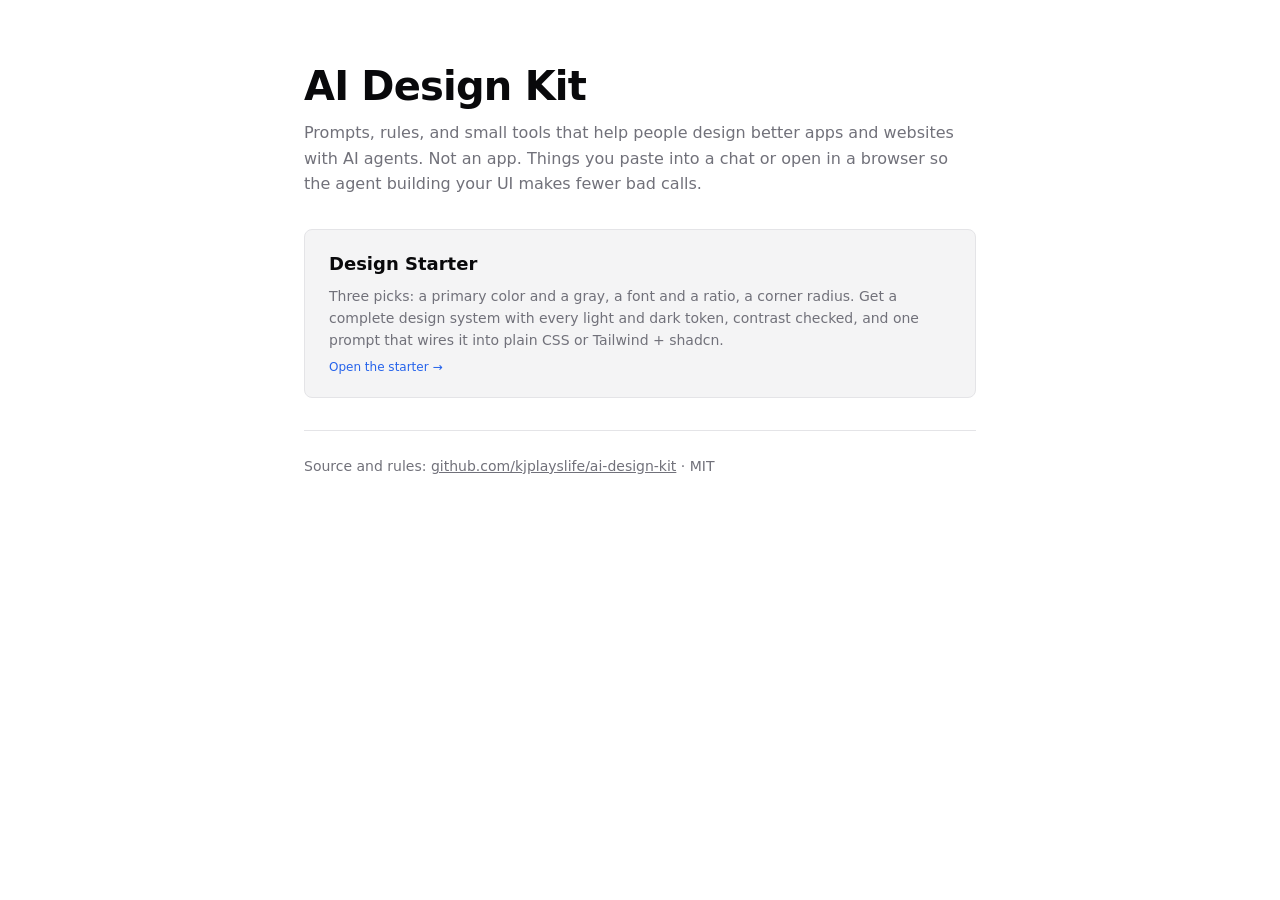
<file: index.html>
<!doctype html>
<html lang="en">
<head>
<meta charset="utf-8">
<meta name="viewport" content="width=device-width, initial-scale=1">
<title>AI Design Kit</title>
<meta name="description" content="Prompts, rules, and small tools that help people design better apps and websites with AI agents.">
<style>
  :root { --bg: #ffffff; --text: #09090b; --text2: #71717a; --border: #e4e4e7; --muted: #f4f4f5; --brand: #2563eb; }
  @media (prefers-color-scheme: dark) { :root { --bg: #09090b; --text: #fafafa; --text2: #a1a1aa; --border: #27272a; --muted: #18181b; --brand: #3b82f6; } }
  * { box-sizing: border-box; }
  body { margin: 0; background: var(--bg); color: var(--text); font: 16px/1.6 Inter, ui-sans-serif, system-ui, sans-serif; -webkit-font-smoothing: antialiased; }
  .page { max-width: 720px; margin: 0 auto; padding: 64px 24px 96px; display: grid; gap: 32px; }
  h1 { font-size: 40px; margin: 0; letter-spacing: -0.02em; line-height: 1.1; }
  h2 { font-size: 18px; margin: 0; font-weight: 600; }
  p { margin: 0; max-width: 65ch; }
  .muted { color: var(--text2); }
  .tools { display: grid; gap: 12px; }
  a.tool { display: grid; gap: 6px; padding: 20px 24px; border: 1px solid var(--border); border-radius: 8px; background: var(--muted); color: inherit; text-decoration: none; }
  a.tool:hover { border-color: var(--text2); }
  a.tool span { font-size: 14px; color: var(--text2); }
  a.tool small { font-size: 12px; color: var(--brand); }
  footer { font-size: 14px; color: var(--text2); border-top: 1px solid var(--border); padding-top: 24px; }
  footer a { color: inherit; }
</style>
</head>
<body>
<div class="page">
  <header>
    <h1>AI Design Kit</h1>
    <p class="muted" style="margin-top:12px">Prompts, rules, and small tools that help people design better apps and websites with AI agents. Not an app. Things you paste into a chat or open in a browser so the agent building your UI makes fewer bad calls.</p>
  </header>
  <section class="tools">
    <a class="tool" href="tools/design-starter/">
      <h2>Design Starter</h2>
      <span>Three picks: a primary color and a gray, a font and a ratio, a corner radius. Get a complete design system with every light and dark token, contrast checked, and one prompt that wires it into plain CSS or Tailwind + shadcn.</span>
      <small>Open the starter →</small>
    </a>
  </section>
  <footer>Source and rules: <a href="https://github.com/kjplayslife/ai-design-kit">github.com/kjplayslife/ai-design-kit</a> · MIT</footer>
</div>
</body>
</html>
</file>
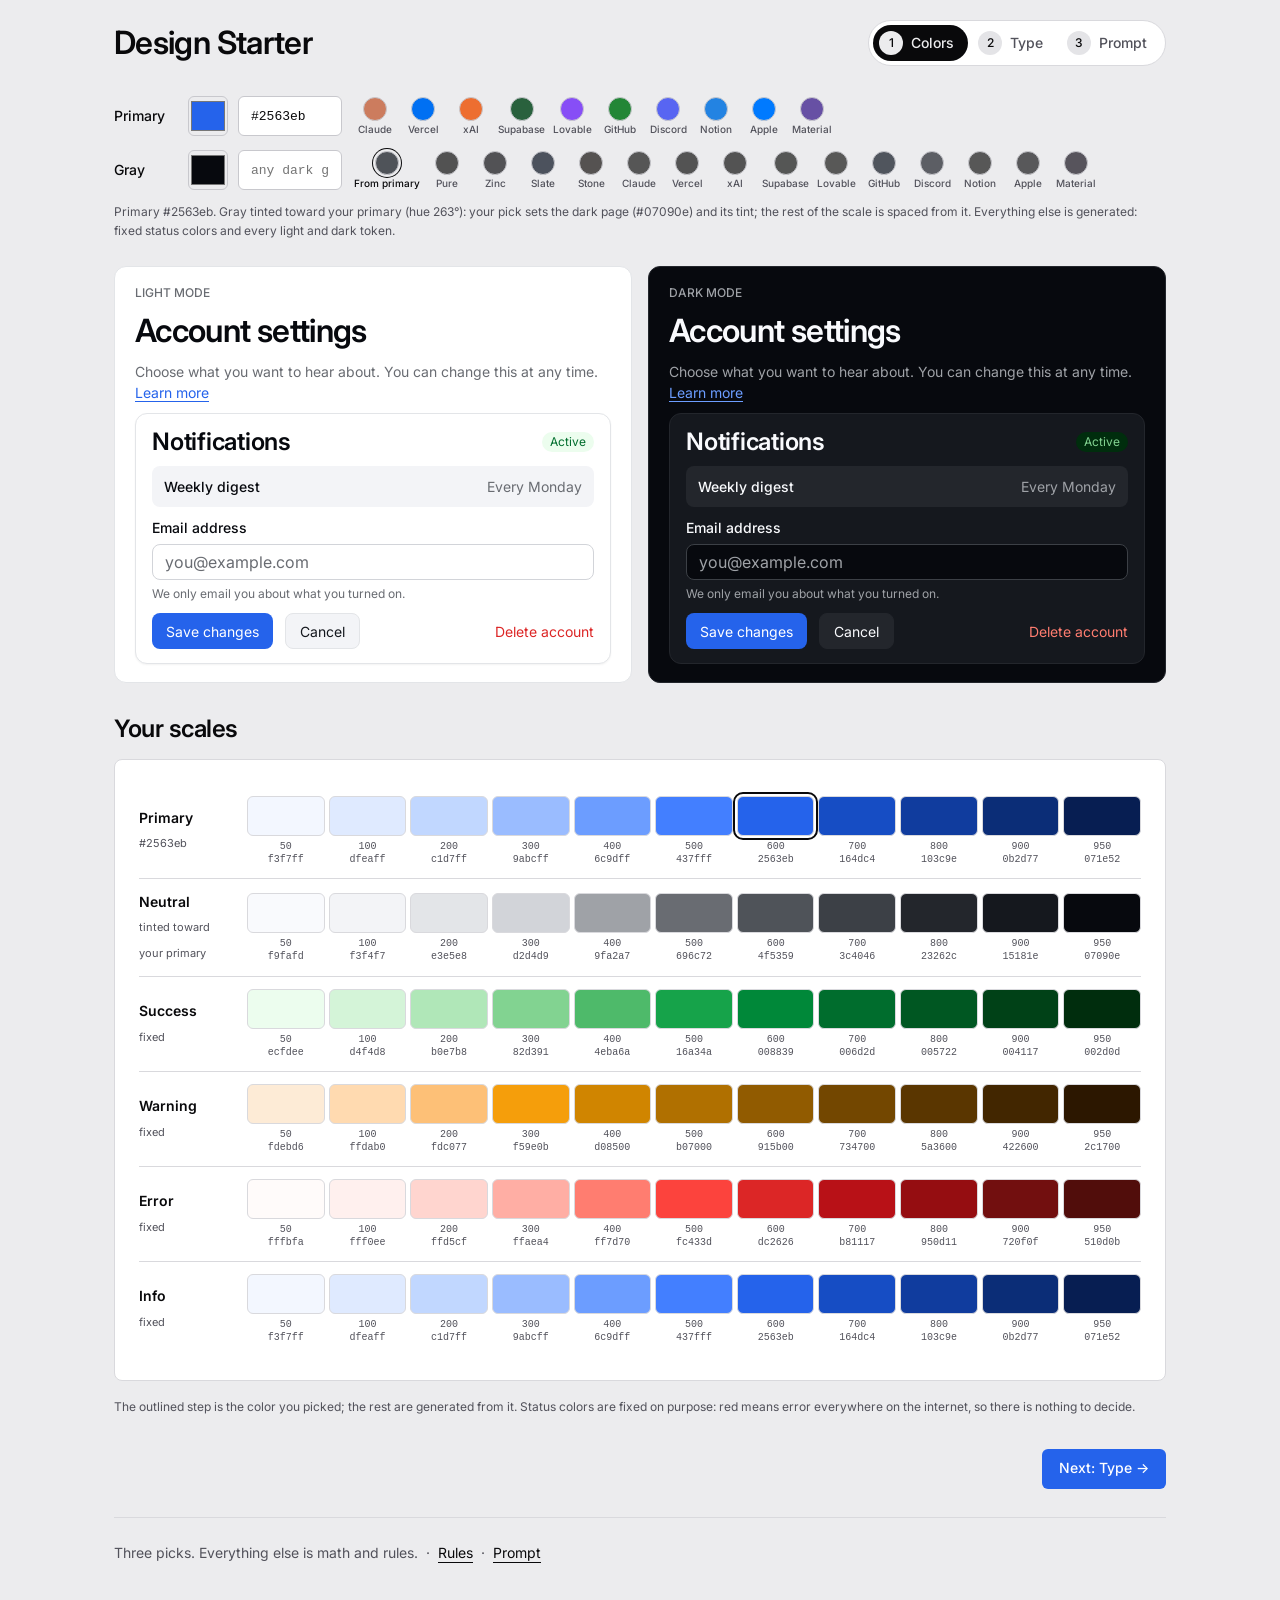
<file: tools/design-starter/index.html>
<!doctype html>
<html lang="en">
<head>
<meta charset="utf-8">
<meta name="viewport" content="width=device-width, initial-scale=1">
<title>Design Starter</title>
<meta name="description" content="Three picks: a primary color and a gray, a font and a ratio, a corner radius. Get a complete design system and one prompt that wires it into your app.">
<link rel="preconnect" href="https://fonts.googleapis.com">
<link rel="preconnect" href="https://fonts.gstatic.com" crossorigin>
<link rel="stylesheet" href="https://fonts.googleapis.com/css2?family=Inter:wght@400;500;600;700&family=Geist:wght@400;500;600;700&family=DM+Sans:wght@400;500;600;700&family=Manrope:wght@400;500;600;700&family=Plus+Jakarta+Sans:wght@400;500;600;700&family=Figtree:wght@400;500;600;700&family=IBM+Plex+Sans:wght@400;500;600;700&family=Source+Sans+3:wght@400;500;600;700&display=swap">
<style>
  :root {
    --bg: #ececee; --card: #ffffff; --muted: #f4f4f5; --hover: #e4e4e7; --border: #d9d9dd; --border2: #c8c8cd;
    --text: #09090b; --text2: #52525b;
    --brand: #2563eb; --brand-fg: #ffffff;
    --ok: #16a34a; --warn: #d97706; --bad: #dc2626;
    --radius: 8px;
    --pick: "Inter", ui-sans-serif, system-ui, sans-serif;
  }
  * { box-sizing: border-box; }
  html { -webkit-font-smoothing: antialiased; }
  body { margin: 0; background: var(--bg); color: var(--text); font: 16px/1.6 Inter, ui-sans-serif, system-ui, -apple-system, "Segoe UI", Roboto, sans-serif; }
  a { color: var(--text); text-decoration: underline; text-underline-offset: 4px; }
  code, .mono { font-family: ui-monospace, "SF Mono", Menlo, Consolas, monospace; font-size: 13px; }
  h1, h2, h3 { margin: 0; letter-spacing: -0.02em; font-weight: 600; line-height: 1.15; }
  h1 { font-size: 32px; }
  h2 { font-size: 24px; }
  h3 { font-size: 16px; letter-spacing: 0; }
  p { margin: 0; max-width: 65ch; }
  .muted { color: var(--text2); }

  .page { max-width: 1100px; margin: 0 auto; padding: 20px 24px 96px; display: grid; gap: 28px; }
  @media (max-width: 640px) { .page { padding: 20px 16px 64px; gap: 28px; } }
  section { display: grid; gap: 16px; }
  .card { background: var(--card); border: 1px solid var(--border); border-radius: var(--radius); padding: 24px; }
  .hint { font-size: 12px; color: var(--text2); }

  /* header + stepper */
  header { display: flex; flex-wrap: wrap; gap: 16px 32px; align-items: center; justify-content: space-between; }
  .steps { display: flex; gap: 4px; background: var(--card); border: 1px solid var(--border); border-radius: 999px; padding: 4px; }
  .steps button { height: 36px; padding: 0 14px 0 6px; border: 0; border-radius: 999px; background: none; color: var(--text2); font-size: 14px; font-weight: 500; display: inline-flex; align-items: center; gap: 8px; cursor: pointer; }
  .steps button .num { width: 24px; height: 24px; border-radius: 50%; display: inline-grid; place-items: center; font-size: 12px; background: var(--hover); color: var(--text); }
  .steps button:hover { color: var(--text); }
  .steps button[aria-current="page"] { background: var(--text); color: var(--bg); }
  .steps button[aria-current="page"] .num { background: var(--bg); color: var(--text); }
  .pg { display: none; gap: 32px; }
  .pg[data-active] { display: grid; }
  .pager { display: flex; justify-content: space-between; gap: 12px; }

  /* controls */
  label { display: block; font-size: 14px; font-weight: 500; margin-bottom: 6px; }
  .field { display: grid; gap: 8px; }
  .row { display: flex; flex-wrap: wrap; gap: 8px; align-items: center; }
  input[type="text"] { height: 40px; padding: 0 12px; border-radius: 6px; border: 1px solid var(--border2); background: var(--card); color: var(--text); font: inherit; font-size: 14px; width: 100%; }
  input.hex { width: 120px; font-family: ui-monospace, Menlo, Consolas, monospace; font-size: 13px; }
  input[type="text"]:focus-visible, button:focus-visible, input[type="color"]:focus-visible { outline: 2px solid var(--brand); outline-offset: 2px; }
  input[type="color"] { width: 40px; height: 40px; padding: 0; border: 1px solid var(--border2); border-radius: 6px; background: none; cursor: pointer; }
  button { height: 40px; padding: 0 16px; border-radius: 6px; border: 1px solid var(--border2); background: var(--card); color: var(--text); font: inherit; font-size: 14px; font-weight: 500; cursor: pointer; }
  button:hover { background: var(--hover); }
  button.primary { background: var(--brand); color: var(--brand-fg); border-color: transparent; }
  button.primary:hover { filter: brightness(1.08); }
  button.sm { height: 32px; padding: 0 12px; font-size: 13px; }
  .seg { display: inline-flex; border: 1px solid var(--border2); border-radius: 6px; overflow: hidden; flex-wrap: wrap; }
  .seg button { border: 0; border-radius: 0; height: auto; min-height: 36px; padding: 6px 12px; line-height: 1.2; background: var(--card); }
  .seg button + button { border-left: 1px solid var(--border2); }
  .seg button[aria-pressed="true"] { background: var(--text); color: var(--bg); }
  .seg button small { display: block; font-size: 11px; font-weight: 400; opacity: .75; margin-top: 2px; }
  .ctl { display: flex; flex-wrap: wrap; gap: 12px 24px; align-items: flex-end; }

  /* split: controls left, light + dark stacked right */
  .split { display: grid; gap: 28px; grid-template-columns: 1fr; align-items: start; }
  .col { display: grid; gap: 20px; }
  @media (min-width: 900px) { .split { grid-template-columns: minmax(0, 1fr) minmax(0, 1fr); gap: 36px; } }
  .pv-wrap.stack { grid-template-columns: 1fr; gap: 12px; }

  /* colors page: one compact row per pick so both previews fit below */
  .crow { display: flex; align-items: center; gap: 8px 10px; flex-wrap: wrap; }
  .crow label { margin: 0; width: 64px; flex: none; }
  .crow input.hex { width: 104px; }
  .crow .sw-row { gap: 0 2px; flex: 1; }
  .crow .swb { min-width: 46px; padding: 3px 2px; gap: 2px; }
  .crow .swb i { width: 24px; height: 24px; }
  .crow .swb span { font-size: 10px; }
  .crow .swb[aria-pressed="true"] i { box-shadow: 0 0 0 2px var(--bg), 0 0 0 3px var(--text); }
  .split .fonts { grid-template-columns: repeat(2, 1fr); }
  @media (max-width: 400px) { .split .fonts { grid-template-columns: 1fr; } }
  .sw-row { display: flex; flex-wrap: wrap; gap: 4px 6px; }
  .swb { display: grid; justify-items: center; gap: 4px; height: auto; padding: 6px 4px; background: none; border: 0; border-radius: 8px; min-width: 56px; }
  .swb:hover { background: var(--hover); }
  .swb i { display: block; width: 32px; height: 32px; border-radius: 50%; border: 1px solid var(--border2); }
  .swb span { font-size: 11px; color: var(--text2); line-height: 1.2; }
  .swb[aria-pressed="true"] i { box-shadow: 0 0 0 2px var(--bg), 0 0 0 4px var(--text); }
  .swb[aria-pressed="true"] span { color: var(--text); }
  .scale-row { display: grid; grid-template-columns: 96px 1fr; gap: 12px; align-items: center; padding: 12px 0; border-bottom: 1px solid var(--border); }
  .scale-row:last-child { border-bottom: 0; }
  .scale-row b { font-weight: 600; font-size: 14px; display: block; }
  .scale-row .sub { font-size: 11px; color: var(--text2); }
  .strip { display: grid; grid-template-columns: repeat(11, 1fr); gap: 4px; }
  .strip .st { display: grid; gap: 4px; justify-items: center; }
  .strip .st i { display: block; width: 100%; height: 40px; border-radius: 6px; border: 1px solid var(--border); }
  .strip .st.anchor i { outline: 2px solid var(--text); outline-offset: 2px; }
  .strip .st span { font-size: 10px; color: var(--text2); font-family: ui-monospace, Menlo, monospace; text-align: center; line-height: 1.3; }
  @media (max-width: 720px) { .scale-row { grid-template-columns: 1fr; gap: 6px; } .strip .st span .hx { display: none; } }

  /* type page */
  .fonts { display: grid; gap: 8px; grid-template-columns: repeat(2, 1fr); }
  @media (min-width: 640px) { .fonts { grid-template-columns: repeat(3, 1fr); } }
  @media (min-width: 900px) { .fonts { grid-template-columns: repeat(5, 1fr); } }
  .font-card { display: grid; grid-template-columns: 40px 1fr; gap: 1px 10px; padding: 9px 11px; height: auto; text-align: left; font-weight: 400; background: var(--card); border: 1px solid var(--border); border-radius: var(--radius); align-items: center; }
  .font-card:hover { background: var(--card); border-color: var(--border2); }
  .font-card[aria-pressed="true"] { border-color: var(--text); box-shadow: 0 0 0 1px var(--text); }
  .font-card .sample { grid-row: 1 / 3; font-size: 26px; line-height: 1; font-weight: 600; letter-spacing: -0.02em; }
  .font-card b { font-weight: 600; font-size: 14px; display: block; white-space: nowrap; overflow: hidden; text-overflow: ellipsis; }
  .font-card .meta { font-size: 11px; color: var(--text2); font-family: Inter, ui-sans-serif, system-ui, sans-serif; line-height: 1.35; }
  .specimen { display: grid; }
  .spec { display: grid; grid-template-columns: 168px 1fr; gap: 16px; align-items: center; padding: 14px 0; border-bottom: 1px solid var(--border); }
  .spec:last-child { border-bottom: 0; }
  .spec .meta { font-size: 12px; color: var(--text2); line-height: 1.5; }
  .spec .meta b { color: var(--text); font-weight: 600; font-size: 13px; }
  .spec .use { display: block; margin-top: 2px; }
  .spec .txt { font-family: var(--pick); overflow-wrap: anywhere; max-width: 65ch; font-size: var(--d); }
  @media (max-width: 720px) { .spec { grid-template-columns: 1fr; gap: 8px; } }
  @media (max-width: 639px) { .spec .txt { font-size: var(--m); } }
  .corner-demo { display: inline-block; width: 22px; height: 22px; border: 2px solid currentColor; border-right: 0; border-bottom: 0; margin-right: 8px; vertical-align: -5px; }

  /* checks */
  .checks { list-style: none; margin: 0; padding: 0; display: grid; gap: 8px; font-size: 14px; }
  .checks li { display: flex; gap: 10px; align-items: flex-start; }
  .dot { flex: none; width: 18px; height: 18px; border-radius: 50%; display: inline-grid; place-items: center; font-size: 11px; font-weight: 600; margin-top: 3px; color: #fff; }
  .dot.ok { background: var(--ok); } .dot.warn { background: var(--warn); } .dot.bad { background: var(--bad); }

  /* preview (shared) */
  .pv-wrap { display: grid; gap: 16px; grid-template-columns: 1fr; }
  @media (min-width: 800px) { .pv-wrap { grid-template-columns: 1fr 1fr; } }
  .pv { padding: 18px 20px; border-radius: 12px; display: grid; gap: 10px; border: 1px solid; font-family: var(--pick); }
  .pv .t { font-size: var(--d); }
  @media (max-width: 639px) { .pv .t { font-size: var(--m); } }
  .pv .pcard { padding: 14px 16px; display: grid; gap: 10px; border: 1px solid; }
  .pv .line { display: flex; justify-content: space-between; align-items: center; padding: 10px 12px; }
  .pv .btn { height: 36px; padding: 0 14px; border: 0; font-weight: 500; display: inline-flex; align-items: center; width: max-content; }
  .pv .inp { height: 36px; display: flex; align-items: center; padding: 0 12px; border: 1px solid; }
  .pv .badge { font-weight: 500; padding: 2px 8px; border-radius: 999px; display: inline-block; }
  .pv .tag { letter-spacing: .08em; text-transform: uppercase; font-weight: 500; }

  /* prompt page */
  .summary { display: grid; gap: 12px; grid-template-columns: repeat(2, 1fr); }
  @media (min-width: 800px) { .summary { grid-template-columns: repeat(5, 1fr); } }
  .sum { display: grid; gap: 6px; padding: 14px; border: 1px solid var(--border); border-radius: var(--radius); background: var(--card); }
  .sum .k { font-size: 11px; letter-spacing: .08em; text-transform: uppercase; color: var(--text2); font-weight: 500; }
  .sum .v { font-weight: 600; font-size: 15px; display: flex; align-items: center; gap: 8px; }
  .sum .v i { width: 18px; height: 18px; border-radius: 50%; border: 1px solid var(--border2); display: inline-block; flex: none; }
  .sum .s { font-size: 12px; color: var(--text2); }
  textarea { width: 100%; min-height: 520px; padding: 12px; border-radius: 6px; border: 1px solid var(--border); background: var(--muted); color: var(--text); font-family: ui-monospace, Menlo, Consolas, monospace; font-size: 12.5px; line-height: 1.5; resize: vertical; }
  .toast { position: fixed; bottom: 24px; left: 50%; transform: translateX(-50%); background: #09090b; color: #fafafa; padding: 10px 16px; border-radius: 6px; font-size: 14px; font-weight: 500; opacity: 0; pointer-events: none; transition: opacity .2s; max-width: 90vw; }
  .toast.show { opacity: 1; }
  footer { border-top: 1px solid var(--border); padding-top: 24px; font-size: 14px; color: var(--text2); }
</style>
</head>
<body>
<div class="page">

  <header>
    <h1>Design Starter</h1>
    <nav class="steps" id="steps" aria-label="Pages">
      <button type="button" data-page="1"><span class="num">1</span>Colors</button>
      <button type="button" data-page="2"><span class="num">2</span>Type</button>
      <button type="button" data-page="3"><span class="num">3</span>Prompt</button>
    </nav>
  </header>

  <!-- ===== PAGE 1 · COLORS ===== -->
  <div class="pg" data-page="1">
    <section style="gap:10px">
      <div class="crow">
        <label for="pHex">Primary</label>
        <input type="color" id="pColor" aria-label="Primary color">
        <input type="text" class="hex" id="pHex" spellcheck="false" aria-label="Primary hex">
        <div class="sw-row" id="brandSw"></div>
      </div>
      <div class="crow">
        <label for="gHex">Gray</label>
        <input type="color" id="gColor" aria-label="Gray color">
        <input type="text" class="hex" id="gHex" spellcheck="false" placeholder="any dark gray" aria-label="Gray hex">
        <div class="sw-row" id="graySw"></div>
      </div>
      <div class="hint" id="colorNote"></div>
      <ul class="checks" id="colorChecks" hidden></ul>
      <div class="pv-wrap" style="margin-top:6px">
        <div class="pv" id="pvLight1"></div>
        <div class="pv" id="pvDark1"></div>
      </div>
    </section>

    <section>
      <h2>Your scales</h2>
      <div class="card"><div id="scales"></div></div>
      <div class="hint">The outlined step is the color you picked; the rest are generated from it. Status colors are fixed on purpose: red means error everywhere on the internet, so there is nothing to decide.</div>
    </section>

    <div class="pager"><span></span><button type="button" class="primary" data-go="2">Next: Type →</button></div>
  </div>

  <!-- ===== PAGE 2 · TYPE ===== -->
  <div class="pg" data-page="2">
    <div class="split">
      <div class="col">
        <div class="field">
          <label style="margin:0">Font</label>
          <div class="fonts" id="fontGrid"></div>
          <div class="row" style="flex-wrap:nowrap">
            <input type="text" id="customFont" placeholder="Or any Google Font, e.g. Space Grotesk" autocomplete="off" aria-label="Any Google Font">
            <button type="button" id="customLoad">Load</button>
          </div>
        </div>
        <div class="ctl">
          <div class="field">
            <label style="margin:0">Ratio</label>
            <div class="seg" id="ratioSeg"></div>
          </div>
          <div class="field">
            <label style="margin:0">Heading weight</label>
            <div class="seg" id="weightSeg">
              <button type="button" data-v="600">600 Semibold<small>Calm. Most apps.</small></button>
              <button type="button" data-v="700">700 Bold<small>Louder. Marketing.</small></button>
            </div>
          </div>
          <div class="field">
            <label style="margin:0">Corners</label>
            <div class="seg" id="radiusSeg"></div>
          </div>
        </div>
        <div class="hint" id="typeNote">One family; headings are the same font, heavier. Body is 16px, fixed. Each heading is the one below it × the ratio, rounded to 4px.</div>
        <ul class="checks" id="typeChecks" hidden></ul>
      </div>
      <div class="pv-wrap stack">
        <div class="pv" id="pvLight2"></div>
        <div class="pv" id="pvDark2"></div>
      </div>
    </div>

    <section>
      <h2>Your scale</h2>
      <div class="card"><div class="specimen" id="specimen"></div></div>
    </section>

    <div class="pager"><button type="button" data-go="1">← Colors</button><button type="button" class="primary" data-go="3">Next: Prompt →</button></div>
  </div>

  <!-- ===== PAGE 3 · PROMPT ===== -->
  <div class="pg" data-page="3">
    <section>
      <div class="summary" id="summary"></div>
    </section>
    <section>
      <h2>Prompt for your agent</h2>
      <p class="muted">One prompt, new project or existing. Paste it into Claude Code, Cursor, or whatever builds your UI. It carries every value and tells the agent to set up the tokens, a DESIGN.md it reads before any UI work, a CLAUDE.md rule, a /design page that shows the whole system live, and a check script. On an existing project it inventories what is there first, then migrates it to the tokens one concern at a time.</p>
      <div class="card" style="display:grid;gap:12px">
        <div class="row" style="justify-content:space-between">
          <div class="field" style="gap:4px">
            <label style="margin:0">What are you building with?</label>
            <div class="seg" id="stackSeg">
              <button type="button" data-v="html">Plain HTML + CSS</button>
              <button type="button" data-v="tailwind">React + Tailwind (shadcn)</button>
            </div>
          </div>
          <div class="row">
            <button type="button" class="sm" id="shareBtn">Copy share link</button>
            <button type="button" class="sm primary" id="copyBtn">Copy prompt</button>
          </div>
        </div>
        <textarea id="exportOut" readonly spellcheck="false" aria-label="Prompt for your agent"></textarea>
      </div>
    </section>
    <div class="pager"><button type="button" data-go="2">← Type</button><span></span></div>
  </div>

  <footer>
    Three picks. Everything else is math and rules. &nbsp;·&nbsp; <a href="RULES.md">Rules</a> &nbsp;·&nbsp; <a href="PROMPT.md">Prompt</a>
  </footer>
</div>
<div class="toast" id="toast" role="status" aria-live="polite"></div>

<script>
const $ = id => document.getElementById(id);
const clamp = (v, a, b) => Math.min(b, Math.max(a, v));
const pad = (s, n) => String(s).padEnd(n);

/* ================= COLOR MATH (sRGB <-> OKLCH) ================= */
function hexToRgb(hex) { const m = /^#?([0-9a-f]{6})$/i.exec(String(hex).trim()); if (!m) return null; const n = parseInt(m[1], 16); return [n >> 16 & 255, n >> 8 & 255, n & 255]; }
const rgbToHex = ([r, g, b]) => '#' + [r, g, b].map(v => v.toString(16).padStart(2, '0')).join('');
const srgbToLin = c => c <= 0.04045 ? c / 12.92 : Math.pow((c + 0.055) / 1.055, 2.4);
const linToSrgb = c => c <= 0.0031308 ? 12.92 * c : 1.055 * Math.pow(c, 1 / 2.4) - 0.055;
function hexToOklch(hex) {
  const [r, g, b] = hexToRgb(hex).map(v => srgbToLin(v / 255));
  const l = Math.cbrt(0.4122214708 * r + 0.5363325363 * g + 0.0514459929 * b);
  const m = Math.cbrt(0.2119034982 * r + 0.6806995451 * g + 0.1073969566 * b);
  const s = Math.cbrt(0.0883024619 * r + 0.2817188376 * g + 0.6299787005 * b);
  const L = 0.2104542553 * l + 0.7936177850 * m - 0.0040720468 * s;
  const a = 1.9779984951 * l - 2.4285922050 * m + 0.4505937099 * s;
  const bb = 0.0259040371 * l + 0.7827717662 * m - 0.8086757660 * s;
  let H = Math.atan2(bb, a) * 180 / Math.PI; if (H < 0) H += 360;
  return { L, C: Math.hypot(a, bb), H };
}
function oklchToLin(L, C, H) {
  const a = C * Math.cos(H * Math.PI / 180), b = C * Math.sin(H * Math.PI / 180);
  const l = (L + 0.3963377774 * a + 0.2158037573 * b) ** 3;
  const m = (L - 0.1055613458 * a - 0.0638541728 * b) ** 3;
  const s = (L - 0.0894841775 * a - 1.2914855480 * b) ** 3;
  return [4.0767416621 * l - 3.3077115913 * m + 0.2309699292 * s, -1.2684380046 * l + 2.6097574011 * m - 0.3413193965 * s, -0.0041960863 * l - 0.7034186147 * m + 1.7076147010 * s];
}
function oklchToHex(L, C, H) {
  const inGamut = v => v.every(x => x >= -0.0005 && x <= 1.0005);
  let rgb = oklchToLin(L, C, H);
  if (!inGamut(rgb)) { let lo = 0, hi = C; for (let i = 0; i < 24; i++) { const mid = (lo + hi) / 2; if (inGamut(oklchToLin(L, mid, H))) lo = mid; else hi = mid; } rgb = oklchToLin(L, lo, H); }
  return rgbToHex(rgb.map(v => Math.round(clamp(linToSrgb(clamp(v, 0, 1)), 0, 1) * 255)));
}
function lum(hex) { const [r, g, b] = hexToRgb(hex).map(v => srgbToLin(v / 255)); return 0.2126 * r + 0.7152 * g + 0.0722 * b; }
function contrast(a, b) { const x = lum(a), y = lum(b); const [hi, lo] = x > y ? [x, y] : [y, x]; return (hi + 0.05) / (lo + 0.05); }
const fmt = r => Math.round(r * 10) / 10;

/* ================= DATA ================= */
const APPS = [
  { name: 'Claude', gray: '#151515', brand: '#cc7c5e' },
  { name: 'Vercel', gray: '#0a0a0a', brand: '#0070f3' },
  { name: 'xAI', gray: '#0a0a0a', brand: '#ed6e30' },
  { name: 'Supabase', gray: '#131413', brand: '#29613d' },
  { name: 'Lovable', gray: '#1d1d1c', brand: '#874ef6' },
  { name: 'GitHub', gray: '#0d1117', brand: '#238636' },
  { name: 'Discord', gray: '#313338', brand: '#5865f2' },
  { name: 'Notion', gray: '#191919', brand: '#2383e2' },
  { name: 'Apple', gray: '#1c1c1e', brand: '#007aff' },
  { name: 'Material', gray: '#141218', brand: '#6750a4' },
];
const GRAYS = [
  { id: 'primary', name: 'From primary' },
  { id: 'pure', name: 'Pure' },
  { id: 'zinc', name: 'Zinc', hex: '#09090b' },
  { id: 'slate', name: 'Slate', hex: '#020617' },
  { id: 'stone', name: 'Stone', hex: '#0c0a09' },
  ...APPS.map(a => ({ id: 'app:' + a.name, name: a.name, hex: a.gray })),
];
const STEPS = [50, 100, 200, 300, 400, 500, 600, 700, 800, 900, 950];
const CHROMA_L = [0.97, 0.93, 0.87, 0.79, 0.70, 0.62, 0.54, 0.46, 0.39, 0.32, 0.25];
const CHROMA_F = [0.15, 0.30, 0.50, 0.72, 0.90, 1.00, 0.97, 0.88, 0.75, 0.60, 0.45];
// Light half of the neutral ladder is fixed (light mode is white either way). The dark half re-spaces between 500 and the page (950),
// whose lightness comes from your pick: a near-black page or a lifted one like Discord's both work.
const NEUTRAL_L = [0.985, 0.967, 0.92, 0.87, 0.71, 0.53];
const DARK_T = [0.23, 0.41, 0.67, 0.82, 1];  // 600..950 as a fraction of the way from 500 down to the page
const PAGE_L_DEFAULT = 0.14, PAGE_L_MIN = 0.10, PAGE_L_MAX = 0.34;  // 0.34 is about Discord; lighter stops being a dark page
const NEUTRAL_F = [0.3, 0.35, 0.45, 0.55, 0.7, 0.85, 1, 1, 1, 1, 1];
const STATUS = [
  { key: 'success', name: 'Success', hex: '#16a34a' },
  { key: 'warning', name: 'Warning', hex: '#f59e0b' },
  { key: 'error', name: 'Error', hex: '#dc2626' },
  { key: 'info', name: 'Info', hex: '#2563eb' },
];
const FALLBACK = 'ui-sans-serif, system-ui, -apple-system, "Segoe UI", Roboto, sans-serif';
const FONTS = [
  { name: 'Inter', note: 'The default. Neutral, made for screens. GitHub, Figma, Linear.' },
  { name: 'Geist', note: "Vercel's font. Cleaner and more technical than Inter." },
  { name: 'DM Sans', note: 'Friendly and round without going soft.' },
  { name: 'Manrope', note: 'Geometric with some personality. Startups.' },
  { name: 'Plus Jakarta Sans', note: 'Warm and modern. Holds up at big sizes.' },
  { name: 'Figtree', note: 'Rounded and approachable. Consumer apps.' },
  { name: 'IBM Plex Sans', note: 'A little industrial. Dashboards and docs.' },
  { name: 'Source Sans 3', note: 'Quiet and classic. Gets out of the way.' },
  { name: 'System', note: 'No download. Looks native on every device. Fastest.', system: true },
];
const RATIOS = [
  { v: 1.2, name: 'Minor third', label: 'Tight', use: 'Dense apps' },
  { v: 1.25, name: 'Major third', label: 'Balanced', use: 'Most apps' },
  { v: 1.333, name: 'Perfect fourth', label: 'Bold', use: 'Marketing pages' },
];
const RADII = [
  { id: 'sharp', name: 'Sharp', md: 4, lg: 6, use: 'Linear, Vercel' },
  { id: 'soft', name: 'Soft', md: 8, lg: 12, use: 'Most apps' },
  { id: 'round', name: 'Round', md: 12, lg: 16, use: 'Consumer apps' },
];
const BASE = 16;
const SAMPLES = {
  h1: 'Build apps that look finished', h2: 'Account settings', h3: 'Notifications', h4: 'Email preferences', h5: 'Weekly digest', h6: 'Delivery',
  'body-lg': 'Everything on this screen comes from one font and one ratio. Change either and the whole app follows.',
  body: 'Your changes are saved automatically. You can undo any change from the history panel for thirty days.',
  'body-sm': 'Last synced 2 minutes ago · 14 items · Save changes',
  caption: 'Helper text sits under the field it explains. Timestamps and legal text live here too.',
};
const USES = {
  h1: 'Hero and page titles on marketing pages', h2: 'Page title inside the app', h3: 'Section titles, dialog titles',
  h4: 'Card titles', h5: 'Small headings, table titles', h6: 'Group labels, sidebar sections',
  'body-lg': 'Intro paragraphs, empty states', body: 'Paragraphs, inputs, list items',
  'body-sm': 'Labels, buttons, table cells, nav. Weight 500 for labels and buttons', caption: 'Helper text, timestamps. Uppercase +0.08em for eyebrows',
};

/* ================= STATE ================= */
const state = { primary: '#2563eb', gray: 'primary', font: 'Inter', custom: '', ratio: 1.25, hw: 600, radius: 'soft', stack: 'tailwind', page: 1 };

/* ================= COLORS ================= */
function chromaScale(hex) {
  const { L, C, H } = hexToOklch(hex);
  let k = 0; CHROMA_L.forEach((l, i) => { if (Math.abs(l - L) < Math.abs(CHROMA_L[k] - L)) k = i; });
  const d = L - CHROMA_L[k], base = C / CHROMA_F[k];
  return STEPS.map((step, i) => ({ step, anchor: i === k, hex: i === k ? hex.toLowerCase() : oklchToHex(clamp(CHROMA_L[i] + d, 0.12, 0.99), base * CHROMA_F[i], H) }));
}
function grayTint() {
  if (state.gray === 'pure') return { C: 0, H: 0, L: PAGE_L_DEFAULT, label: 'pure, no tint' };
  if (state.gray === 'primary') { const { C, H } = hexToOklch(state.primary); if (C < 0.03) return { C: 0, H: 0, L: PAGE_L_DEFAULT, label: 'pure gray (your primary has no hue to borrow)' }; return { C: 0.012, H, L: PAGE_L_DEFAULT, label: `tinted toward your primary (hue ${Math.round(H)}°)` }; }
  const g = GRAYS.find(x => x.id === state.gray);
  const hex = g ? g.hex : state.gray;
  const { L, C, H } = hexToOklch(hex);
  const c = Math.min(C, 0.02), l = clamp(L, PAGE_L_MIN, PAGE_L_MAX);
  const lift = l > 0.30 ? ', lifted page' : l > 0.20 ? ', soft page' : '';
  const clampNote = L > PAGE_L_MAX ? ' (pulled down to stay a dark page)' : '';
  return { C: c, H, L: l, label: `${g ? 'like ' + g.name : 'from ' + hex} (hue ${Math.round(H)}°${c < 0.004 ? ', practically pure' : ''}${lift}${clampNote})` };
}
function neutralScale() {
  const { C, H, L } = grayTint();
  const L500 = NEUTRAL_L[5];
  const ladder = [...NEUTRAL_L, ...DARK_T.map(t => L500 - t * (L500 - L))];
  return STEPS.map((step, i) => ({ step, hex: oklchToHex(ladder[i], C * NEUTRAL_F[i], H) }));
}
const at = (S, step) => S.find(x => x.step === step).hex;
function buildTokens() {
  const P = chromaScale(state.primary), N = neutralScale();
  const S = Object.fromEntries(STATUS.map(s => [s.key, chromaScale(s.hex)]));
  const n = s => at(N, s), p = s => at(P, s);
  const neutralBrand = hexToOklch(state.primary).C < 0.03;
  const idx = s => STEPS.indexOf(s), hx = i => P[i].hex, ink = n(950), white = '#ffffff';
  const passes = (bg, fg) => contrast(bg, fg) >= 4.5;
  const a = P.findIndex(x => x.anchor);
  const s = Math.max(a, idx(500));
  let pl, plFg;
  const bright = a <= idx(400) && passes(hx(a), ink);
  if (bright) { pl = hx(a); plFg = ink; }
  else if (passes(hx(s), white)) { pl = hx(s); plFg = white; }
  else if (s + 1 < P.length && passes(hx(s + 1), white)) { pl = hx(s + 1); plFg = white; }
  else if (passes(hx(s), ink)) { pl = hx(s); plFg = ink; }
  else { let i = s; while (i < P.length - 1 && !passes(hx(i), white)) i++; pl = hx(i); plFg = white; }
  let pd, pdFg;
  if (bright) { pd = hx(a); pdFg = ink; }
  else if (passes(p(500), white)) { pd = p(500); pdFg = white; }
  else if (passes(p(600), white) && contrast(p(600), n(950)) >= 1.5) { pd = p(600); pdFg = white; }
  else if (passes(p(500), ink)) { pd = p(500); pdFg = ink; }
  else { pd = p(400); pdFg = ink; }
  let ll = [600, 700, 800].map(p).find(h => passes(h, white)) || p(800);
  let ld = [400, 300, 200].map(p).find(h => passes(h, n(950)) && passes(h, n(900))) || p(200);
  if (neutralBrand) { pl = n(950); plFg = white; pd = n(50); pdFg = n(950); ll = n(950); ld = n(50); }
  const st = (key, mode) => {
    const sc = S[key]; const bg = mode === 'light' ? at(sc, 600) : at(sc, 500);
    // status text is text: on dark it steps lighter until it passes on both page and card (a lifted page needs 300)
    const text = mode === 'light' ? at(sc, 600) : ([400, 300, 200].map(s => at(sc, s)).find(h => passes(h, n(950)) && passes(h, n(900))) || at(sc, 200));
    return { bg, fg: passes(bg, white) ? white : ink, soft: mode === 'light' ? at(sc, 50) : at(sc, 950), softFg: mode === 'light' ? at(sc, 700) : at(sc, 300), text };
  };
  const mutedFgLight = [500, 600].map(n).find(h => passes(h, white) && passes(h, n(100))) || n(600);
  const mutedFgDark = [400, 300, 200].map(n).find(h => passes(h, n(950)) && passes(h, n(900))) || n(200);
  const light = { background: white, foreground: n(950), card: white, popover: white, primary: pl, primaryFg: plFg, link: ll, secondary: n(100), secondaryFg: n(900), muted: n(100), mutedFg: mutedFgLight, accent: n(100), accentFg: n(900), border: n(200), input: n(300), ring: pl, shadow: '0 1px 2px 0 rgb(0 0 0 / .05)', status: Object.fromEntries(STATUS.map(x => [x.key, st(x.key, 'light')])) };
  const dark = { background: n(950), foreground: n(50), card: n(900), popover: n(900), primary: pd, primaryFg: pdFg, link: ld, secondary: n(800), secondaryFg: n(50), muted: n(800), mutedFg: mutedFgDark, accent: n(800), accentFg: n(50), border: n(800), input: n(700), ring: pd, shadow: 'none', status: Object.fromEntries(STATUS.map(x => [x.key, st(x.key, 'dark')])) };
  return { P, N, S, light, dark, neutralBrand };
}
function contrastRows(T) {
  const rows = [];
  const add = (mode, name, fg, bg, need) => rows.push({ mode, name, fg, bg, need, ratio: contrast(fg, bg) });
  for (const mode of ['light', 'dark']) {
    const m = T[mode];
    add(mode, 'Main text on page', m.foreground, m.background, 4.5);
    add(mode, 'Main text on card', m.foreground, m.card, 4.5);
    add(mode, 'Secondary text on page', m.mutedFg, m.background, 4.5);
    add(mode, 'Secondary text on muted', m.mutedFg, m.muted, 4.5);
    add(mode, 'Text on primary button', m.primaryFg, m.primary, 4.5);
    add(mode, 'Link on page', m.link, m.background, 4.5);
    add(mode, 'Link on card', m.link, m.card, 4.5);
    add(mode, 'Border on page', m.border, m.background, 1.2);
    for (const s of STATUS) { add(mode, `${s.name} text on page`, m.status[s.key].text, m.background, 4.5); add(mode, `Text on ${s.name.toLowerCase()} soft`, m.status[s.key].softFg, m.status[s.key].soft, 4.5); }
  }
  return rows;
}

/* ================= TYPE ================= */
const fontName = () => state.font === 'custom' ? state.custom : state.font;
const isSystem = () => state.font === 'System';
const fontStack = () => isSystem() ? FALLBACK : `"${fontName()}", ${FALLBACK}`;
const googleHref = n => `https://fonts.googleapis.com/css2?family=${n.trim().replace(/\s+/g, '+')}:wght@400;500;600;700&display=swap`;
const rem = px => String(+(px / 16).toFixed(4));
const r4 = x => Math.max(12, Math.round(x / 4) * 4);
const tracking = px => px >= 32 ? '-0.02em' : px >= 24 ? '-0.01em' : '0';
function buildScale() {
  const r = state.ratio;
  const h = n => r4(BASE * Math.pow(r, n));
  const heads = [['h1', h(6)], ['h2', h(5)], ['h3', h(4)], ['h4', h(3)], ['h5', h(2)], ['h6', h(1)]];
  const rows = heads.map(([key, px], i) => ({ key, px, mobile: i < 3 ? heads[i + 1][1] : px, kind: 'heading', lh: 1.2, weight: state.hw, tracking: tracking(px) }));
  rows.push(
    { key: 'body-lg', px: 18, mobile: 18, kind: 'body', lh: 1.5, weight: 400, tracking: '0' },
    { key: 'body', px: 16, mobile: 16, kind: 'body', lh: 1.5, weight: 400, tracking: '0' },
    { key: 'body-sm', px: 14, mobile: 14, kind: 'body', lh: 1.5, weight: 400, tracking: '0' },
    { key: 'caption', px: 12, mobile: 12, kind: 'body', lh: 1.4, weight: 400, tracking: '0' },
  );
  rows.forEach(r => { r.use = USES[r.key]; r.sample = SAMPLES[r.key]; });
  return rows;
}
const byKey = (rows, k) => rows.find(r => r.key === k);
const radius = () => RADII.find(r => r.id === state.radius) || RADII[1];

/* ================= RENDER: static ================= */
function renderStatic() {
  $('brandSw').innerHTML = APPS.map(a => `<button type="button" class="swb" data-brand="${a.brand}" title="${a.brand}"><i style="background:${a.brand}"></i><span>${a.name}</span></button>`).join('');
  $('graySw').innerHTML = GRAYS.map(g => `<button type="button" class="swb" data-gray="${g.id}"><i data-i></i><span>${g.name}</span></button>`).join('');
  $('fontGrid').innerHTML = FONTS.map(f => `<button type="button" class="font-card" data-f="${f.name}"><span class="sample">Ag</span><b>${f.name}</b><span class="meta">${f.note}</span></button>`).join('');
  document.querySelectorAll('#fontGrid .font-card').forEach(b => { const f = FONTS.find(x => x.name === b.dataset.f); b.style.fontFamily = f.system ? FALLBACK : `"${f.name}", ${FALLBACK}`; });
  $('ratioSeg').innerHTML = RATIOS.map(r => `<button type="button" data-v="${r.v}" title="${r.name}">${r.label} · ${r.v}<small>${r.use}</small></button>`).join('');
  $('radiusSeg').innerHTML = RADII.map(r => `<button type="button" data-v="${r.id}">${r.name} · ${r.md}px<small>${r.use}</small></button>`).join('');
}

/* ================= RENDER: controls ================= */
function renderControls(T) {
  // colors
  $('pColor').value = state.primary;
  if (document.activeElement !== $('pHex')) $('pHex').value = state.primary;
  document.querySelectorAll('#brandSw .swb').forEach(b => b.setAttribute('aria-pressed', b.dataset.brand.toLowerCase() === state.primary.toLowerCase()));
  const saved = state.gray;
  document.querySelectorAll('#graySw .swb').forEach(b => { state.gray = b.dataset.gray; b.querySelector('[data-i]').style.background = at(neutralScale(), 600); b.setAttribute('aria-pressed', b.dataset.gray === saved); });
  state.gray = saved;
  const customGray = !GRAYS.some(g => g.id === state.gray);
  $('gColor').value = customGray ? state.gray : at(T.N, 950);
  if (document.activeElement !== $('gHex')) $('gHex').value = customGray ? state.gray : '';
  $('colorNote').textContent = `Primary ${state.primary}. Gray ${grayTint().label}: your pick sets the dark page (${at(T.N, 950)}) and its tint; the rest of the scale is spaced from it. Everything else is generated: fixed status colors and every light and dark token.`;
  // type
  document.querySelectorAll('#fontGrid .font-card').forEach(b => b.setAttribute('aria-pressed', state.font === b.dataset.f));
  document.querySelectorAll('#ratioSeg button').forEach(b => b.setAttribute('aria-pressed', +b.dataset.v === state.ratio));
  document.querySelectorAll('#weightSeg button').forEach(b => b.setAttribute('aria-pressed', +b.dataset.v === state.hw));
  document.querySelectorAll('#radiusSeg button').forEach(b => b.setAttribute('aria-pressed', b.dataset.v === state.radius));
  if (state.font === 'custom') { $('customFont').value = state.custom; $('typeNote').textContent = `Using ${state.custom} from Google Fonts. Body is 16px, fixed. Each heading is the one below it × the ratio, rounded to 4px.`; }
  else if (document.activeElement !== $('customFont')) $('customFont').value = '';
  document.documentElement.style.setProperty('--pick', fontStack());
  // prompt
  document.querySelectorAll('#stackSeg button').forEach(b => b.setAttribute('aria-pressed', b.dataset.v === state.stack));
  // pages
  document.querySelectorAll('#steps button').forEach(b => { if (+b.dataset.page === state.page) b.setAttribute('aria-current', 'page'); else b.removeAttribute('aria-current'); });
  document.querySelectorAll('.pg').forEach(p => { if (+p.dataset.page === state.page) p.setAttribute('data-active', ''); else p.removeAttribute('data-active'); });
}

/* ================= RENDER: checks ================= */
const li = (k, t) => `<li><span class="dot ${k}">!</span><span>${t}</span></li>`;
function renderColorChecks(T, rows) {
  const items = [];
  const { H, C } = hexToOklch(state.primary);
  if (T.neutralBrand) items.push(li('warn', `Your primary is almost gray, so buttons go black on light and white on dark (the Vercel / Claude look). Links use the main text color. Pick a more saturated color if you want a colored button.`));
  else {
    if (H > 15 && H < 45 && C > 0.08) items.push(li('warn', `Your primary is red-orange, the same family as the error color. Users will read your buttons as warnings. Consider a different hue, or accept that Delete and Save will look alike.`));
    if (T.light.primaryFg !== '#ffffff') items.push(li('warn', `White text does not pass on your primary without making it muddy, so buttons get dark text (${T.light.primaryFg}). Yellow, lime, cyan, and terracotta brands do this. It works, it just looks different from what you may expect.`));
    else if (T.dark.primaryFg !== '#ffffff') items.push(li('warn', `On dark, white text does not pass on your primary, so the button uses dark text (${T.dark.primaryFg}) there. That is the Vercel look and it is fine.`));
  }
  rows.filter(r => r.ratio < r.need).forEach(f => items.push(li(f.ratio < f.need * 0.8 ? 'bad' : 'warn', `${f.mode === 'light' ? 'Light' : 'Dark'}: ${f.name} is ${fmt(f.ratio)}:1, needs ${f.need}:1.`)));
  $('colorChecks').innerHTML = items.join(''); $('colorChecks').hidden = !items.length;
}
function renderTypeChecks(rows) {
  const items = [];
  const h1 = byKey(rows, 'h1'), h2 = byKey(rows, 'h2');
  const heads = rows.filter(r => r.kind === 'heading');
  if (heads.some((r, i) => i && heads[i - 1].px === r.px)) items.push(li('bad', 'Two heading sizes rounded to the same value. Pick a bigger ratio.'));
  if (h1.px >= 64) items.push(li('warn', `h1 is ${h1.px}px. Right for a landing page hero, too big for a screen inside an app. Inside the app, page titles are h2 (${h2.px}px).`));
  $('typeChecks').innerHTML = items.join(''); $('typeChecks').hidden = !items.length;
}

/* ================= RENDER: shared preview ================= */
function previewHtml(m, label, rows) {
  const R = radius();
  const t = k => { const r = byKey(rows, k); return `--d:${r.px}px;--m:${r.mobile}px;line-height:${r.lh};font-weight:${r.weight};letter-spacing:${r.tracking}`; };
  const s = m.status;
  return `
    <div style="display:grid;gap:10px">
      <div class="tag t" style="${t('caption')};font-weight:500;color:${m.mutedFg}">${label}</div>
      <div class="t" style="${t('h4')}">Account settings</div>
      <p class="t" style="${t('body-sm')};color:${m.mutedFg}">Choose what you want to hear about. You can change this at any time. <a style="color:${m.link};text-decoration:underline;text-underline-offset:3px">Learn more</a></p>
      <div class="pcard" style="background:${m.card};border-color:${m.border};box-shadow:${m.shadow};border-radius:${R.lg}px">
        <div style="display:flex;justify-content:space-between;align-items:center;gap:12px"><div class="t" style="${t('h5')}">Notifications</div><span class="badge t" style="${t('caption')};background:${s.success.soft};color:${s.success.softFg}">Active</span></div>
        <div class="line t" style="${t('body-sm')};background:${m.muted};border-radius:${R.md}px"><span style="font-weight:500">Weekly digest</span><span style="color:${m.mutedFg}">Every Monday</span></div>
        <div>
          <div class="t" style="${t('body-sm')};font-weight:500;margin-bottom:6px">Email address</div>
          <div class="inp t" style="${t('body')};background:${m.background};border-color:${m.input};color:${m.mutedFg};border-radius:${R.md}px">you@example.com</div>
          <div class="t" style="${t('caption')};color:${m.mutedFg};margin-top:6px">We only email you about what you turned on.</div>
        </div>
        <div style="display:flex;gap:12px;align-items:center;flex-wrap:wrap">
          <div class="btn t" style="${t('body-sm')};background:${m.primary};color:${m.primaryFg};border-radius:${R.md}px">Save changes</div>
          <div class="btn t" style="${t('body-sm')};background:${m.secondary};color:${m.secondaryFg};border:1px solid ${m.border};border-radius:${R.md}px">Cancel</div>
          <span class="t" style="${t('body-sm')};color:${s.error.text};margin-left:auto">Delete account</span>
        </div>
      </div>
    </div>`;
}
function renderPreviews(T, rows) {
  for (const [id, mode, label] of [['pvLight1', 'light', 'Light mode'], ['pvDark1', 'dark', 'Dark mode'], ['pvLight2', 'light', 'Light mode'], ['pvDark2', 'dark', 'Dark mode']]) {
    const m = T[mode], el = $(id);
    el.style.background = m.background; el.style.borderColor = m.border; el.style.color = m.foreground;
    el.innerHTML = previewHtml(m, label, rows);
  }
}

/* ================= RENDER: scales + specimen + summary ================= */
function strip(S, showAnchor) {
  return `<div class="strip">${S.map(x => `<div class="st${showAnchor && x.anchor ? ' anchor' : ''}"><i style="background:${x.hex}"></i><span>${x.step}<br><span class="hx">${x.hex.slice(1)}</span></span></div>`).join('')}</div>`;
}
function renderScales(T) {
  const rows = [['Primary', state.primary, strip(T.P, true)], ['Neutral', grayTint().label.split(' (')[0], strip(T.N, false)], ...STATUS.map(s => [s.name, 'fixed', strip(T.S[s.key], false)])];
  $('scales').innerHTML = rows.map(([name, sub, html]) => `<div class="scale-row"><div><b>${name}</b><span class="sub">${sub}</span></div>${html}</div>`).join('');
}
function renderSpecimen(rows) {
  $('specimen').innerHTML = rows.map(r => `
    <div class="spec">
      <div class="meta"><b>${r.key}</b><br><span class="mono">${r.px}px · lh ${r.lh} · ${r.weight}${r.tracking !== '0' ? ' · ' + r.tracking : ''}${r.mobile !== r.px ? ` · mobile ${r.mobile}px` : ''}</span><span class="use">${r.use}</span></div>
      <div class="txt" style="--d:${r.px}px;--m:${r.mobile}px;line-height:${r.lh};font-weight:${r.weight};letter-spacing:${r.tracking}">${r.sample}</div>
    </div>`).join('');
}
function renderSummary(T) {
  const R = radius(), ratio = RATIOS.find(x => x.v === state.ratio);
  const items = [
    ['Primary', `<i style="background:${state.primary}"></i>${state.primary}`, T.neutralBrand ? 'neutral brand' : `${T.light.primary} / ${T.dark.primary} on buttons`],
    ['Gray', `<i style="background:${at(T.N, 700)}"></i>${(GRAYS.find(g => g.id === state.gray) || { name: state.gray }).name}`, grayTint().label.split(' (')[0]],
    ['Font', `<span style="font-family:var(--pick)">${fontName()}</span>`, `headings ${state.hw}`],
    ['Ratio', `${ratio.label} · ${ratio.v}`, ratio.name],
    ['Corners', `${R.name} · ${R.md}px`, `${R.lg}px on cards`],
  ];
  $('summary').innerHTML = items.map(([k, v, s]) => `<div class="sum"><div class="k">${k}</div><div class="v">${v}</div><div class="s">${s}</div></div>`).join('');
}

/* ================= EXPORT ================= */
function shareLink() {
  const q = new URLSearchParams({ p: state.primary.slice(1), g: state.gray.replace('#', 'hex:'), f: fontName(), r: state.ratio, hw: state.hw, radius: state.radius, stack: state.stack });
  return location.origin + location.pathname + '#' + q.toString();
}
function exportPrompt(T, crows, rows) {
  const { light: l, dark: d, P, N, S } = T;
  const R = radius(), ratio = RATIOS.find(x => x.v === state.ratio);
  const name = fontName(), g = isSystem() ? null : name, stack = fontStack();
  const h = k => byKey(rows, k);
  const fails = crows.filter(r => r.ratio < r.need);
  const list = sc => sc.map(x => `${x.step} ${x.hex}`).join('  ');
  const tok = m => [
    ['--background', m.background], ['--foreground', m.foreground],
    ['--card', m.card], ['--card-foreground', m.foreground],
    ['--popover', m.popover], ['--popover-foreground', m.foreground],
    ['--primary', m.primary], ['--primary-foreground', m.primaryFg], ['--link', m.link],
    ['--secondary', m.secondary], ['--secondary-foreground', m.secondaryFg],
    ['--muted', m.muted], ['--muted-foreground', m.mutedFg],
    ['--accent', m.accent], ['--accent-foreground', m.accentFg],
    ['--destructive', m.status.error.bg], ['--destructive-foreground', m.status.error.fg],
    ['--border', m.border], ['--input', m.input], ['--ring', m.ring],
    ...STATUS.filter(s => s.key !== 'error').flatMap(s => [[`--${s.key}`, m.status[s.key].bg], [`--${s.key}-foreground`, m.status[s.key].fg]]),
    ...STATUS.flatMap(s => [[`--${s.key}-soft`, m.status[s.key].soft], [`--${s.key}-soft-foreground`, m.status[s.key].softFg], [`--${s.key}-text`, m.status[s.key].text]]),
  ];
  const block = (m, indent = '  ') => tok(m).map(([k, v]) => `${indent}${pad(k + ':', 28)}${v};`).join('\n');
  const jobs = [
    ['page background', l.background, d.background], ['card / dialog', l.card, d.card], ['muted fill, rows, inputs', l.muted, d.muted], ['hover fill', l.accent, d.accent],
    ['border / divider', l.border, d.border], ['input border', l.input, d.input], ['focus ring', l.ring, d.ring], ['secondary text', l.mutedFg, d.mutedFg], ['main text', l.foreground, d.foreground],
    ['primary (buttons, focus)', l.primary, d.primary], ['text on primary', l.primaryFg, d.primaryFg], ['link text', l.link, d.link],
    ...STATUS.map(s => [`${s.name.toLowerCase()} fill / text on it`, `${l.status[s.key].bg} / ${l.status[s.key].fg}`, `${d.status[s.key].bg} / ${d.status[s.key].fg}`]),
    ...STATUS.map(s => [`${s.name.toLowerCase()} soft bg / text on it`, `${l.status[s.key].soft} / ${l.status[s.key].softFg}`, `${d.status[s.key].soft} / ${d.status[s.key].softFg}`]),
  ].map(([j, a, b]) => `  ${pad(j, 32)}${pad(a, 20)}→ ${b}`).join('\n');
  const table = rows.map(r => `  ${pad(r.key, 9)}${pad(r.px + 'px', 8)}${pad(r.mobile + 'px', 8)}${pad(r.lh, 6)}${pad(r.weight, 7)}${r.tracking}`).join('\n');
  const links = g ? `<link rel="preconnect" href="https://fonts.googleapis.com">\n<link rel="preconnect" href="https://fonts.gstatic.com" crossorigin>\n<link rel="stylesheet" href="${googleHref(g)}">` : '';
  const wrongBold = state.hw === 600 ? 'font-bold' : 'font-semibold';
  const sm = Math.max(2, R.md - 4);
  const tw = state.stack === 'tailwind';
  const tokenFile = tw ? 'globals.css' : 'styles.css';
  const guide = tw ? 'the /design route (app/design/page.tsx in Next.js, or a /design route in your router)' : 'design.html at the project root';
  const checkCmd = tw ? 'npm run design:check' : 'sh design-check.sh';

  /* ---------- the system (same in both stacks) ---------- */
  const system = `═══ COLORS ═══

MY PRIMARY
  ${state.primary}${T.neutralBrand ? ' (almost gray, so it is a neutral brand: buttons are black on light and white on dark, links use the main text color)' : `. Buttons: ${l.primary} with ${l.primaryFg} text on light, ${d.primary} with ${d.primaryFg} text on dark. Links are a separate token because text needs more contrast than a fill: ${l.link} on light, ${d.link} on dark.`}
MY GRAY
  ${grayTint().label}. Page is ${d.background} on dark, white on light. Text is ${d.foreground} on dark, ${l.foreground} on light. Never pure black, never pure white for text.

PRIMARY SCALE
  ${list(P)}
NEUTRAL SCALE
  ${list(N)}
STATUS SCALES (fixed)
${STATUS.map(s => `  ${pad(s.name, 9)}${list(S[s.key])}`).join('\n')}

JOBS (light → dark)
${jobs}

CONTRAST
  ${fails.length ? fails.length + ' pair(s) are below target. Fix these first by moving one step, and tell me which one you moved:\n' + fails.map(f => `  - ${f.mode}: ${f.name} is ${fmt(f.ratio)}:1, needs ${f.need}:1`).join('\n') : 'Every text pair passes 4.5:1 in both modes. Keep it that way: never lower text opacity, never pick a lighter gray for text than the ones listed.'}

═══ TYPE ═══

MY FONT
  ${name}${g ? ' (Google Fonts)' : ' (the device font, nothing to load)'}. One family for everything. Headings are the same font at weight ${state.hw}.
  CSS stack: ${stack}

SCALE  (body 16px · ${ratio.name} ${ratio.v} · headings rounded to the 4px grid)
  role     desktop mobile  lh    weight tracking
${table}
  Mobile = screens under 640px. Only h1, h2, h3 change.

═══ SHAPE AND SPACE ═══

  Corners: ${R.name}. radius-sm ${sm}px (badges inside cards, small chips), radius-md ${R.md}px (buttons, inputs, menus, tabs), radius-lg ${R.lg}px (cards, dialogs, popovers). Pills (999px) only for badges, avatars, and toggle switches.
  Spacing: multiples of 4 only. 4, 8, 12, 16, 24, 32, 48, 64. Inside a card 16 or 24. Between form fields 16. Between sections 32 or 48. Page gutter 16 on mobile, 24 on desktop.
  Borders: 1px everywhere, color border (or input on fields). Never 2px except the focus ring.
  Shadows: none in dark mode. shadow-sm on light cards and dropdowns only. No glows, no colored shadows.
  Icons: Lucide only. 16px inside text and buttons, 20px standalone, stroke 1.5. Icon color follows the text color next to it.
  States: default, hover, focus, disabled. Hover on a button is the same color one step darker; on a row it is the accent fill. Focus is a 2px ring in the ring color with 2px offset. Disabled is 50% opacity, nothing else.

═══ RULES THAT ALWAYS APPLY ═══

COLOR
  1. Every color in the app comes from these tokens. No raw hex, no rgb(), no named colors, no palette classes anywhere in components.
  2. One job per token. Backgrounds use background, card, muted, accent. Text uses foreground tokens. Lines use border and input. Never a text color as a background or the reverse.
  3. Primary is for one primary action per screen and focus rings; link is for text links. Together about 10% of any screen. Everything else is gray.
  4. Status colors mean status. As text and icons on the page, as the soft background for banners and badges, as a solid fill only on a button that performs that action (a red Delete). Never as decoration, never as a second brand color.
  5. Text on any fill is the listed foreground for that fill. Never the color on itself, never lowered opacity.
  6. Never use scale steps directly in components (no "primary-300", no "neutral-700"). If a job is missing, say so and we add a token.
TYPE
  7. One font family. Never add a second one, not for headings, not for numbers, not for a logo. Monospace is allowed for code only.
  8. Every font size comes from the type tokens. No font-size in px, no arbitrary sizes, no framework default sizes.
  9. Headings: line-height 1.2, weight ${state.hw}, tracking as listed. Body: line-height 1.5, weight 400, tracking 0. Never tighten body text.
  10. Labels, buttons, tabs, table headers, and nav items are body-sm (14px) at weight 500. Not bold, not uppercase. Eyebrows are caption (12px), uppercase, +0.08em, weight 500, and are the only uppercase text.
  11. Paragraphs max 65ch. Nothing smaller than 12px. Hierarchy from size and weight, never color alone.
  12. Numbers in columns or that change over time (prices, dates, counts, stats, timers) use tabular figures. Tables get it by default.
SHAPE
  13. Every radius is one of the three radius tokens. Every spacing value is a multiple of 4. Every border is 1px.
  14. Depth comes from card-on-page plus a border. Shadows only on light, only shadow-sm.
`;

  /* ---------- stack-specific pieces ---------- */
  const tokensHtml = `${g ? `In <head>, before your stylesheet:\n${links}\n\n` : ''}At the top of styles.css, exactly this. Light is the default; dark applies when <html data-theme="dark"> is set or the OS prefers dark:

:root {
${block(l)}
  --shadow-sm: ${l.shadow};

  --font-sans: ${stack};
${rows.map(r => `  ${pad('--text-' + r.key + ':', 28)}${rem(r.px)}rem;  /* ${r.px}px */`).join('\n')}
  --leading-heading: 1.2;
  --leading-body: 1.5;
  --leading-caption: 1.4;
  --weight-body: 400;
  --weight-medium: 500;
  --weight-heading: ${state.hw};

  --radius-sm: ${sm}px;
  --radius-md: ${R.md}px;
  --radius-lg: ${R.lg}px;
}
:root[data-theme="dark"] {
${block(d)}
  --shadow-sm: none;
}
@media (prefers-color-scheme: dark) {
  :root:not([data-theme="light"]) {
${block(d, '    ')}
    --shadow-sm: none;
  }
}
@media (max-width: 639px) {
  :root { --text-h1: ${rem(h('h1').mobile)}rem; --text-h2: ${rem(h('h2').mobile)}rem; --text-h3: ${rem(h('h3').mobile)}rem; }
}
html { font-family: var(--font-sans); -webkit-font-smoothing: antialiased; }
body { margin: 0; background: var(--background); color: var(--foreground); font-size: var(--text-body); line-height: var(--leading-body); font-weight: var(--weight-body); }
h1, h2, h3, h4, h5, h6 { margin: 0; line-height: var(--leading-heading); font-weight: var(--weight-heading); text-wrap: balance; }
${['h1', 'h2', 'h3', 'h4', 'h5', 'h6'].map(k => `${k} { font-size: var(--text-${k}); letter-spacing: ${h(k).tracking}; }`).join('\n')}
p { margin: 0; max-width: 65ch; }
a { color: var(--link); }
small, .caption { font-size: var(--text-caption); line-height: var(--leading-caption); }
label, button, th, nav a { font-size: var(--text-body-sm); font-weight: var(--weight-medium); }
.eyebrow { font-size: var(--text-caption); font-weight: var(--weight-medium); text-transform: uppercase; letter-spacing: .08em; }
table, .num { font-variant-numeric: tabular-nums; }
.card { background: var(--card); border: 1px solid var(--border); border-radius: var(--radius-lg); box-shadow: var(--shadow-sm); padding: 24px; }
button, input, select, textarea { border-radius: var(--radius-md); }
:focus-visible { outline: 2px solid var(--ring); outline-offset: 2px; }

Everywhere else: var(--token) only. Cards use .card. Inputs: background var(--background), border 1px solid var(--input). Buttons: background var(--primary), color var(--primary-foreground), height 40px, padding 0 16px. Helper text: var(--muted-foreground) at var(--text-caption). Banners and badges: var(--success-soft) with var(--success-soft-foreground), same pattern for warning, error, info. class="num" on numbers outside tables that sit in columns. A small theme toggle sets data-theme on <html> and remembers it in localStorage.`;

  const colorLines = tok(l).map(([k]) => k.slice(2)).map(nm => `  --color-${nm}: var(--${nm});`).join('\n');
  const tokensTw = `${g ? `Load the font: add these to index.html (Vite) or app/layout.tsx (Next.js). If the project already uses next/font/google, load "${g}" there with weights 400, 500, ${state.hw} and point its variable at --font-sans instead.\n${links}\n\n` : 'The system font needs nothing loaded.\n\n'}In globals.css, replace the values under :root and .dark with exactly these. Keep the variable names; add the ones that are new.

:root {
${block(l)}
  --radius: ${R.md / 16}rem;
}
.dark {
${block(d)}
}

In the same file, inside shadcn's @theme inline block (create it if the project has none), make the FIRST line \`--color-*: initial;\` so Tailwind's built-in palette stops existing (bg-zinc-900, text-blue-500 and friends produce nothing, so a stray one shows up as unstyled instead of wrong). Then make sure every one of these is present in that block:

  --color-*: initial;
  --color-white: #ffffff;
  --color-black: #000000;
${colorLines}

  --font-sans: ${stack};

  --text-xs: 0.75rem;     --text-xs--line-height: 1.4;
  --text-sm: 0.875rem;    --text-sm--line-height: 1.5;
  --text-base: 1rem;      --text-base--line-height: 1.5;
  --text-lg: 1.125rem;    --text-lg--line-height: 1.5;
${[['xl', h('h6').px], ['2xl', h('h5').px], ['3xl', h('h4').px], ['4xl', h('h3').px], ['5xl', h('h2').px], ['6xl', h('h1').px]].map(([nm, px]) => `  ${pad(`--text-${nm}: ${rem(px)}rem;`, 24)}--text-${nm}--line-height: 1.2;`).join('\n')}
  --text-7xl: initial; --text-8xl: initial; --text-9xl: initial;
${rows.filter(r => r.kind === 'heading').map(r => `  --text-${r.key}: ${rem(r.px)}rem; --text-${r.key}--line-height: 1.2; --text-${r.key}--letter-spacing: ${r.tracking}; --text-${r.key}--font-weight: ${state.hw};`).join('\n')}
${rows.filter(r => r.kind === 'body').map(r => `  --text-${r.key}: ${rem(r.px)}rem; --text-${r.key}--line-height: ${r.lh};`).join('\n')}

  --radius-sm: ${sm / 16}rem;
  --radius-md: ${R.md / 16}rem;
  --radius-lg: ${R.lg / 16}rem;
  --radius-xl: ${(R.lg + 4) / 16}rem;

After the theme block:

@layer base {
  html { font-family: var(--font-sans); -webkit-font-smoothing: antialiased; }
  body { font-size: var(--text-body); line-height: 1.5; }
  h1, h2, h3, h4, h5, h6 { text-wrap: balance; }
  p { max-width: 65ch; }
  a { color: var(--link); }
  table { font-variant-numeric: tabular-nums; }
}

In app code use only: the job color classes (bg-background, text-foreground, bg-card, bg-muted, text-muted-foreground, bg-primary, text-primary-foreground, text-link, bg-accent, border-border, border-input, ring-ring, bg-destructive, text-destructive-foreground, bg-success-soft text-success-soft-foreground and the same for warning, error, info, text-success-text for inline status words); the type classes (text-h1 … text-h6, text-body-lg, text-body, text-body-sm, text-caption, font-medium on labels, buttons, tabs, table headers); rounded-md on controls, rounded-lg on cards and dialogs, rounded-full on badges and avatars; whole-number spacing classes only (p-4, gap-6; never p-0.5, p-1.5, or arbitrary values, since Tailwind's whole numbers are already multiples of 4). Headings are responsive: h1 = "text-h2 sm:text-h1", h2 = "text-h3 sm:text-h2", h3 = "text-h4 sm:text-h3". Eyebrows are "text-caption font-medium uppercase tracking-[0.08em]". Numbers outside tables that sit in columns get "tabular-nums". Icons come from lucide-react with className="size-4" in text and buttons, "size-5" standalone. Use shadcn components from @/components/ui; never restyle their internals. Dark mode is class="dark" on <html>, remembered in localStorage, defaulting to the OS preference.`;

  const checkHtml = `#!/bin/sh
# design-check: every hit is a bug. Run after any UI change. Exits 1 on hits.
PAT='#[0-9a-fA-F]{3,8}\\b|rgb\\(|hsl\\(|oklch\\(|\\b(white|black|gray|grey|blue|red|green|orange|yellow|purple)\\b|font-size:|font-family:|font-weight:|letter-spacing:|border-radius:|box-shadow:|(padding|margin|gap)[a-z-]*:[^;]*\\b(1|2|3|5|6|7|9|10|11|13|14|15|18|22|26|30)px'
HITS=$(grep -rEn "$PAT" --include='*.html' --include='*.css' --include='*.js' . 2>/dev/null | grep -vE 'styles\\.css|design\\.html|node_modules|design-check')
if [ -n "$HITS" ]; then echo "$HITS"; echo; echo "design-check: fix the lines above (use tokens)"; exit 1; else echo "design-check: clean"; fi`;

  const checkTw = `#!/bin/sh
# design-check: every hit is a bug. Run after any UI change. Exits 1 on hits.
PAT='bg-[a-z]+-[0-9]|text-[a-z]+-[0-9]|border-[a-z]+-[0-9]|#[0-9a-fA-F]{3,8}\\b|rgb\\(|hsl\\(|oklch\\(|style=\\{\\{|\\btext-(xs|sm|base|lg|xl|[2-9]xl)\\b|text-\\[|font-\\[|\\b${wrongBold}\\b|tracking-(tight|wide)|\\brounded-(none|sm|xl|2xl|3xl)\\b|rounded-\\[|\\b(p|px|py|pt|pr|pb|pl|m|mx|my|mt|mr|mb|ml|gap|gap-x|gap-y|space-x|space-y)-([0-9]+\\.5|px)\\b'
HITS=$(grep -rEn "$PAT" src app components pages 2>/dev/null | grep -vE 'globals\\.css|components/ui/|node_modules|/design/|design-check')
if [ -n "$HITS" ]; then echo "$HITS"; echo; echo "design-check: fix the lines above (use tokens)"; exit 1; else echo "design-check: clean"; fi`;

  const guideSpec = tw
    ? `Create ${guide}. It is a page in this app, not a separate site, so it uses the real tokens and the real components.`
    : `Create ${guide}: a standalone page that links styles.css, so it renders from the real tokens.`;

  const plan = `═══ DO THIS ═══

You are setting up the complete design system for this project, whether it is brand new or already built. Work through the steps in order. Do not ask questions before step 0 is done; batch any real questions into the final report.

0. LOOK FIRST
   Find the stack: package.json, framework, Tailwind version, the existing ${tokenFile} or equivalent, any component library (shadcn, MUI, Chakra, Bootstrap, none). Then decide: NEW (empty, or no real styling yet) or EXISTING (has screens).
   If EXISTING, before changing anything, print a one-screen inventory: number of files with UI, count of raw colors (hex/rgb/hsl/palette classes), count of font sizes in use, fonts loaded, radii in use, the component library. This is the "before" you will report against.

1. TOKENS → ${tokenFile}
   ${(tw ? tokensTw : tokensHtml).replace(/\n/g, '\n   ')}

2. DESIGN.md (project root)
   The document you and every future AI session read before any UI work. Write it with exactly these sections:
   # Design system
   Source: ${shareLink()}
   (Open that link to change anything. It reopens these exact picks. Change, copy the new prompt, and tell the AI: "update ${tokenFile} and DESIGN.md to these values, change nothing else.")
   Updated: today's date
   Then paste the COLORS, TYPE, SHAPE AND SPACE, and RULES THAT ALWAYS APPLY sections from this message verbatim.
   Then this section:
   ## How to work with this system
   - New screen: "Build X. Use only the tokens and components in DESIGN.md. If you need something that isn't here, tell me before building it." Then run ${checkCmd}.
   - Change the look everywhere: never edit components. Reopen the Source link, change the pick, copy the new prompt, and say "update ${tokenFile} and DESIGN.md to these values, change nothing else." Or for one token: "change --radius-md to 12px in ${tokenFile} and DESIGN.md."
   - Need a color or size that doesn't exist: add the token to ${tokenFile}, add a line to DESIGN.md saying when to use it, add it to the /design page, then use it. Three edits, one commit. Never an inline value.
   - Drift audit (monthly or before a release): "Compare the app against DESIGN.md. List every value in code that isn't a token, every token in code that isn't documented, and every documented token nothing uses. Fix the first two, propose removing the third." Then run ${checkCmd}.

3. CLAUDE.md (create it, or append a "## Design" section to the existing one). If the project uses Cursor, also write .cursor/rules/design.mdc with the same text:
   ## Design
   - Before any UI work, read DESIGN.md. It is the source of truth for every color, size, radius, and spacing value.
   - Use only the tokens and classes DESIGN.md lists. Never a raw color, a px font size, an arbitrary value, or a palette class.
   - If a job is missing, stop and propose the token (name, light value, dark value, when to use it). Add it to ${tokenFile}, DESIGN.md, and the /design page before using it.
   - After any UI change, run ${checkCmd} and fix every hit before reporting done.
   - Never restyle components/ui internals. Never add a second font. Never use a scale step directly.

4. THE LIVING STYLE GUIDE
   ${guideSpec} It is how a human sees the whole system at a glance, and it must never contain a typed value: every swatch, size, and label reads from the live CSS, so when a token changes the page changes.
   Not linked from the main navigation; reachable by URL. Light/dark toggle at the top. Sections:
   - Colors: every job token as a swatch with its name, its resolved value read at runtime (getComputedStyle(document.documentElement).getPropertyValue('--name')), and one line on when to use it, in this order: background, foreground, card, muted, muted-foreground, accent, border, input, ring, primary + primary-foreground, link, secondary, destructive, then the four status groups (fill, soft, text).
   - Type: every size from h1 to caption rendered at its real size in the real font, with the token name, px, line height, weight, and what it is used for.
   - Shape: the three radii as boxes, the spacing scale as bars (4 to 64), the border, the shadow on a light card.
   - Components, each in every state (default, hover, focus, disabled): primary button, secondary button, destructive button, link, input (with label, helper text, error state), select, checkbox, switch, badge in all four statuses, alert in all four statuses, a card, a table with tabular numbers, an avatar, an empty state. Use the project's real components (${tw ? 'shadcn from components/ui' : 'the .card, button, input rules from styles.css'}). If a component doesn't exist yet, build it here first, on-system, then reuse it in the app.
   - Rules: the fourteen rules as a short list at the bottom.

5. THE CHECK
   Create design-check.sh at the project root with exactly this content and make it executable${tw ? ', and add "design:check": "sh design-check.sh" to package.json scripts' : ''}:

${(tw ? checkTw : checkHtml).replace(/^/gm, '   ')}

   Run it. Hits inside ${tokenFile}, ${tw ? 'components/ui' : 'design.html'}, and the check itself are excluded on purpose; those are the only places values may live.

6. EXISTING PROJECTS ONLY: MIGRATE
   Do this after steps 1 to 5 are in place, one concern at a time, never changing behavior, layout, or copy:
   a. Colors. Go file by file. Every raw color, palette class, or inline color becomes the token that does that job (use the JOBS table: page backgrounds → background, panels → card, helper text → muted-foreground, main action → primary, links → link, and so on). A color with no matching job is almost always one of those; only propose a new token when it is a genuinely new job (a chart series, a table stripe), and then add it in all three places.
   b. Type. Every font size becomes the nearest token on the scale (round body text up, never below 14 for anything readable, never below 12). Every font family becomes --font-sans. Remove every second font and its link tag. Weights: 400 body, 500 labels and buttons, ${state.hw} headings, nothing else.
   c. Shape. Every radius becomes one of the three tokens. Every padding, margin, and gap becomes the nearest multiple of 4. Every border becomes 1px. Shadows per rule 14.
   d. If a component library other than shadcn is in use, map its theme to these tokens at its theme config (MUI createTheme, Chakra extendTheme, Bootstrap CSS variables) rather than restyling components one by one, and say which library and what you mapped.
   e. Keep MIGRATION.md: per file, what changed; plus a short list of anything you could not map and why, for a human to decide.
   f. Run ${checkCmd} until it is clean.

7. REPORT
   Files created or changed. The check output (clean). Where the style guide is. For existing projects, the inventory before and after (raw colors N → 0, font sizes N → 10, fonts N → 1, radii N → 3) and the open items from MIGRATION.md. Nothing else; no summaries of what a design system is.
`;

  const intro = `You are setting up the design system for my app and wiring it into this project. Use these exact values. Do not invent, adjust, or "improve" any of them. Three things were chosen on purpose (a primary color, a font, a corner radius); everything else is derived from them and is not up for debate.

`;
  return intro + system + '\n' + plan;
}

/* ================= MAIN ================= */
let current = {};
function render() {
  const T = buildTokens(), crows = contrastRows(T), rows = buildScale();
  current = { T, crows, rows };
  renderControls(T);
  renderColorChecks(T, crows);
  renderTypeChecks(rows);
  renderPreviews(T, rows);
  renderScales(T);
  renderSpecimen(rows);
  renderSummary(T);
  renderExport();
  save();
}
function renderExport() { $('exportOut').value = exportPrompt(current.T, current.crows, current.rows); }
function goTo(page) { state.page = clamp(+page || 1, 1, 3); renderControls(current.T); save(); window.scrollTo({ top: 0 }); }

/* ================= PERSISTENCE ================= */
const KEY = 'design-starter-v1';
function save() {
  try { localStorage.setItem(KEY, JSON.stringify(state)); } catch (e) {}
  try { history.replaceState(null, '', '#' + new URLSearchParams({ p: state.primary.slice(1), g: state.gray.replace('#', 'hex:'), f: fontName(), r: state.ratio, hw: state.hw, radius: state.radius, stack: state.stack, page: state.page })); } catch (e) {}
}
function load() {
  try { const saved = JSON.parse(localStorage.getItem(KEY) || 'null'); if (saved && typeof saved === 'object') Object.assign(state, saved); } catch (e) {}
  try {
    const q = new URLSearchParams(location.hash.slice(1));
    if (q.has('p') && hexToRgb('#' + q.get('p'))) state.primary = '#' + q.get('p').toLowerCase();
    if (q.has('g')) { const g = q.get('g'); if (g.startsWith('hex:') && hexToRgb('#' + g.slice(4))) state.gray = '#' + g.slice(4).toLowerCase(); else if (GRAYS.some(x => x.id === g)) state.gray = g; }
    if (q.has('f')) { const f = q.get('f'); if (FONTS.some(x => x.name === f)) { state.font = f; state.custom = ''; } else if (f) { state.font = 'custom'; state.custom = f; } }
    if (RATIOS.some(x => x.v === +q.get('r'))) state.ratio = +q.get('r');
    if (['600', '700'].includes(q.get('hw'))) state.hw = +q.get('hw');
    if (RADII.some(x => x.id === q.get('radius'))) state.radius = q.get('radius');
    if (['html', 'tailwind'].includes(q.get('stack'))) state.stack = q.get('stack');
    if (q.has('page')) state.page = clamp(+q.get('page') || 1, 1, 3);
  } catch (e) {}
  if (!hexToRgb(state.primary)) state.primary = '#2563eb';
  if (!GRAYS.some(x => x.id === state.gray) && !hexToRgb(state.gray)) state.gray = 'primary';
  if (!RADII.some(x => x.id === state.radius)) state.radius = 'soft';
  state.page = clamp(+state.page || 1, 1, 3);
  if (state.font === 'custom' && state.custom) loadGoogle(state.custom, true);
}

/* ================= EVENTS ================= */
function toast(msg) { const t = $('toast'); t.textContent = msg; t.classList.add('show'); clearTimeout(t._t); t._t = setTimeout(() => t.classList.remove('show'), 2400); }
function loadGoogle(name, quiet) {
  name = name.trim(); if (!name) return;
  const old = $('customLink'); if (old) old.remove();
  const link = document.createElement('link');
  link.id = 'customLink'; link.rel = 'stylesheet'; link.href = googleHref(name);
  link.onerror = () => { $('typeNote').textContent = `Google Fonts has nothing called "${name}". Check the spelling on fonts.google.com.`; toast('Font not found'); };
  link.onload = () => { if (!quiet) toast(`${name} loaded`); render(); };
  document.head.appendChild(link);
  state.font = 'custom'; state.custom = name;
}
const TYPE_NOTE = 'One family; headings are the same font, heavier. Body is 16px, fixed. Each heading is the one below it × the ratio, rounded to 4px.';
const on = (id, ev, fn) => $(id).addEventListener(ev, fn);
// colors
on('pColor', 'input', e => { state.primary = e.target.value.toLowerCase(); render(); });
on('pHex', 'input', e => { const v = e.target.value.trim(); const hx = v.startsWith('#') ? v : '#' + v; if (hexToRgb(hx)) { state.primary = hx.toLowerCase(); render(); } });
on('pHex', 'blur', render);
on('brandSw', 'click', e => { const b = e.target.closest('[data-brand]'); if (!b) return; state.primary = b.dataset.brand.toLowerCase(); render(); });
on('gColor', 'input', e => { state.gray = e.target.value.toLowerCase(); render(); });
on('gHex', 'input', e => { const v = e.target.value.trim(); if (!v) return; const hx = v.startsWith('#') ? v : '#' + v; if (hexToRgb(hx)) { state.gray = hx.toLowerCase(); render(); } });
on('gHex', 'blur', render);
on('graySw', 'click', e => { const b = e.target.closest('[data-gray]'); if (!b) return; state.gray = b.dataset.gray; render(); });
// type
on('fontGrid', 'click', e => { const b = e.target.closest('[data-f]'); if (!b) return; state.font = b.dataset.f; state.custom = ''; $('customFont').value = ''; $('typeNote').textContent = TYPE_NOTE; render(); });
on('customLoad', 'click', () => { loadGoogle($('customFont').value); render(); });
on('customFont', 'keydown', e => { if (e.key === 'Enter') { e.preventDefault(); loadGoogle($('customFont').value); render(); } });
on('ratioSeg', 'click', e => { const b = e.target.closest('button[data-v]'); if (!b) return; state.ratio = +b.dataset.v; render(); });
on('weightSeg', 'click', e => { const b = e.target.closest('button[data-v]'); if (!b) return; state.hw = +b.dataset.v; render(); });
on('radiusSeg', 'click', e => { const b = e.target.closest('button[data-v]'); if (!b) return; state.radius = b.dataset.v; render(); });
// prompt + pages
on('stackSeg', 'click', e => { const b = e.target.closest('button[data-v]'); if (!b) return; state.stack = b.dataset.v; renderControls(current.T); renderExport(); save(); });
on('copyBtn', 'click', async () => { try { await navigator.clipboard.writeText($('exportOut').value); toast('Prompt copied'); } catch (e) { $('exportOut').select(); toast('Select all and copy'); } });
on('shareBtn', 'click', async () => { try { await navigator.clipboard.writeText(location.href); toast('Link copied'); } catch (e) { toast('Copy the URL from the address bar'); } });
on('steps', 'click', e => { const b = e.target.closest('button[data-page]'); if (b) goTo(b.dataset.page); });
document.addEventListener('click', e => { const b = e.target.closest('button[data-go]'); if (b) goTo(b.dataset.go); });

load();
renderStatic();
render();
</script>
</body>
</html>
</file>
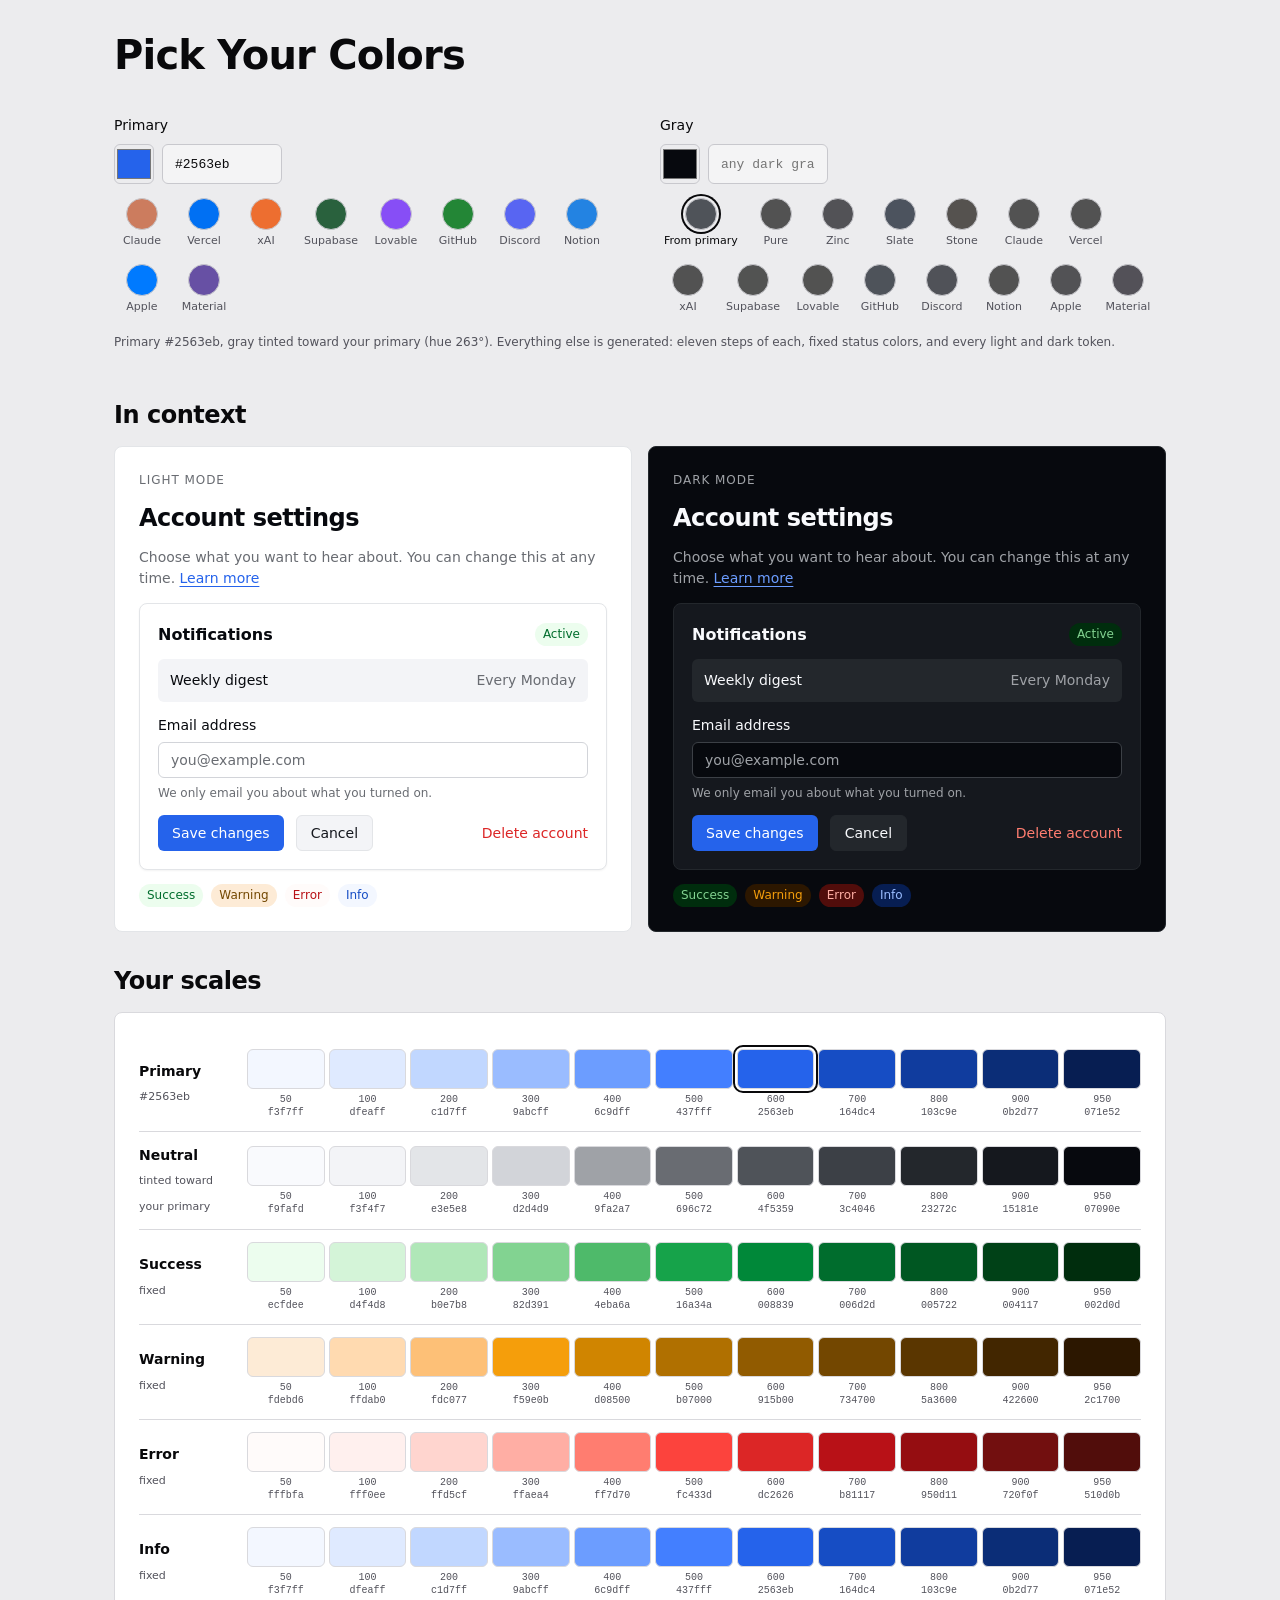
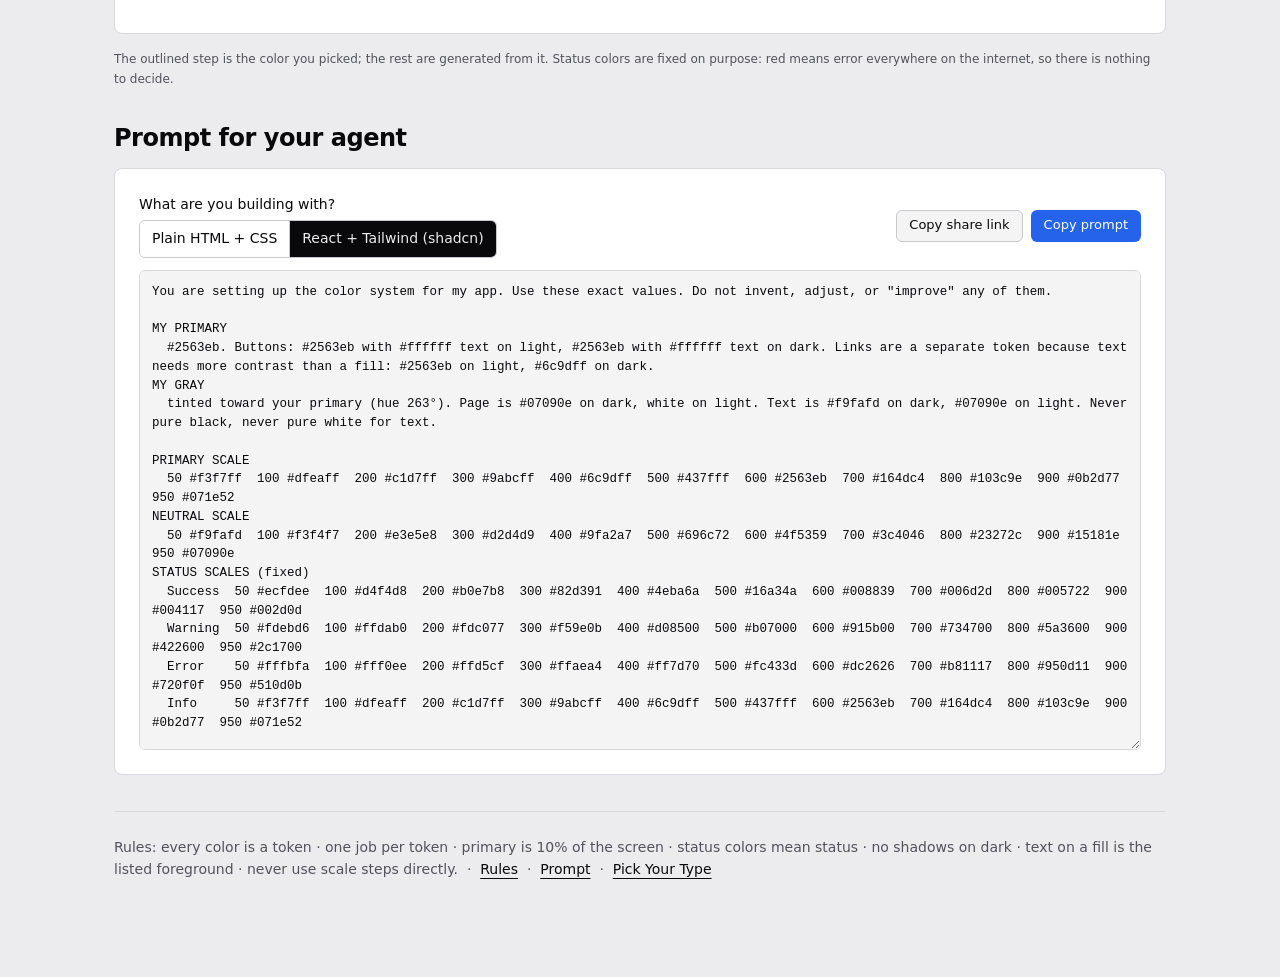
<file: tools/pick-your-colors/index.html>
<!doctype html>
<html lang="en">
<head>
<meta charset="utf-8">
<meta name="viewport" content="width=device-width, initial-scale=1">
<title>Pick Your Colors</title>
<meta name="description" content="Pick one primary color and one gray. Get both scales, fixed status colors, every light and dark token, and a prompt that wires it into your app.">
<style>
  :root {
    /* light gray chrome so both the light and the dark example stand off the page */
    --bg: #ececee; --card: #ffffff; --muted: #f4f4f5; --hover: #e4e4e7; --border: #d9d9dd; --border2: #c8c8cd;
    --text: #09090b; --text2: #52525b;
    --brand: #2563eb; --brand-fg: #ffffff;
    --ok: #16a34a; --warn: #d97706; --bad: #dc2626;
    --radius: 8px;
  }
  * { box-sizing: border-box; }
  html { -webkit-font-smoothing: antialiased; }
  body { margin: 0; background: var(--bg); color: var(--text); font: 16px/1.6 Inter, ui-sans-serif, system-ui, -apple-system, "Segoe UI", Roboto, sans-serif; }
  a { color: var(--text); text-decoration: underline; text-underline-offset: 4px; }
  code, .mono { font-family: ui-monospace, "SF Mono", Menlo, Consolas, monospace; font-size: 13px; }
  h1, h2, h3 { margin: 0; letter-spacing: -0.02em; font-weight: 600; line-height: 1.15; }
  h1 { font-size: 40px; }
  h2 { font-size: 24px; }
  p { margin: 0; max-width: 65ch; }
  .muted { color: var(--text2); }

  .page { max-width: 1100px; margin: 0 auto; padding: 32px 24px 96px; display: grid; gap: 36px; }
  @media (max-width: 640px) { .page { padding: 24px 16px 64px; gap: 32px; } h1 { font-size: 32px; } }
  section { display: grid; gap: 16px; }
  .card { background: var(--card); border: 1px solid var(--border); border-radius: var(--radius); padding: 24px; }

  /* controls */
  label { display: block; font-size: 14px; font-weight: 500; margin-bottom: 6px; }
  .field { display: grid; gap: 8px; }
  .row { display: flex; flex-wrap: wrap; gap: 8px; align-items: center; }
  input[type="text"] { height: 40px; padding: 0 12px; border-radius: 6px; border: 1px solid var(--border2); background: var(--muted); color: var(--text); font: inherit; font-size: 14px; width: 100%; }
  input.hex { width: 120px; font-family: ui-monospace, Menlo, Consolas, monospace; font-size: 13px; }
  input[type="text"]:focus-visible, button:focus-visible, input[type="color"]:focus-visible { outline: 2px solid var(--brand); outline-offset: 2px; }
  input[type="color"] { width: 40px; height: 40px; padding: 0; border: 1px solid var(--border2); border-radius: 6px; background: none; cursor: pointer; }
  .hint { font-size: 12px; color: var(--text2); }
  button { height: 40px; padding: 0 16px; border-radius: 6px; border: 1px solid var(--border2); background: var(--muted); color: var(--text); font: inherit; font-size: 14px; font-weight: 500; cursor: pointer; }
  button:hover { background: var(--hover); }
  button.primary { background: var(--brand); color: var(--brand-fg); border-color: transparent; }
  button.primary:hover { filter: brightness(1.08); }
  button.sm { height: 32px; padding: 0 12px; font-size: 13px; }
  .seg { display: inline-flex; border: 1px solid var(--border2); border-radius: 6px; overflow: hidden; flex-wrap: wrap; }
  .seg button { border: 0; border-radius: 0; height: auto; min-height: 36px; padding: 6px 12px; line-height: 1.2; background: var(--card); }
  .seg button + button { border-left: 1px solid var(--border2); }
  .seg button[aria-pressed="true"] { background: var(--text); color: var(--bg); }

  /* pick block */
  .pick { gap: 14px; }
  .two { display: grid; gap: 24px; grid-template-columns: 1fr; }
  @media (min-width: 800px) { .two { grid-template-columns: 1fr 1fr; gap: 40px; } }
  .sw-row { display: flex; flex-wrap: wrap; gap: 4px 6px; }
  .swb { display: grid; justify-items: center; gap: 4px; height: auto; padding: 6px 4px; background: none; border: 0; border-radius: 8px; min-width: 56px; }
  .swb:hover { background: var(--card); }
  .swb i { display: block; width: 32px; height: 32px; border-radius: 50%; border: 1px solid var(--border2); box-shadow: 0 0 0 2px transparent; }
  .swb span { font-size: 11px; color: var(--text2); line-height: 1.2; }
  .swb[aria-pressed="true"] i { box-shadow: 0 0 0 2px var(--bg), 0 0 0 4px var(--text); }
  .swb[aria-pressed="true"] span { color: var(--text); }

  /* checks */
  .checks { list-style: none; margin: 0; padding: 0; display: grid; gap: 8px; font-size: 14px; }
  .checks li { display: flex; gap: 10px; align-items: flex-start; }
  .dot { flex: none; width: 18px; height: 18px; border-radius: 50%; display: inline-grid; place-items: center; font-size: 11px; font-weight: 600; margin-top: 3px; color: #fff; }
  .dot.ok { background: var(--ok); } .dot.warn { background: var(--warn); } .dot.bad { background: var(--bad); }

  /* preview */
  .pv-wrap { display: grid; gap: 16px; grid-template-columns: 1fr; }
  @media (min-width: 800px) { .pv-wrap { grid-template-columns: 1fr 1fr; } }
  .pv { padding: 24px; border-radius: var(--radius); display: grid; gap: 14px; border: 1px solid; }
  .pv .pcard { padding: 18px; border-radius: 8px; display: grid; gap: 12px; border: 1px solid; }
  .pv .line { display: flex; justify-content: space-between; align-items: center; padding: 10px 12px; border-radius: 6px; font-size: 14px; }
  .pv .btn { height: 36px; padding: 0 14px; border-radius: 6px; border: 0; font-size: 14px; font-weight: 500; display: inline-flex; align-items: center; width: max-content; }
  .pv .inp { height: 36px; border-radius: 6px; display: flex; align-items: center; padding: 0 12px; font-size: 14px; border: 1px solid; }
  .pv .badge { font-size: 12px; font-weight: 500; padding: 2px 8px; border-radius: 999px; display: inline-block; }
  .pv .tag { font-size: 12px; letter-spacing: .08em; text-transform: uppercase; font-weight: 500; }

  /* scales */
  .scale-row { display: grid; grid-template-columns: 96px 1fr; gap: 12px; align-items: center; padding: 12px 0; border-bottom: 1px solid var(--border); }
  .scale-row:last-child { border-bottom: 0; }
  .scale-row b { font-weight: 600; font-size: 14px; display: block; }
  .scale-row .sub { font-size: 11px; color: var(--text2); }
  .strip { display: grid; grid-template-columns: repeat(11, 1fr); gap: 4px; }
  .strip .st { display: grid; gap: 4px; justify-items: center; }
  .strip .st i { display: block; width: 100%; height: 40px; border-radius: 6px; border: 1px solid var(--border); }
  .strip .st.anchor i { outline: 2px solid var(--text); outline-offset: 2px; }
  .strip .st span { font-size: 10px; color: var(--text2); font-family: ui-monospace, Menlo, monospace; text-align: center; line-height: 1.3; }
  @media (max-width: 720px) { .scale-row { grid-template-columns: 1fr; gap: 6px; } .strip .st span .hx { display: none; } }

  /* export */
  textarea { width: 100%; min-height: 480px; padding: 12px; border-radius: 6px; border: 1px solid var(--border); background: var(--muted); color: var(--text); font-family: ui-monospace, Menlo, Consolas, monospace; font-size: 12.5px; line-height: 1.5; resize: vertical; }
  .toast { position: fixed; bottom: 24px; left: 50%; transform: translateX(-50%); background: #09090b; color: #fafafa; padding: 10px 16px; border-radius: 6px; font-size: 14px; font-weight: 500; opacity: 0; pointer-events: none; transition: opacity .2s; max-width: 90vw; }
  .toast.show { opacity: 1; }
  footer { border-top: 1px solid var(--border); padding-top: 24px; font-size: 14px; color: var(--text2); }
</style>
</head>
<body>
<div class="page">

  <header>
    <h1>Pick Your Colors</h1>
  </header>

  <!-- PRIMARY + GRAY -->
  <section class="pick">
    <div class="two">
      <div class="field">
        <label style="margin:0">Primary</label>
        <div class="row">
          <input type="color" id="pColor" aria-label="Primary color">
          <input type="text" class="hex" id="pHex" spellcheck="false" aria-label="Primary hex">
        </div>
        <div class="sw-row" id="brandSw"></div>
      </div>
      <div class="field">
        <label style="margin:0">Gray</label>
        <div class="row">
          <input type="color" id="gColor" aria-label="Gray color">
          <input type="text" class="hex" id="gHex" spellcheck="false" placeholder="any dark gray" aria-label="Gray hex">
        </div>
        <div class="sw-row" id="graySw"></div>
      </div>
    </div>
    <div class="hint" id="note">One primary, one gray. Everything else is generated: eleven steps of each, fixed status colors, and every light and dark token.</div>
    <ul class="checks" id="checks" hidden></ul>
  </section>

  <!-- IN CONTEXT -->
  <section>
    <h2>In context</h2>
    <div class="pv-wrap">
      <div class="pv" id="pvLight"></div>
      <div class="pv" id="pvDark"></div>
    </div>
  </section>

  <!-- SCALES -->
  <section>
    <h2>Your scales</h2>
    <div class="card"><div id="scales"></div></div>
    <div class="hint">The outlined step is the color you picked; the rest are generated from it. Status colors are fixed on purpose: red means error everywhere on the internet, so there is nothing to decide.</div>
  </section>

  <!-- EXPORT -->
  <section>
    <h2>Prompt for your agent</h2>
    <div class="card" style="display:grid;gap:12px">
      <div class="row" style="justify-content:space-between">
        <div class="field" style="gap:4px">
          <label style="margin:0">What are you building with?</label>
          <div class="seg" id="stackSeg">
            <button type="button" data-v="html">Plain HTML + CSS</button>
            <button type="button" data-v="tailwind">React + Tailwind (shadcn)</button>
          </div>
        </div>
        <div class="row">
          <button type="button" class="sm" id="shareBtn">Copy share link</button>
          <button type="button" class="sm primary" id="copyBtn">Copy prompt</button>
        </div>
      </div>
      <textarea id="exportOut" readonly spellcheck="false" aria-label="Prompt for your agent"></textarea>
    </div>
  </section>

  <footer>
    Rules: every color is a token · one job per token · primary is 10% of the screen · status colors mean status · no shadows on dark · text on a fill is the listed foreground · never use scale steps directly.
    &nbsp;·&nbsp; <a href="RULES.md">Rules</a> &nbsp;·&nbsp; <a href="PROMPT.md">Prompt</a> &nbsp;·&nbsp; <a href="../pick-your-type/">Pick Your Type</a>
  </footer>
</div>
<div class="toast" id="toast" role="status" aria-live="polite"></div>

<script>
const $ = id => document.getElementById(id);
const clamp = (v, a, b) => Math.min(b, Math.max(a, v));

/* ---------- color math (sRGB <-> OKLCH) ---------- */
function hexToRgb(hex) { const m = /^#?([0-9a-f]{6})$/i.exec(hex.trim()); if (!m) return null; const n = parseInt(m[1], 16); return [n >> 16 & 255, n >> 8 & 255, n & 255]; }
const rgbToHex = ([r, g, b]) => '#' + [r, g, b].map(v => v.toString(16).padStart(2, '0')).join('');
const srgbToLin = c => c <= 0.04045 ? c / 12.92 : Math.pow((c + 0.055) / 1.055, 2.4);
const linToSrgb = c => c <= 0.0031308 ? 12.92 * c : 1.055 * Math.pow(c, 1 / 2.4) - 0.055;
function hexToOklch(hex) {
  const [r, g, b] = hexToRgb(hex).map(v => srgbToLin(v / 255));
  const l = Math.cbrt(0.4122214708 * r + 0.5363325363 * g + 0.0514459929 * b);
  const m = Math.cbrt(0.2119034982 * r + 0.6806995451 * g + 0.1073969566 * b);
  const s = Math.cbrt(0.0883024619 * r + 0.2817188376 * g + 0.6299787005 * b);
  const L = 0.2104542553 * l + 0.7936177850 * m - 0.0040720468 * s;
  const a = 1.9779984951 * l - 2.4285922050 * m + 0.4505937099 * s;
  const bb = 0.0259040371 * l + 0.7827717662 * m - 0.8086757660 * s;
  let H = Math.atan2(bb, a) * 180 / Math.PI; if (H < 0) H += 360;
  return { L, C: Math.hypot(a, bb), H };
}
function oklchToLin(L, C, H) {
  const a = C * Math.cos(H * Math.PI / 180), b = C * Math.sin(H * Math.PI / 180);
  const l = (L + 0.3963377774 * a + 0.2158037573 * b) ** 3;
  const m = (L - 0.1055613458 * a - 0.0638541728 * b) ** 3;
  const s = (L - 0.0894841775 * a - 1.2914855480 * b) ** 3;
  return [4.0767416621 * l - 3.3077115913 * m + 0.2309699292 * s, -1.2684380046 * l + 2.6097574011 * m - 0.3413193965 * s, -0.0041960863 * l - 0.7034186147 * m + 1.7076147010 * s];
}
function oklchToHex(L, C, H) {
  const inGamut = v => v.every(x => x >= -0.0005 && x <= 1.0005);
  let rgb = oklchToLin(L, C, H);
  if (!inGamut(rgb)) { let lo = 0, hi = C; for (let i = 0; i < 24; i++) { const mid = (lo + hi) / 2; if (inGamut(oklchToLin(L, mid, H))) lo = mid; else hi = mid; } rgb = oklchToLin(L, lo, H); }
  return rgbToHex(rgb.map(v => Math.round(clamp(linToSrgb(clamp(v, 0, 1)), 0, 1) * 255)));
}
function lum(hex) { const [r, g, b] = hexToRgb(hex).map(v => srgbToLin(v / 255)); return 0.2126 * r + 0.7152 * g + 0.0722 * b; }
function contrast(a, b) { const x = lum(a), y = lum(b); const [hi, lo] = x > y ? [x, y] : [y, x]; return (hi + 0.05) / (lo + 0.05); }
const fmt = r => Math.round(r * 10) / 10;

/* ---------- data ---------- */
const APPS = [
  { name: 'Claude', gray: '#151515', brand: '#cc7c5e' },
  { name: 'Vercel', gray: '#0a0a0a', brand: '#0070f3' },
  { name: 'xAI', gray: '#0a0a0a', brand: '#ed6e30' },
  { name: 'Supabase', gray: '#131413', brand: '#29613d' },
  { name: 'Lovable', gray: '#1d1d1c', brand: '#874ef6' },
  { name: 'GitHub', gray: '#0d1117', brand: '#238636' },
  { name: 'Discord', gray: '#313338', brand: '#5865f2' },
  { name: 'Notion', gray: '#191919', brand: '#2383e2' },
  { name: 'Apple', gray: '#1c1c1e', brand: '#007aff' },
  { name: 'Material', gray: '#141218', brand: '#6750a4' },
];
const GRAYS = [
  { id: 'primary', name: 'From primary' },
  { id: 'pure', name: 'Pure' },
  { id: 'zinc', name: 'Zinc', hex: '#18181b' },
  { id: 'slate', name: 'Slate', hex: '#1e293b' },
  { id: 'stone', name: 'Stone', hex: '#1c1917' },
  ...APPS.map(a => ({ id: 'app:' + a.name, name: a.name, hex: a.gray })),
];
const STEPS = [50, 100, 200, 300, 400, 500, 600, 700, 800, 900, 950];
const CHROMA_L = [0.97, 0.93, 0.87, 0.79, 0.70, 0.62, 0.54, 0.46, 0.39, 0.32, 0.25];
const CHROMA_F = [0.15, 0.30, 0.50, 0.72, 0.90, 1.00, 0.97, 0.88, 0.75, 0.60, 0.45];
const NEUTRAL_L = [0.985, 0.967, 0.92, 0.87, 0.71, 0.53, 0.44, 0.37, 0.27, 0.21, 0.14];
const NEUTRAL_F = [0.3, 0.35, 0.45, 0.55, 0.7, 0.85, 1, 1, 1, 1, 1];
const STATUS = [
  { key: 'success', name: 'Success', hex: '#16a34a' },
  { key: 'warning', name: 'Warning', hex: '#f59e0b' },
  { key: 'error', name: 'Error', hex: '#dc2626' },
  { key: 'info', name: 'Info', hex: '#2563eb' },
];

/* ---------- state ---------- */
const state = { primary: '#2563eb', gray: 'primary', stack: 'tailwind' };

/* ---------- scales ---------- */
function chromaScale(hex) {
  const { L, C, H } = hexToOklch(hex);
  let k = 0; CHROMA_L.forEach((l, i) => { if (Math.abs(l - L) < Math.abs(CHROMA_L[k] - L)) k = i; });
  const d = L - CHROMA_L[k], base = C / CHROMA_F[k];
  return STEPS.map((step, i) => ({ step, anchor: i === k, hex: i === k ? hex.toLowerCase() : oklchToHex(clamp(CHROMA_L[i] + d, 0.12, 0.99), base * CHROMA_F[i], H) }));
}
function grayTint() {
  if (state.gray === 'pure') return { C: 0, H: 0, label: 'pure gray, no tint' };
  if (state.gray === 'primary') { const { C, H } = hexToOklch(state.primary); if (C < 0.03) return { C: 0, H: 0, label: 'pure gray (your primary has no hue to borrow)' }; return { C: 0.012, H, label: `tinted toward your primary (hue ${Math.round(H)}°)` }; }
  const g = GRAYS.find(x => x.id === state.gray);
  const hex = g ? g.hex : state.gray;
  const { C, H } = hexToOklch(hex);
  const c = Math.min(C, 0.02);
  return { C: c, H, label: `${g ? 'tinted like ' + g.name : 'tinted from ' + hex} (hue ${Math.round(H)}°${c < 0.004 ? ', practically pure' : ''})` };
}
function neutralScale() {
  const { C, H } = grayTint();
  return STEPS.map((step, i) => ({ step, hex: oklchToHex(NEUTRAL_L[i], C * NEUTRAL_F[i], H) }));
}
const at = (S, step) => S.find(x => x.step === step).hex;

/* ---------- tokens ---------- */
function fgFor(bg, light, dark) { return contrast(bg, light) >= 4.5 ? light : dark; }
function buildTokens() {
  const P = chromaScale(state.primary), N = neutralScale();
  const S = Object.fromEntries(STATUS.map(s => [s.key, chromaScale(s.hex)]));
  const n = s => at(N, s), p = s => at(P, s);
  const neutralBrand = hexToOklch(state.primary).C < 0.03;
  // Primary on light: start at the anchor (or 500 if the anchor is lighter). Use white text if it passes there or one step darker;
  // otherwise keep the bright step with dark text (yellow, lime, terracotta) rather than walking down to mud.
  const idx = s => STEPS.indexOf(s), hx = i => P[i].hex, ink = n(950);
  const white = '#ffffff';
  const passes = (bg, fg) => contrast(bg, fg) >= 4.5;
  const a = P.findIndex(x => x.anchor);
  let s = Math.max(a, idx(500));
  let pl, plFg;
  // A bright brand (anchored at 400 or lighter) keeps its own color and takes dark text: yellow, lime, cyan, terracotta.
  const bright = a <= idx(400) && passes(hx(a), ink);
  if (bright) { pl = hx(a); plFg = ink; }
  else if (passes(hx(s), white)) { pl = hx(s); plFg = white; }
  else if (s + 1 < P.length && passes(hx(s + 1), white)) { pl = hx(s + 1); plFg = white; }
  else if (passes(hx(s), ink)) { pl = hx(s); plFg = ink; }
  else { let i = s; while (i < P.length - 1 && !passes(hx(i), white)) i++; pl = hx(i); plFg = white; }
  // Primary on dark: 500 with white if it passes, else 600 with white if it still reads against the page, else the bright step with dark text.
  let pd, pdFg;
  if (bright) { pd = hx(a); pdFg = ink; }
  else if (passes(p(500), white)) { pd = p(500); pdFg = white; }
  else if (passes(p(600), white) && contrast(p(600), n(950)) >= 3) { pd = p(600); pdFg = white; }
  else if (passes(p(500), ink)) { pd = p(500); pdFg = ink; }
  else { pd = p(400); pdFg = ink; }
  // Links are text, so they need 4.5:1 against the page in each mode. Light: darkest-nearest step from 600. Dark: lightest step from 400 that passes.
  let ll = [600, 700, 800].map(p).find(h => passes(h, white)) || p(800);
  let ld = [400, 300, 200].map(p).find(h => passes(h, n(950))) || p(200);
  if (neutralBrand) { pl = n(950); plFg = white; pd = n(50); pdFg = n(950); ll = n(950); ld = n(50); }
  const st = (key, mode) => { const sc = S[key]; const bg = mode === 'light' ? at(sc, 600) : at(sc, 500); return { bg, fg: fgFor(bg, white, n(950)), soft: mode === 'light' ? at(sc, 50) : at(sc, 950), softFg: mode === 'light' ? at(sc, 700) : at(sc, 300), text: mode === 'light' ? at(sc, 600) : at(sc, 400) }; };
  const mutedFgLight = [500, 600].map(n).find(h => passes(h, white) && passes(h, n(100))) || n(600);
  const light = { background: white, foreground: n(950), card: white, popover: white, primary: pl, primaryFg: plFg, link: ll, secondary: n(100), secondaryFg: n(900), muted: n(100), mutedFg: mutedFgLight, accent: n(100), accentFg: n(900), border: n(200), input: n(300), ring: pl, shadow: '0 1px 2px 0 rgb(0 0 0 / .05)', status: Object.fromEntries(STATUS.map(s => [s.key, st(s.key, 'light')])) };
  const dark = { background: n(950), foreground: n(50), card: n(900), popover: n(900), primary: pd, primaryFg: pdFg, link: ld, secondary: n(800), secondaryFg: n(50), muted: n(800), mutedFg: n(400), accent: n(800), accentFg: n(50), border: n(800), input: n(700), ring: pd, shadow: 'none', status: Object.fromEntries(STATUS.map(s => [s.key, st(s.key, 'dark')])) };
  return { P, N, S, light, dark, neutralBrand };
}
function contrastRows(T) {
  const rows = [];
  const add = (mode, name, fg, bg, need) => rows.push({ mode, name, fg, bg, need, ratio: contrast(fg, bg) });
  for (const mode of ['light', 'dark']) {
    const m = T[mode];
    add(mode, 'Main text on page', m.foreground, m.background, 4.5);
    add(mode, 'Main text on card', m.foreground, m.card, 4.5);
    add(mode, 'Secondary text on page', m.mutedFg, m.background, 4.5);
    add(mode, 'Secondary text on muted', m.mutedFg, m.muted, 4.5);
    add(mode, 'Text on primary button', m.primaryFg, m.primary, 4.5);
    add(mode, 'Link on page', m.link, m.background, 4.5);
    add(mode, 'Link on card', m.link, m.card, 4.5);
    add(mode, 'Border on page', m.border, m.background, 1.2);
    for (const s of STATUS) { add(mode, `${s.name} text on page`, m.status[s.key].text, m.background, 4.5); add(mode, `Text on ${s.name.toLowerCase()} soft`, m.status[s.key].softFg, m.status[s.key].soft, 4.5); }
  }
  return rows;
}

/* ---------- render ---------- */
function renderStatic() {
  $('brandSw').innerHTML = APPS.map(a => `<button type="button" class="swb" data-brand="${a.brand}" title="${a.brand}"><i style="background:${a.brand}"></i><span>${a.name}</span></button>`).join('');
  $('graySw').innerHTML = GRAYS.map(g => `<button type="button" class="swb" data-gray="${g.id}"><i data-i></i><span>${g.name}</span></button>`).join('');
  document.querySelectorAll('#stackSeg button').forEach(b => b.setAttribute('aria-pressed', b.dataset.v === state.stack));
}
function renderControls(T) {
  $('pColor').value = state.primary;
  if (document.activeElement !== $('pHex')) $('pHex').value = state.primary;
  document.querySelectorAll('#brandSw .swb').forEach(b => b.setAttribute('aria-pressed', b.dataset.brand.toLowerCase() === state.primary.toLowerCase()));
  // each gray option shows the 950 it would produce
  const saved = state.gray;
  document.querySelectorAll('#graySw .swb').forEach(b => {
    state.gray = b.dataset.gray; b.querySelector('[data-i]').style.background = at(neutralScale(), 600);
    b.setAttribute('aria-pressed', b.dataset.gray === saved);
  });
  state.gray = saved;
  const custom = !GRAYS.some(g => g.id === state.gray);
  $('gColor').value = custom ? state.gray : at(T.N, 950);
  if (document.activeElement !== $('gHex')) $('gHex').value = custom ? state.gray : '';
  document.querySelectorAll('#stackSeg button').forEach(b => b.setAttribute('aria-pressed', b.dataset.v === state.stack));
  const { label } = grayTint();
  $('note').textContent = `Primary ${state.primary}, gray ${label}. Everything else is generated: eleven steps of each, fixed status colors, and every light and dark token.`;
}
function renderChecks(T, rows) {
  const items = [];
  const pick = (k, t) => items.push(`<li><span class="dot ${k}">!</span><span>${t}</span></li>`);
  const { H, C } = hexToOklch(state.primary);
  if (T.neutralBrand) pick('warn', `Your primary is almost gray, so buttons go black on light and white on dark (the Vercel / Claude look). Links use the main text color. Pick a more saturated color if you want a colored button.`);
  else {
    if (H > 15 && H < 45 && C > 0.08) pick('warn', `Your primary is red-orange, the same family as the error color. Users will read your buttons as warnings. Consider a different hue, or accept that Delete and Save will look alike.`);
  }
  if (!T.neutralBrand) {
    if (T.light.primaryFg !== '#ffffff') pick('warn', `White text does not pass on your primary without making it muddy, so buttons get dark text (${T.light.primaryFg}) on light. Yellow, lime, cyan, and terracotta brands do this. It works, it just looks different from what you may expect.`);
    else if (T.dark.primaryFg !== '#ffffff') pick('warn', `On dark, white text does not pass on your primary, so the button uses dark text (${T.dark.primaryFg}) there. That is the Vercel look and it is fine.`);
  }
  const fails = rows.filter(r => r.ratio < r.need);
  fails.forEach(f => pick(f.ratio < f.need * 0.8 ? 'bad' : 'warn', `${f.mode === 'light' ? 'Light' : 'Dark'}: ${f.name} is ${fmt(f.ratio)}:1, needs ${f.need}:1.`));
  $('checks').innerHTML = items.join('');
  $('checks').hidden = !items.length;
}
function previewHtml(m, label) {
  const s = m.status;
  return `
    <div style="background:${m.background};border-color:${m.border};color:${m.foreground}" class="pvinner">
      <div class="tag" style="color:${m.mutedFg}">${label}</div>
      <div style="font-size:24px;font-weight:600;letter-spacing:-0.02em;line-height:1.2">Account settings</div>
      <p style="font-size:14px;color:${m.mutedFg};line-height:1.5">Choose what you want to hear about. You can change this at any time. <a style="color:${m.link};text-decoration:underline;text-underline-offset:3px">Learn more</a></p>
      <div class="pcard" style="background:${m.card};border-color:${m.border};box-shadow:${m.shadow}">
        <div style="display:flex;justify-content:space-between;align-items:center;gap:12px"><div style="font-size:16px;font-weight:600">Notifications</div><span class="badge" style="background:${s.success.soft};color:${s.success.softFg}">Active</span></div>
        <div class="line" style="background:${m.muted}"><span style="font-weight:500">Weekly digest</span><span style="color:${m.mutedFg}">Every Monday</span></div>
        <div>
          <div style="font-size:14px;font-weight:500;margin-bottom:6px">Email address</div>
          <div class="inp" style="background:${m.background};border-color:${m.input};color:${m.mutedFg}">you@example.com</div>
          <div style="font-size:12px;color:${m.mutedFg};margin-top:6px">We only email you about what you turned on.</div>
        </div>
        <div style="display:flex;gap:12px;align-items:center;flex-wrap:wrap">
          <div class="btn" style="background:${m.primary};color:${m.primaryFg}">Save changes</div>
          <div class="btn" style="background:${m.secondary};color:${m.secondaryFg};border:1px solid ${m.border}">Cancel</div>
          <span style="font-size:14px;color:${s.error.text};margin-left:auto">Delete account</span>
        </div>
      </div>
      <div style="display:flex;gap:8px;flex-wrap:wrap">
        ${STATUS.map(x => `<span class="badge" style="background:${s[x.key].soft};color:${s[x.key].softFg}">${x.name}</span>`).join('')}
      </div>
    </div>`;
}
function renderPreview(T) {
  for (const [id, mode, label] of [['pvLight', 'light', 'Light'], ['pvDark', 'dark', 'Dark']]) {
    const m = T[mode], el = $(id);
    el.style.background = m.background; el.style.borderColor = m.border; el.style.color = m.foreground;
    el.innerHTML = previewHtml(m, label + ' mode');
    el.querySelector('.pvinner').style.display = 'grid'; el.querySelector('.pvinner').style.gap = '14px';
  }
}
function strip(S, showAnchor) {
  return `<div class="strip">${S.map(x => `<div class="st${showAnchor && x.anchor ? ' anchor' : ''}"><i style="background:${x.hex}"></i><span>${x.step}<br><span class="hx">${x.hex.slice(1)}</span></span></div>`).join('')}</div>`;
}
function renderScales(T) {
  const rows = [
    ['Primary', state.primary, strip(T.P, true)],
    ['Neutral', grayTint().label.split(' (')[0], strip(T.N, false)],
    ...STATUS.map(s => [s.name, 'fixed', strip(T.S[s.key], false)]),
  ];
  $('scales').innerHTML = rows.map(([name, sub, html]) => `<div class="scale-row"><div><b>${name}</b><span class="sub">${sub}</span></div>${html}</div>`).join('');
}

/* ---------- export ---------- */
function exportPrompt(T, rows) {
  const { light: l, dark: d, P, N, S } = T;
  const fails = rows.filter(r => r.ratio < r.need);
  const list = sc => sc.map(x => `${x.step} ${x.hex}`).join('  ');
  const pad = (s, n) => String(s).padEnd(n);
  const tok = m => [
    ['--background', m.background], ['--foreground', m.foreground],
    ['--card', m.card], ['--card-foreground', m.foreground],
    ['--popover', m.popover], ['--popover-foreground', m.foreground],
    ['--primary', m.primary], ['--primary-foreground', m.primaryFg], ['--link', m.link],
    ['--secondary', m.secondary], ['--secondary-foreground', m.secondaryFg],
    ['--muted', m.muted], ['--muted-foreground', m.mutedFg],
    ['--accent', m.accent], ['--accent-foreground', m.accentFg],
    ['--destructive', m.status.error.bg], ['--destructive-foreground', m.status.error.fg],
    ['--border', m.border], ['--input', m.input], ['--ring', m.ring],
    ...STATUS.filter(s => s.key !== 'error').flatMap(s => [[`--${s.key}`, m.status[s.key].bg], [`--${s.key}-foreground`, m.status[s.key].fg]]),
    ...STATUS.flatMap(s => [[`--${s.key}-soft`, m.status[s.key].soft], [`--${s.key}-soft-foreground`, m.status[s.key].softFg], [`--${s.key}-text`, m.status[s.key].text]]),
  ];
  const block = (m, indent = '  ') => tok(m).map(([k, v]) => `${indent}${pad(k + ':', 28)}${v};`).join('\n');
  const jobs = [
    ['page background', l.background, d.background], ['card / dialog', l.card, d.card], ['muted fill, rows, inputs', l.muted, d.muted], ['hover fill', l.accent, d.accent],
    ['border / divider', l.border, d.border], ['input border', l.input, d.input], ['focus ring', l.ring, d.ring], ['secondary text', l.mutedFg, d.mutedFg], ['main text', l.foreground, d.foreground],
    ['primary (buttons, focus)', l.primary, d.primary], ['text on primary', l.primaryFg, d.primaryFg], ['link text', l.link, d.link],
    ...STATUS.map(s => [`${s.name.toLowerCase()} fill / text on it`, `${l.status[s.key].bg} / ${l.status[s.key].fg}`, `${d.status[s.key].bg} / ${d.status[s.key].fg}`]),
    ...STATUS.map(s => [`${s.name.toLowerCase()} soft bg / text on it`, `${l.status[s.key].soft} / ${l.status[s.key].softFg}`, `${d.status[s.key].soft} / ${d.status[s.key].softFg}`]),
  ].map(([j, a, b]) => `  ${pad(j, 32)}${pad(a, 20)}→ ${b}`).join('\n');

  const head = `You are setting up the color system for my app. Use these exact values. Do not invent, adjust, or "improve" any of them.

MY PRIMARY
  ${state.primary}${T.neutralBrand ? ' (almost gray, so it is a neutral brand: buttons are black on light and white on dark, links use the main text color)' : `. Buttons: ${l.primary} with ${l.primaryFg} text on light, ${d.primary} with ${d.primaryFg} text on dark. Links are a separate token because text needs more contrast than a fill: ${l.link} on light, ${d.link} on dark.`}
MY GRAY
  ${grayTint().label}. Page is ${d.background} on dark, white on light. Text is ${d.foreground} on dark, ${l.foreground} on light. Never pure black, never pure white for text.

PRIMARY SCALE
  ${list(P)}
NEUTRAL SCALE
  ${list(N)}
STATUS SCALES (fixed)
${STATUS.map(s => `  ${pad(s.name, 9)}${list(S[s.key])}`).join('\n')}

JOBS (light → dark)
${jobs}

CONTRAST
  ${fails.length ? fails.length + ' pair(s) are below target. Fix these first by moving one step, and tell me which one you moved:\n' + fails.map(f => `  - ${f.mode}: ${f.name} is ${fmt(f.ratio)}:1, needs ${f.need}:1`).join('\n') : 'Every text pair passes 4.5:1 in both modes. Keep it that way: never lower text opacity, never pick a lighter gray for text than the ones listed.'}

RULES THAT ALWAYS APPLY
  1. Every color in the app comes from these tokens. No raw hex, no rgb(), no named colors, no palette classes anywhere in components.
  2. One job per token. Backgrounds use background, card, muted, accent. Text uses foreground tokens. Lines use border and input. Never a text color as a background or the reverse.
  3. Primary is for one primary action per screen and focus rings; link is for text links. Together about 10% of any screen. Everything else is gray. Never color a link with primary or a button with link: they are tuned for different contrast.
  4. Status colors mean status. Success, warning, error, info: as text and icons on the page, as the soft background for banners and badges, as a solid fill only on a button that performs that action (a red Delete). Never as decoration, never as a second brand color.
  5. Dark mode has no shadows. Depth is card (${d.card}) on page (${d.background}) with a ${d.border} border. Light mode cards are white with a ${l.border} border and a small shadow.
  6. Text on any fill is the listed foreground for that fill. Never the color on itself, never lowered opacity, never a scale step you chose yourself.
  7. Never use scale steps directly in components (no "primary-300", no "neutral-700"). If a job is missing, say so and we add a token here.
`;

  if (state.stack === 'html') {
    return head + `
DO THIS (plain HTML + CSS)
  1. At the top of styles.css, add exactly this. Light is the default; dark applies when <html data-theme="dark"> is set or the OS prefers dark:

:root {
${block(l)}
  --shadow-sm: ${l.shadow};
}
:root[data-theme="dark"] {
${block(d)}
  --shadow-sm: none;
}
@media (prefers-color-scheme: dark) {
  :root:not([data-theme="light"]) {
${block(d, '    ')}
    --shadow-sm: none;
  }
}
body { background: var(--background); color: var(--foreground); }

  2. Style everything with var(--token). Cards: background var(--card), border 1px solid var(--border), box-shadow var(--shadow-sm). Inputs: background var(--background), border 1px solid var(--input). Buttons: background var(--primary), color var(--primary-foreground). Links: color var(--link). Helper text: color var(--muted-foreground). Focus: outline 2px solid var(--ring). Banners and badges: background var(--success-soft), color var(--success-soft-foreground), and the same pattern for warning, error, info.
  3. Add a small theme toggle that sets data-theme="light" or "dark" on <html> and remembers it in localStorage.
  4. When you're done, search every CSS and HTML file for "#" followed by 3 to 8 hex characters, "rgb(", "hsl(", "oklch(", and color words like white, black, gray, blue, red. The only hits allowed are inside the :root blocks above. Fix the rest and report what you changed.
`;
  }
  const themeLines = tok(l).map(([k]) => k.slice(2)).map(name => `  --color-${name}: var(--${name});`).join('\n');
  return head + `
DO THIS (React + Tailwind v4 + shadcn/ui)
  1. In globals.css, replace the values under :root and .dark with exactly these. Keep the variable names; add the ones that are new.

:root {
${block(l)}
}
.dark {
${block(d)}
}

  2. In the same file, inside shadcn's existing @theme inline block, make the FIRST line \`--color-*: initial;\` so Tailwind's built-in palette stops existing (bg-zinc-900, text-blue-500 and friends produce nothing, so a stray one shows up as unstyled instead of wrong). Then make sure every one of these mappings is present in that block (shadcn already has most of them; add the missing ones):

  --color-*: initial;
  --color-white: #ffffff;
  --color-black: #000000;
${themeLines}

  3. Use shadcn components from @/components/ui and the job classes only: bg-background, text-foreground, bg-card, bg-muted, text-muted-foreground, bg-primary, text-primary-foreground, text-link (links), bg-accent (hover), border-border, border-input, ring-ring, bg-destructive, text-destructive-foreground, and for status: bg-success-soft text-success-soft-foreground (same for warning, error, info), text-success-text for inline status words. Dark mode is class="dark" on <html>. Cards get no shadow in dark; in light, shadow-sm.
  4. When you're done, grep the app (excluding globals.css and components/ui) for: bg-[a-z]+-[0-9], text-[a-z]+-[0-9], border-[a-z]+-[0-9], #[0-9a-fA-F]{3,8}, rgb(, hsl(, oklch(, and style={{. Every hit is a bug. Fix them and report what you changed.
`;
}

/* ---------- main ---------- */
let current = {};
function render() {
  const T = buildTokens(), rows = contrastRows(T);
  current = { T, rows };
  renderControls(T);
  renderChecks(T, rows);
  renderPreview(T);
  renderScales(T);
  renderExport();
  save();
}
function renderExport() { $('exportOut').value = exportPrompt(current.T, current.rows); }

/* ---------- persistence ---------- */
const KEY = 'pick-your-colors-v1';
function save() {
  try { localStorage.setItem(KEY, JSON.stringify(state)); } catch (e) {}
  try { history.replaceState(null, '', '#' + new URLSearchParams({ p: state.primary.slice(1), g: state.gray.replace('#', 'hex:'), stack: state.stack })); } catch (e) {}
}
function load() {
  try { const saved = JSON.parse(localStorage.getItem(KEY) || 'null'); if (saved && typeof saved === 'object') Object.assign(state, saved); } catch (e) {}
  try {
    const q = new URLSearchParams(location.hash.slice(1));
    if (q.has('p') && hexToRgb('#' + q.get('p'))) state.primary = '#' + q.get('p').toLowerCase();
    if (q.has('g')) { const g = q.get('g'); if (g.startsWith('hex:') && hexToRgb('#' + g.slice(4))) state.gray = '#' + g.slice(4).toLowerCase(); else if (GRAYS.some(x => x.id === g)) state.gray = g; }
    if (['html', 'tailwind'].includes(q.get('stack'))) state.stack = q.get('stack');
  } catch (e) {}
  if (!hexToRgb(state.primary)) state.primary = '#2563eb';
  if (!GRAYS.some(x => x.id === state.gray) && !hexToRgb(state.gray)) state.gray = 'primary';
}

/* ---------- events ---------- */
function toast(msg) { const t = $('toast'); t.textContent = msg; t.classList.add('show'); clearTimeout(t._t); t._t = setTimeout(() => t.classList.remove('show'), 2400); }
const on = (id, ev, fn) => $(id).addEventListener(ev, fn);
on('pColor', 'input', e => { state.primary = e.target.value.toLowerCase(); render(); });
on('pHex', 'input', e => { const v = e.target.value.trim(); const h = v.startsWith('#') ? v : '#' + v; if (hexToRgb(h)) { state.primary = h.toLowerCase(); render(); } });
on('pHex', 'blur', render);
on('brandSw', 'click', e => { const b = e.target.closest('[data-brand]'); if (!b) return; state.primary = b.dataset.brand.toLowerCase(); render(); });
on('gColor', 'input', e => { state.gray = e.target.value.toLowerCase(); render(); });
on('gHex', 'input', e => { const v = e.target.value.trim(); if (!v) return; const h = v.startsWith('#') ? v : '#' + v; if (hexToRgb(h)) { state.gray = h.toLowerCase(); render(); } });
on('gHex', 'blur', render);
on('graySw', 'click', e => { const b = e.target.closest('[data-gray]'); if (!b) return; state.gray = b.dataset.gray; render(); });
on('stackSeg', 'click', e => { const b = e.target.closest('button[data-v]'); if (!b) return; state.stack = b.dataset.v; renderControls(current.T); renderExport(); save(); });
on('copyBtn', 'click', async () => { try { await navigator.clipboard.writeText($('exportOut').value); toast('Prompt copied'); } catch (e) { $('exportOut').select(); toast('Select all and copy'); } });
on('shareBtn', 'click', async () => { try { await navigator.clipboard.writeText(location.href); toast('Link copied'); } catch (e) { toast('Copy the URL from the address bar'); } });

load();
renderStatic();
render();
</script>
</body>
</html>
</file>
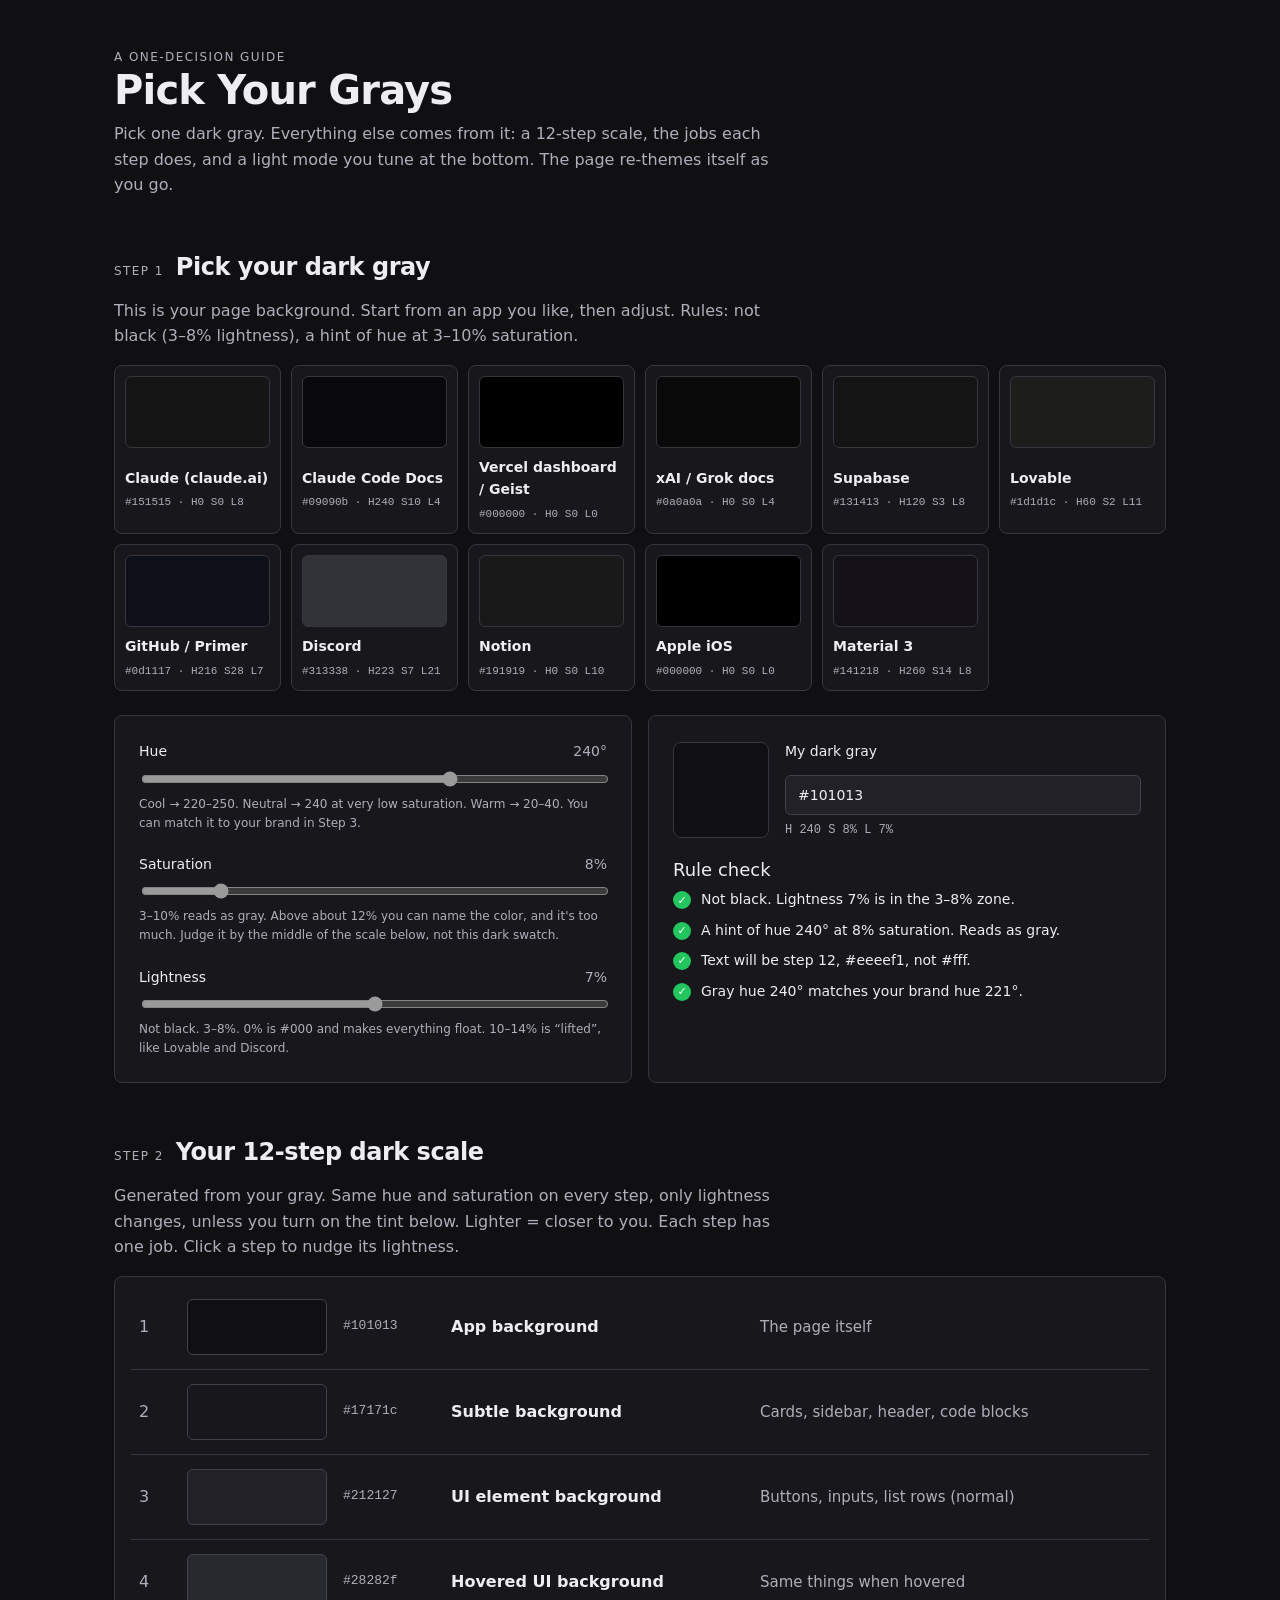
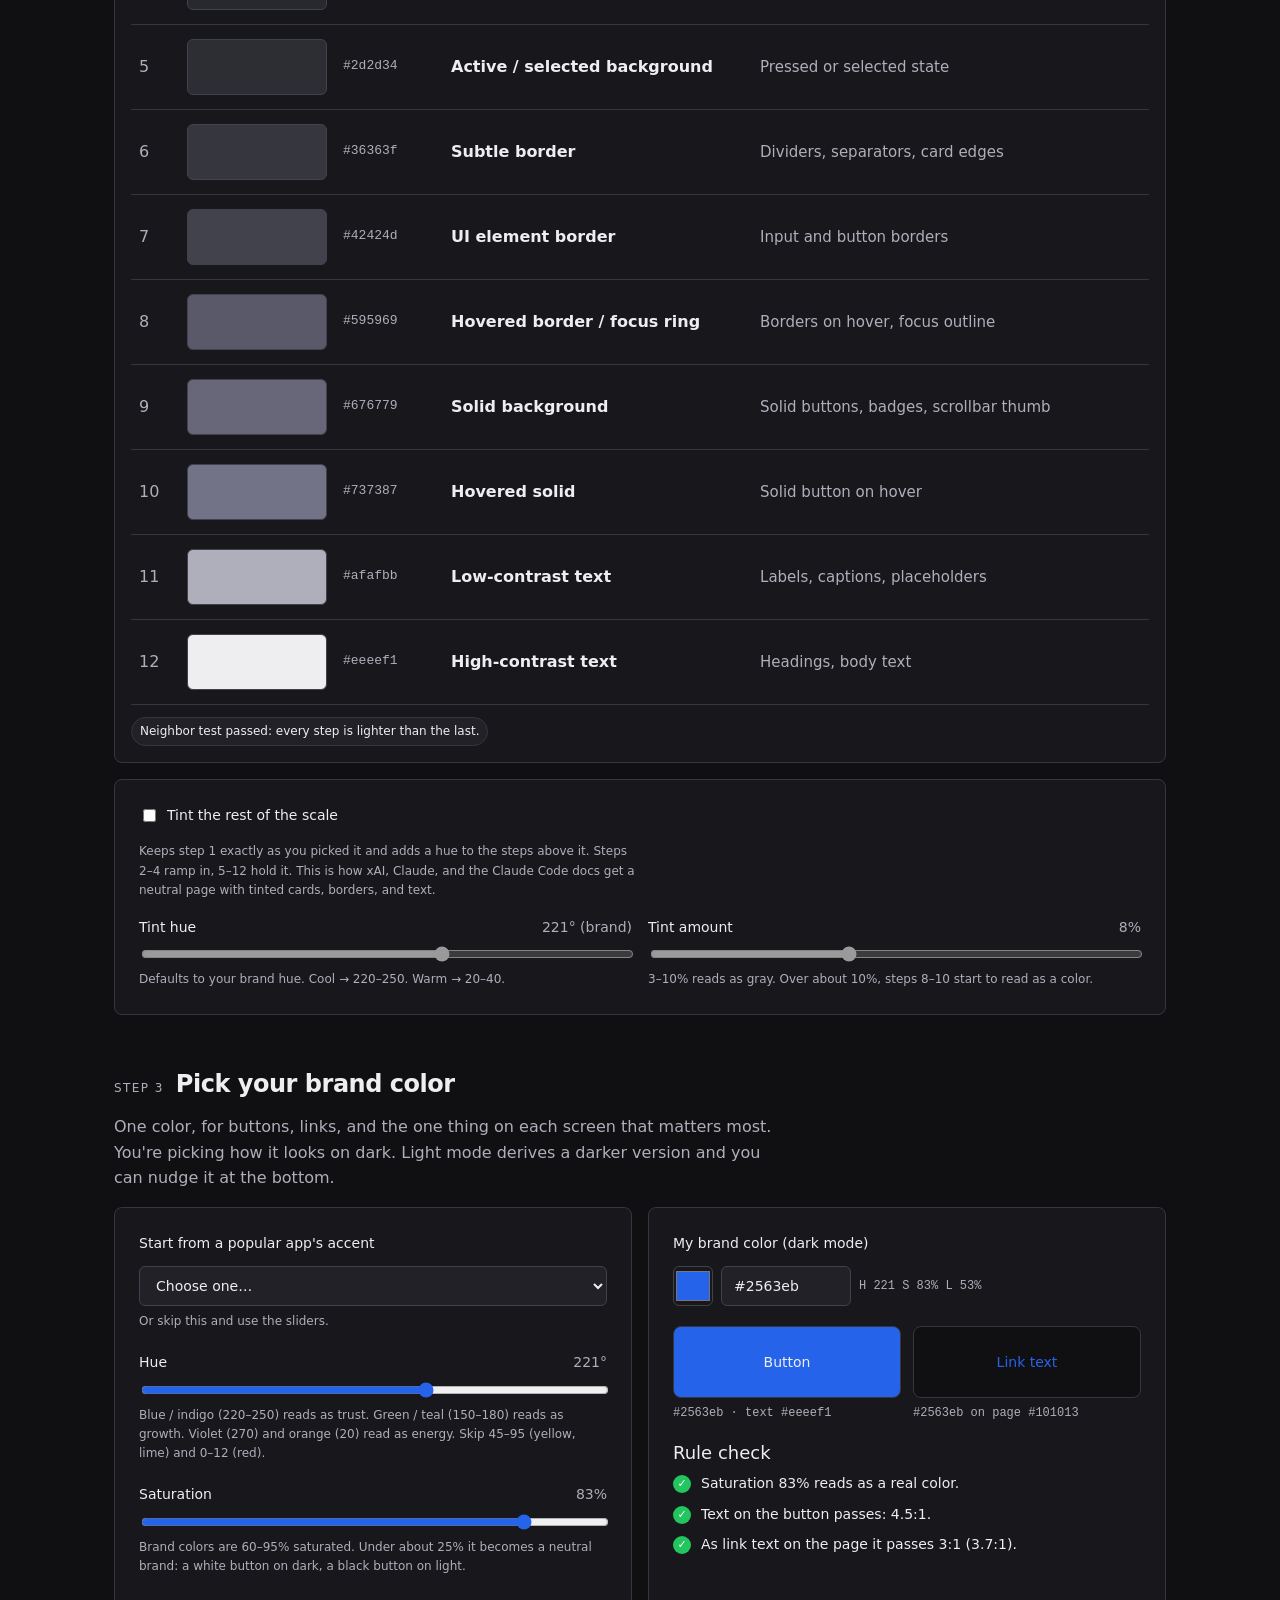
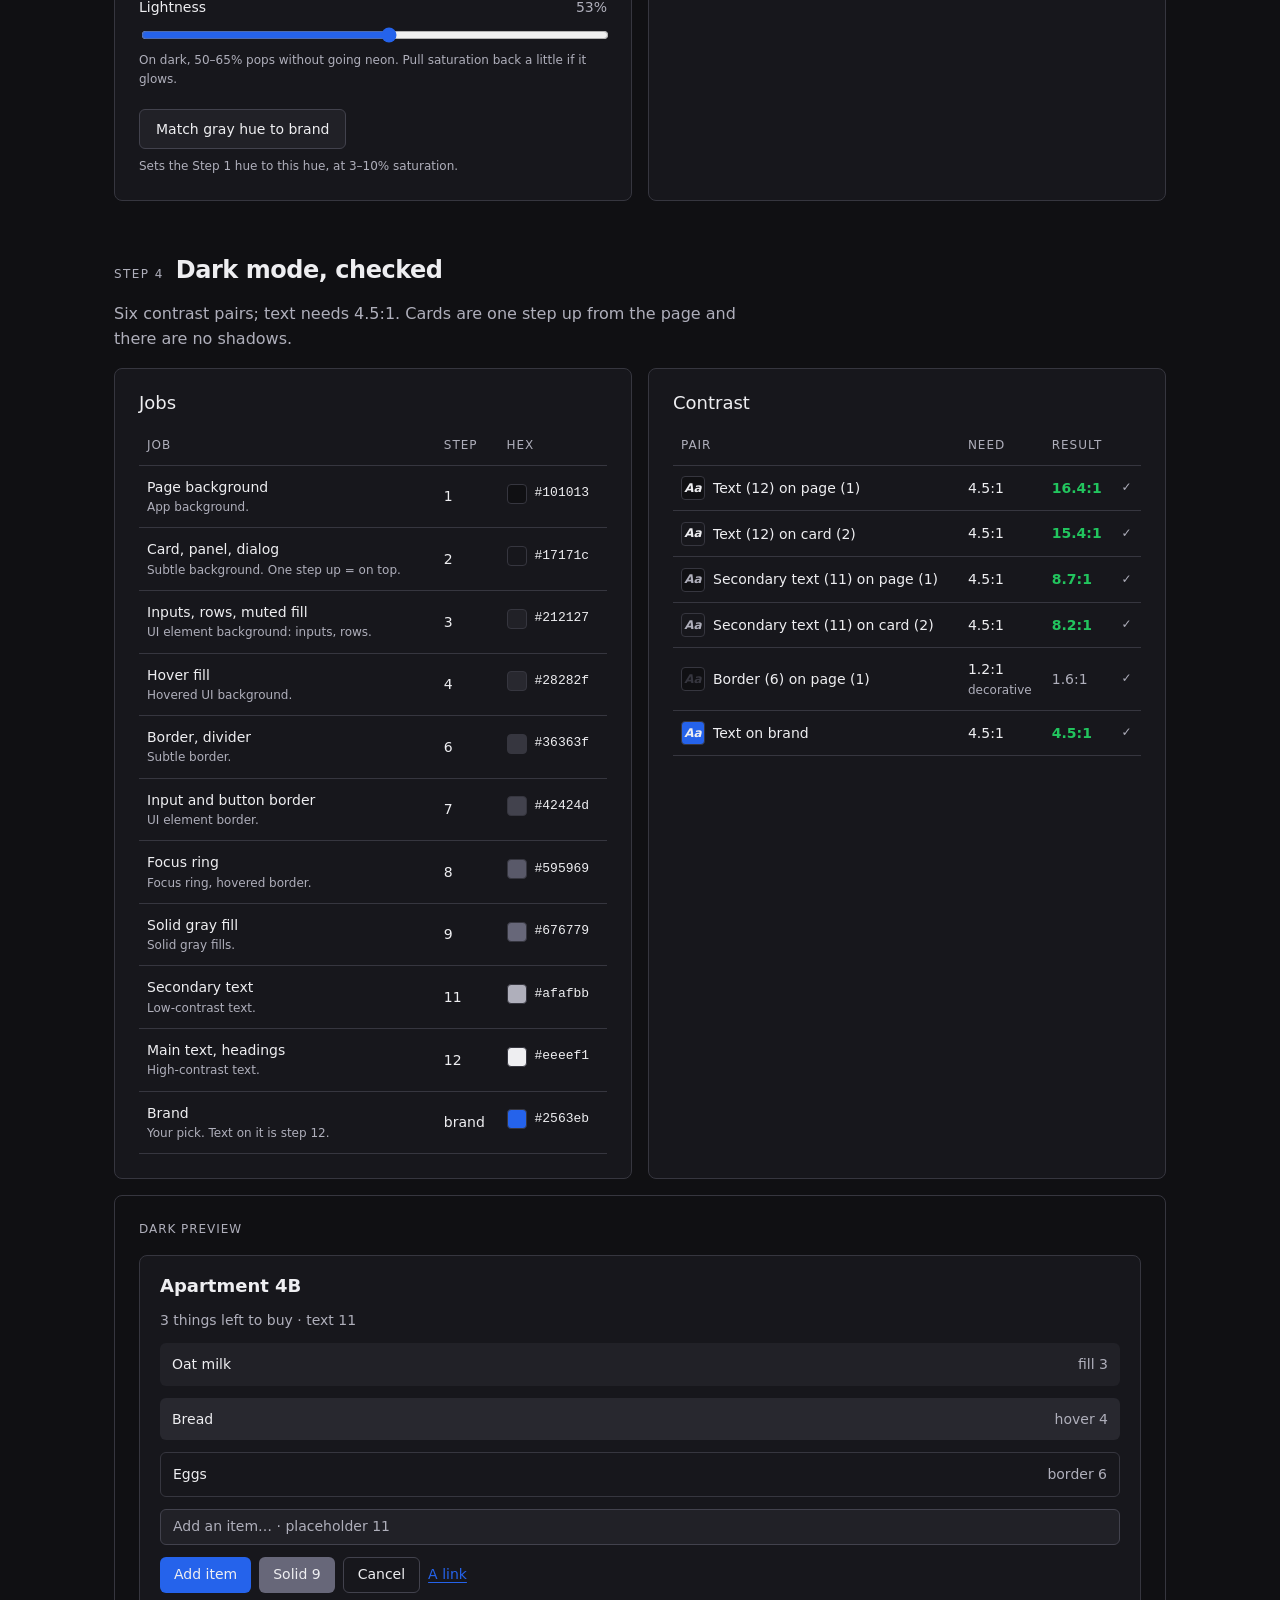
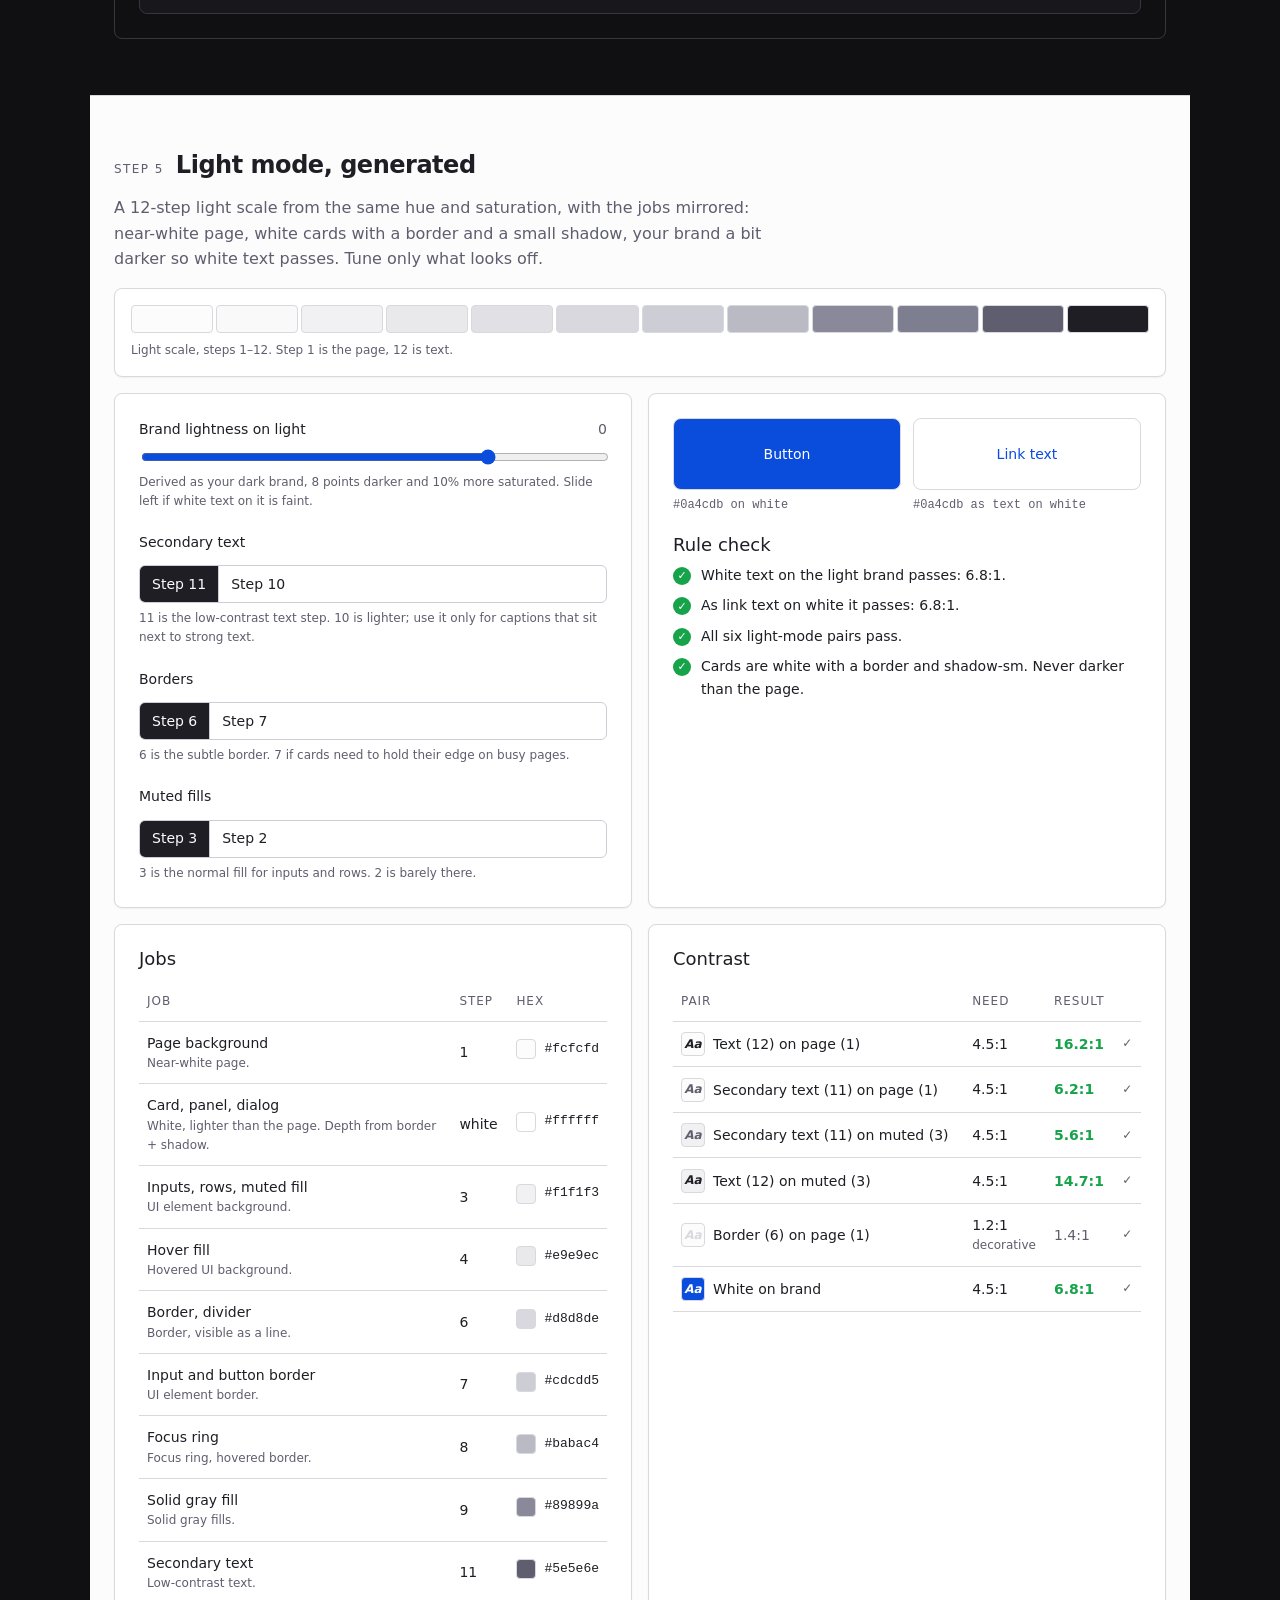
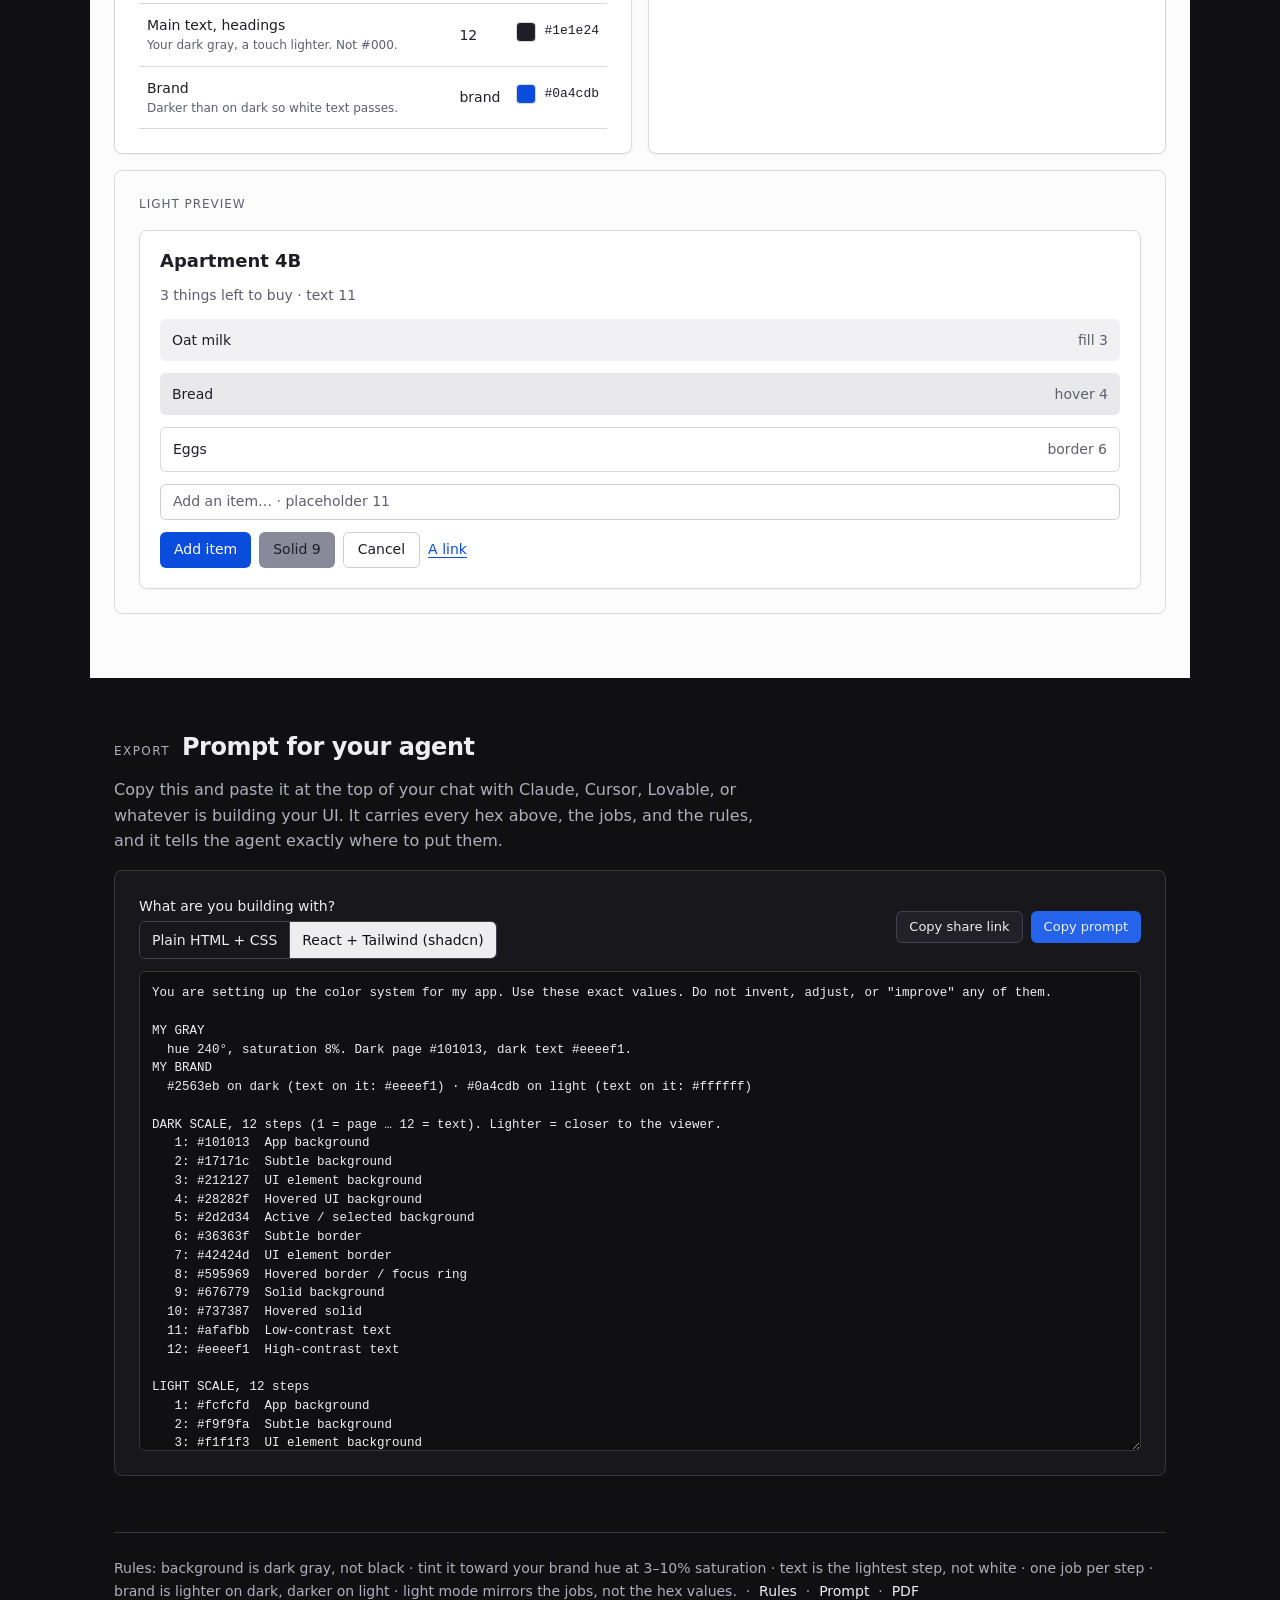
<file: tools/pick-your-grays/index.html>
<!doctype html>
<html lang="en">
<head>
<meta charset="utf-8">
<meta name="viewport" content="width=device-width, initial-scale=1">
<title>Pick Your Grays</title>
<meta name="description" content="Pick one dark gray, generate a 12-step scale from it, add a brand color, and get light mode for free. Exports a globals.css snippet.">
<style>
  :root {
    --bg: #111113; --card: #18191b; --muted: #212225; --hover: #272a2d; --border: #363a3f; --border2: #43484e;
    --text: #edeef0; --text2: #b0b4ba; --solid: #696e77;
    --brand: #2563eb; --brand-fg: #edeef0;
    --ok: #22c55e; --warn: #f59e0b; --bad: #ef4444;
    --shadow: none; --radius: 8px;
  }
  * { box-sizing: border-box; }
  html { -webkit-font-smoothing: antialiased; }
  body { margin: 0; background: var(--bg); color: var(--text); font: 16px/1.6 Inter, ui-sans-serif, system-ui, -apple-system, "Segoe UI", Roboto, sans-serif; }
  a { color: var(--text); text-decoration: underline; text-underline-offset: 4px; }
  code, .mono { font-family: ui-monospace, "SF Mono", Menlo, Consolas, monospace; font-size: 13px; }
  h1, h2, h3 { margin: 0; letter-spacing: -0.02em; font-weight: 600; line-height: 1.15; }
  h1 { font-size: 40px; }
  h2 { font-size: 24px; }
  h3 { font-size: 18px; font-weight: 500; letter-spacing: 0; }
  p { margin: 0; max-width: 65ch; }
  .muted { color: var(--text2); }
  .small { font-size: 14px; }
  .xs { font-size: 12px; }

  .page { max-width: 1100px; margin: 0 auto; padding: 48px 24px 96px; display: grid; gap: 56px; }
  @media (max-width: 640px) { .page { padding: 32px 16px 64px; gap: 40px; } h1 { font-size: 32px; } }
  .eyebrow { font-size: 12px; letter-spacing: .12em; text-transform: uppercase; color: var(--text2); font-weight: 500; }
  section { display: grid; gap: 16px; }
  .step { display: flex; align-items: baseline; gap: 12px; flex-wrap: wrap; }
  .step .n { font-size: 12px; letter-spacing: .12em; text-transform: uppercase; color: var(--text2); font-weight: 500; }
  .card { background: var(--card); border: 1px solid var(--border); border-radius: var(--radius); padding: 24px; box-shadow: var(--shadow); }
  .grid2 { display: grid; gap: 16px; grid-template-columns: 1fr; }
  @media (min-width: 800px) { .grid2 { grid-template-columns: 1fr 1fr; } }

  .light-zone { background: var(--bg); color: var(--text); margin: 0 -24px; padding: 56px 24px 64px; border-top: 1px solid var(--border); display: grid; gap: 56px; }
  @media (max-width: 640px) { .light-zone { margin: 0 -16px; padding: 40px 16px 48px; gap: 40px; } }
  .light-zone > * { max-width: 1052px; margin-left: auto; margin-right: auto; width: 100%; }

  /* controls */
  label { display: block; font-size: 14px; font-weight: 500; margin-bottom: 6px; }
  .field { display: grid; gap: 6px; }
  .row { display: flex; flex-wrap: wrap; gap: 8px; align-items: center; }
  input[type="text"], select { height: 40px; padding: 0 12px; border-radius: 6px; border: 1px solid var(--border2); background: var(--muted); color: var(--text); font: inherit; font-size: 14px; width: 100%; }
  select { cursor: pointer; }
  input[type="text"]:focus-visible, button:focus-visible, input[type="range"]:focus-visible, select:focus-visible { outline: 2px solid var(--brand); outline-offset: 2px; }
  input[type="color"] { width: 40px; height: 40px; padding: 0; border: 1px solid var(--border2); border-radius: 6px; background: none; cursor: pointer; }
  input[type="range"] { width: 100%; accent-color: var(--brand); }
  /* gray sliders stay neutral so they don't tint your judgement */
  input[type="range"].neutral { accent-color: #9a9a9a; }
  .range-head { display: flex; justify-content: space-between; font-size: 14px; }
  .range-head .val { font-variant-numeric: tabular-nums; color: var(--text2); }
  .hint { font-size: 12px; color: var(--text2); }
  button { height: 40px; padding: 0 16px; border-radius: 6px; border: 1px solid var(--border2); background: var(--muted); color: var(--text); font: inherit; font-size: 14px; font-weight: 500; cursor: pointer; }
  button:hover { background: var(--hover); }
  button.primary { background: var(--brand); color: var(--brand-fg); border-color: transparent; }
  button.primary:hover { filter: brightness(1.08); }
  button.link { border: 0; background: none; height: auto; padding: 0; font-size: 12px; color: var(--text2); text-decoration: underline; text-underline-offset: 3px; }
  button.link:hover { background: none; color: var(--text); }
  button[aria-pressed="true"] { background: var(--hover); border-color: var(--text2); }
  button.sm { height: 32px; padding: 0 12px; font-size: 13px; }
  .seg { display: inline-flex; border: 1px solid var(--border2); border-radius: 6px; overflow: hidden; }
  .seg button { border: 0; border-radius: 0; height: auto; min-height: 36px; padding: 6px 12px; line-height: 1.2; background: var(--card); }
  .seg button + button { border-left: 1px solid var(--border2); }
  .seg button[aria-pressed="true"] { background: var(--text); color: var(--bg); }

  /* step 1 gallery: name + one swatch */
  .swatches { display: grid; gap: 10px; grid-template-columns: repeat(2, 1fr); }
  @media (min-width: 560px) { .swatches { grid-template-columns: repeat(3, 1fr); } }
  @media (min-width: 900px) { .swatches { grid-template-columns: repeat(6, 1fr); } }
  .sw-card { display: grid; gap: 8px; padding: 10px; height: auto; text-align: left; font-weight: 400; background: var(--card); border: 1px solid var(--border); border-radius: var(--radius); }
  .sw-card:hover { background: var(--card); border-color: var(--border2); }
  .sw-card[aria-pressed="true"] { border-color: var(--text); background: var(--card); }
  .sw-card .big { height: 72px; border-radius: 6px; border: 1px solid var(--border); }
  .sw-card b { font-weight: 600; font-size: 14px; display: block; }
  .sw-card .meta { font-size: 11px; color: var(--text2); }

  /* anchor + checks */
  .anchor { display: grid; grid-template-columns: 96px 1fr; gap: 16px; align-items: center; }
  .anchor .sw { width: 96px; height: 96px; border-radius: var(--radius); border: 1px solid var(--border); }
  .checks { list-style: none; margin: 0; padding: 0; display: grid; gap: 8px; font-size: 14px; }
  .checks li { display: flex; gap: 10px; align-items: flex-start; }
  .dot { flex: none; width: 18px; height: 18px; border-radius: 50%; display: inline-grid; place-items: center; font-size: 11px; font-weight: 600; margin-top: 3px; color: #fff; }
  .dot.ok { background: var(--ok); } .dot.warn { background: var(--warn); } .dot.bad { background: var(--bad); }
  .pair { display: grid; grid-template-columns: 1fr 1fr; gap: 12px; }
  .pair .sw { height: 72px; border-radius: var(--radius); border: 1px solid var(--border); display: grid; place-items: center; font-size: 14px; font-weight: 500; }

  /* 12-step scale table */
  .steps { display: grid; }
  .steprow { display: grid; grid-template-columns: 32px 140px 92px 1fr 1.3fr; gap: 16px; align-items: center; padding: 14px 8px; border-bottom: 1px solid var(--border); cursor: pointer; }
  .steprow:hover { background: var(--card); }
  .steprow[aria-expanded="true"] { background: var(--card); }
  .steprow .num { color: var(--text2); font-variant-numeric: tabular-nums; }
  .steprow .sw { height: 56px; border-radius: 6px; border: 1px solid var(--border2); }
  .steprow .hex { color: var(--text2); }
  .steprow b { font-weight: 600; }
  .steprow .why { color: var(--text2); font-size: 15px; }
  .steprow .edited { font-size: 11px; color: var(--warn); }
  .stepedit { grid-column: 1 / -1; display: grid; gap: 8px; padding: 4px 8px 8px 48px; }
  .stepedit .range-head { max-width: 420px; }
  .stepedit input[type="range"] { max-width: 420px; }
  @media (max-width: 720px) {
    .steprow { grid-template-columns: 24px 80px 1fr; gap: 10px; }
    .steprow .why { grid-column: 2 / -1; font-size: 13px; }
    .steprow .hex { display: none; }
    .stepedit { padding-left: 8px; }
  }
  .gap-flags { display: flex; flex-wrap: wrap; gap: 8px; }
  .flag { font-size: 12px; padding: 4px 8px; border-radius: 999px; border: 1px solid var(--border); background: var(--muted); }
  .flag.bad { border-color: var(--bad); } .flag.warn { border-color: var(--warn); }
  .strip12 { display: grid; grid-template-columns: repeat(12, 1fr); gap: 3px; }
  .strip12 i { display: block; height: 28px; border-radius: 4px; border: 1px solid var(--border); }

  /* tables */
  table { width: 100%; border-collapse: collapse; font-size: 14px; }
  th, td { text-align: left; padding: 10px 8px; border-bottom: 1px solid var(--border); vertical-align: middle; }
  th { font-size: 12px; text-transform: uppercase; letter-spacing: .08em; color: var(--text2); font-weight: 500; }
  td.num { font-variant-numeric: tabular-nums; }
  .chip { display: inline-flex; align-items: center; gap: 8px; }
  .chip i { width: 20px; height: 20px; border-radius: 4px; border: 1px solid var(--border); display: inline-block; flex: none; }
  .pass { color: var(--ok); font-weight: 600; } .fail { color: var(--bad); font-weight: 600; } .border-ok { color: var(--text2); }
  .tip { font-size: 12px; color: var(--text2); }

  /* preview */
  .pv { padding: 24px; border-radius: var(--radius); display: grid; gap: 16px; border: 1px solid var(--border); }
  .pv .pcard { padding: 20px; border-radius: var(--radius); display: grid; gap: 12px; }
  .pv h3 { font-size: 18px; font-weight: 600; }
  .pv .line { display: flex; justify-content: space-between; align-items: center; padding: 10px 12px; border-radius: 6px; font-size: 14px; }
  .pv .btn { height: 36px; padding: 0 14px; border-radius: 6px; border: 0; font-size: 14px; font-weight: 500; display: inline-flex; align-items: center; width: max-content; }
  .pv .inp { height: 36px; border-radius: 6px; display: flex; align-items: center; padding: 0 12px; font-size: 14px; }
  .pv .tag { font-size: 12px; letter-spacing: .08em; text-transform: uppercase; }

  /* export */
  .tabs { display: flex; flex-wrap: wrap; gap: 4px; }
  textarea { width: 100%; min-height: 480px; padding: 12px; border-radius: 6px; border: 1px solid var(--border); background: var(--bg); color: var(--text); font-family: ui-monospace, Menlo, Consolas, monospace; font-size: 12.5px; line-height: 1.5; resize: vertical; }
  .toast { position: fixed; bottom: 24px; left: 50%; transform: translateX(-50%); background: #fafafa; color: #09090b; padding: 10px 16px; border-radius: 6px; font-size: 14px; font-weight: 500; opacity: 0; pointer-events: none; transition: opacity .2s; max-width: 90vw; }
  .toast.show { opacity: 1; }
  footer { border-top: 1px solid var(--border); padding-top: 24px; font-size: 14px; color: var(--text2); }
</style>
</head>
<body>
<div class="page">

  <header>
    <div class="eyebrow">A one-decision guide</div>
    <h1>Pick Your Grays</h1>
    <p class="muted" style="margin-top:8px">Pick one dark gray. Everything else comes from it: a 12-step scale, the jobs each step does, and a light mode you tune at the bottom. The page re-themes itself as you go.</p>
  </header>

  <!-- STEP 1 · BASE GRAY -->
  <section>
    <div class="step"><span class="n">Step 1</span><h2>Pick your dark gray</h2></div>
    <p class="muted">This is your page background. Start from an app you like, then adjust. Rules: not black (3–8% lightness), a hint of hue at 3–10% saturation.</p>
    <div class="swatches" id="swatches"></div>

    <div class="grid2" style="margin-top:8px">
      <div class="card" style="display:grid;gap:20px">
        <div class="field">
          <div class="range-head"><label for="hue" style="margin:0">Hue</label><span class="val" id="hueVal"></span></div>
          <input type="range" class="neutral" id="hue" min="0" max="360" step="1" value="240">
          <div class="hint">Cool → 220–250. Neutral → 240 at very low saturation. Warm → 20–40. You can match it to your brand in Step 3.</div>
        </div>
        <div class="field">
          <div class="range-head"><label for="sat" style="margin:0">Saturation</label><span class="val" id="satVal"></span></div>
          <input type="range" class="neutral" id="sat" min="0" max="50" step="1" value="8">
          <div class="hint">3–10% reads as gray. Above about 12% you can name the color, and it's too much. Judge it by the middle of the scale below, not this dark swatch.</div>
        </div>
        <div class="field">
          <div class="range-head"><label for="light" style="margin:0">Lightness</label><span class="val" id="lightVal"></span></div>
          <input type="range" class="neutral" id="light" min="0" max="14" step="1" value="7">
          <div class="hint">Not black. 3–8%. 0% is #000 and makes everything float. 10–14% is “lifted”, like Lovable and Discord.</div>
        </div>
      </div>
      <div class="card" style="display:grid;gap:20px;align-content:start">
        <div class="anchor">
          <div class="sw" id="anchorSw"></div>
          <div class="field">
            <label for="anchorHex">My dark gray</label>
            <input type="text" id="anchorHex" class="mono" spellcheck="false" aria-describedby="anchorHsl">
            <div class="hint mono" id="anchorHsl"></div>
          </div>
        </div>
        <div>
          <h3 style="margin-bottom:8px">Rule check</h3>
          <ul class="checks" id="ruleChecks"></ul>
        </div>
      </div>
    </div>
  </section>

  <!-- STEP 2 · 12-STEP SCALE -->
  <section>
    <div class="step"><span class="n">Step 2</span><h2>Your 12-step dark scale</h2></div>
    <p class="muted">Generated from your gray. Same hue and saturation on every step, only lightness changes, unless you turn on the tint below. Lighter = closer to you. Each step has one job. Click a step to nudge its lightness.</p>
    <div class="card" style="padding:8px 16px 16px">
      <div class="steps" id="steps"></div>
      <div class="row" style="justify-content:space-between;margin-top:12px">
        <div class="gap-flags" id="neighbor"></div>
        <button type="button" class="link" id="resetSteps">Reset all steps</button>
      </div>
    </div>
    <div class="card" style="display:grid;gap:16px">
      <label class="row" style="margin:0;font-weight:500"><input type="checkbox" id="tintOn"> Tint the rest of the scale</label>
      <p class="hint">Keeps step 1 exactly as you picked it and adds a hue to the steps above it. Steps 2–4 ramp in, 5–12 hold it. This is how xAI, Claude, and the Claude Code docs get a neutral page with tinted cards, borders, and text.</p>
      <div class="grid2" id="tintControls" hidden>
        <div class="field">
          <div class="range-head"><label for="tintH" style="margin:0">Tint hue</label><span class="val" id="tintHVal"></span></div>
          <input type="range" class="neutral" id="tintH" min="0" max="360" step="1" value="221">
          <div class="hint">Defaults to your brand hue. Cool → 220–250. Warm → 20–40.</div>
        </div>
        <div class="field">
          <div class="range-head"><label for="tintS" style="margin:0">Tint amount</label><span class="val" id="tintSVal"></span></div>
          <input type="range" class="neutral" id="tintS" min="0" max="20" step="1" value="8">
          <div class="hint">3–10% reads as gray. Over about 10%, steps 8–10 start to read as a color.</div>
        </div>
      </div>
    </div>
  </section>

  <!-- STEP 3 · BRAND -->
  <section>
    <div class="step"><span class="n">Step 3</span><h2>Pick your brand color</h2></div>
    <p class="muted">One color, for buttons, links, and the one thing on each screen that matters most. You're picking how it looks on dark. Light mode derives a darker version and you can nudge it at the bottom.</p>
    <div class="grid2">
      <div class="card" style="display:grid;gap:20px">
        <div class="field">
          <label for="brandPick">Start from a popular app's accent</label>
          <select id="brandPick"><option value="">Choose one…</option></select>
          <div class="hint" id="brandPickNote">Or skip this and use the sliders.</div>
        </div>
        <div class="field">
          <div class="range-head"><label for="bh" style="margin:0">Hue</label><span class="val" id="bhVal"></span></div>
          <input type="range" id="bh" min="0" max="360" step="1" value="221">
          <div class="hint">Blue / indigo (220–250) reads as trust. Green / teal (150–180) reads as growth. Violet (270) and orange (20) read as energy. Skip 45–95 (yellow, lime) and 0–12 (red).</div>
        </div>
        <div class="field">
          <div class="range-head"><label for="bs" style="margin:0">Saturation</label><span class="val" id="bsVal"></span></div>
          <input type="range" id="bs" min="0" max="100" step="1" value="83">
          <div class="hint">Brand colors are 60–95% saturated. Under about 25% it becomes a neutral brand: a white button on dark, a black button on light.</div>
        </div>
        <div class="field">
          <div class="range-head"><label for="bl" style="margin:0">Lightness</label><span class="val" id="blVal"></span></div>
          <input type="range" id="bl" min="0" max="100" step="1" value="53">
          <div class="hint">On dark, 50–65% pops without going neon. Pull saturation back a little if it glows.</div>
        </div>
        <div class="row">
          <button type="button" id="tintFromBrand">Match gray hue to brand</button>
          <span class="hint">Sets the Step 1 hue to this hue, at 3–10% saturation.</span>
        </div>
      </div>
      <div class="card" style="display:grid;gap:20px;align-content:start">
        <div class="field">
          <label for="brandHex">My brand color (dark mode)</label>
          <div class="row">
            <input type="color" id="brandColor" value="#2563eb" aria-label="Brand color picker">
            <input type="text" id="brandHex" value="#2563eb" class="mono" style="width:130px" spellcheck="false">
            <span class="hint mono" id="brandHsl"></span>
          </div>
        </div>
        <div class="pair" id="brandPair"></div>
        <div>
          <h3 style="margin-bottom:8px">Rule check</h3>
          <ul class="checks" id="brandChecks"></ul>
        </div>
      </div>
    </div>
  </section>

  <!-- STEP 4 · DARK MODE -->
  <section>
    <div class="step"><span class="n">Step 4</span><h2>Dark mode, checked</h2></div>
    <p class="muted">Six contrast pairs; text needs 4.5:1. Cards are one step up from the page and there are no shadows.</p>
    <div class="grid2">
      <div class="card">
        <h3 style="margin-bottom:12px">Jobs</h3>
        <table><thead><tr><th>Job</th><th>Step</th><th>Hex</th></tr></thead><tbody id="jobsDark"></tbody></table>
      </div>
      <div class="card" style="overflow-x:auto">
        <h3 style="margin-bottom:12px">Contrast</h3>
        <table><thead><tr><th>Pair</th><th>Need</th><th>Result</th><th></th></tr></thead><tbody id="contrastDark"></tbody></table>
      </div>
    </div>
    <div id="previewDark"></div>
  </section>

  <!-- STEP 5 · LIGHT MODE ZONE -->
  <div class="light-zone" id="lightZone">
    <section>
      <div class="step"><span class="n">Step 5</span><h2>Light mode, generated</h2></div>
      <p class="muted">A 12-step light scale from the same hue and saturation, with the jobs mirrored: near-white page, white cards with a border and a small shadow, your brand a bit darker so white text passes. Tune only what looks off.</p>
      <div class="card" style="padding:16px"><div class="strip12" id="lightStrip"></div><div class="xs muted" style="margin-top:8px">Light scale, steps 1–12. Step 1 is the page, 12 is text.</div></div>
      <div class="grid2">
        <div class="card" style="display:grid;gap:20px">
          <div class="field">
            <div class="range-head"><label for="lbAdj" style="margin:0">Brand lightness on light</label><span class="val" id="lbAdjVal"></span></div>
            <input type="range" id="lbAdj" min="-30" max="10" step="1" value="0">
            <div class="hint">Derived as your dark brand, 8 points darker and 10% more saturated. Slide left if white text on it is faint.</div>
          </div>
          <div class="field">
            <label>Secondary text</label>
            <div class="seg" id="lText2Seg"><button type="button" data-v="11">Step 11</button><button type="button" data-v="10">Step 10</button></div>
            <div class="hint">11 is the low-contrast text step. 10 is lighter; use it only for captions that sit next to strong text.</div>
          </div>
          <div class="field">
            <label>Borders</label>
            <div class="seg" id="lBorderSeg"><button type="button" data-v="6">Step 6</button><button type="button" data-v="7">Step 7</button></div>
            <div class="hint">6 is the subtle border. 7 if cards need to hold their edge on busy pages.</div>
          </div>
          <div class="field">
            <label>Muted fills</label>
            <div class="seg" id="lMutedSeg"><button type="button" data-v="3">Step 3</button><button type="button" data-v="2">Step 2</button></div>
            <div class="hint">3 is the normal fill for inputs and rows. 2 is barely there.</div>
          </div>
        </div>
        <div class="card" style="display:grid;gap:20px;align-content:start">
          <div class="pair" id="lightBrandPair"></div>
          <div>
            <h3 style="margin-bottom:8px">Rule check</h3>
            <ul class="checks" id="lightChecks"></ul>
          </div>
        </div>
      </div>
      <div class="grid2">
        <div class="card">
          <h3 style="margin-bottom:12px">Jobs</h3>
          <table><thead><tr><th>Job</th><th>Step</th><th>Hex</th></tr></thead><tbody id="jobsLight"></tbody></table>
        </div>
        <div class="card" style="overflow-x:auto">
          <h3 style="margin-bottom:12px">Contrast</h3>
          <table><thead><tr><th>Pair</th><th>Need</th><th>Result</th><th></th></tr></thead><tbody id="contrastLight"></tbody></table>
        </div>
      </div>
      <div id="previewLight"></div>
    </section>
  </div>

  <!-- EXPORT -->
  <section>
    <div class="step"><span class="n">Export</span><h2>Prompt for your agent</h2></div>
    <p class="muted">Copy this and paste it at the top of your chat with Claude, Cursor, Lovable, or whatever is building your UI. It carries every hex above, the jobs, and the rules, and it tells the agent exactly where to put them.</p>
    <div class="card" style="display:grid;gap:12px">
      <div class="row" style="justify-content:space-between">
        <div class="field" style="gap:4px">
          <label style="margin:0">What are you building with?</label>
          <div class="seg" id="stackSeg">
            <button type="button" data-v="html">Plain HTML + CSS</button>
            <button type="button" data-v="tailwind">React + Tailwind (shadcn)</button>
          </div>
        </div>
        <div class="row">
          <button type="button" class="sm" id="shareBtn">Copy share link</button>
          <button type="button" class="sm primary" id="copyBtn">Copy prompt</button>
        </div>
      </div>
      <textarea id="exportOut" readonly spellcheck="false" aria-label="Prompt for your agent"></textarea>
    </div>
  </section>

  <footer>
    Rules: background is dark gray, not black · tint it toward your brand hue at 3–10% saturation · text is the lightest step, not white · one job per step · brand is lighter on dark, darker on light · light mode mirrors the jobs, not the hex values.
    &nbsp;·&nbsp; <a href="RULES.md">Rules</a> &nbsp;·&nbsp; <a href="PROMPT.md">Prompt</a> &nbsp;·&nbsp; <a href="Pick-Your-Grays.pdf">PDF</a>
  </footer>
</div>
<div class="toast" id="toast" role="status" aria-live="polite"></div>

<script src="examples/examples.js?v=4"></script>
<script>
/* ---------- color math ---------- */
const clamp = (v, a, b) => Math.min(b, Math.max(a, v));
function hslToRgb(h, s, l) {
  s /= 100; l /= 100;
  const k = n => (n + h / 30) % 12;
  const a = s * Math.min(l, 1 - l);
  const f = n => l - a * Math.max(-1, Math.min(k(n) - 3, Math.min(9 - k(n), 1)));
  return [f(0), f(8), f(4)].map(v => Math.round(clamp(v, 0, 1) * 255));
}
function rgbToHex([r, g, b]) { return '#' + [r, g, b].map(v => v.toString(16).padStart(2, '0')).join(''); }
function hexToRgb(hex) {
  let h = String(hex || '').replace('#', '').trim();
  if (h.length === 3) h = h.split('').map(c => c + c).join('');
  if (!/^[0-9a-f]{6}$/i.test(h)) return null;
  return [0, 2, 4].map(i => parseInt(h.slice(i, i + 2), 16));
}
function rgbToHsl([r, g, b]) {
  r /= 255; g /= 255; b /= 255;
  const max = Math.max(r, g, b), min = Math.min(r, g, b);
  let h = 0, s = 0; const l = (max + min) / 2;
  if (max !== min) {
    const d = max - min;
    s = l > 0.5 ? d / (2 - max - min) : d / (max + min);
    switch (max) { case r: h = (g - b) / d + (g < b ? 6 : 0); break; case g: h = (b - r) / d + 2; break; default: h = (r - g) / d + 4; }
    h *= 60;
  }
  return [Math.round(h), Math.round(s * 100), Math.round(l * 100)];
}
const hsl = (h, s, l) => rgbToHex(hslToRgb(h, s, l));
function lum(hex) {
  const c = hexToRgb(hex).map(v => { v /= 255; return v <= 0.03928 ? v / 12.92 : Math.pow((v + 0.055) / 1.055, 2.4); });
  return 0.2126 * c[0] + 0.7152 * c[1] + 0.0722 * c[2];
}
function contrast(a, b) { const l1 = lum(a), l2 = lum(b); const [hi, lo] = l1 > l2 ? [l1, l2] : [l2, l1]; return Math.round((hi + 0.05) / (lo + 0.05) * 10) / 10; }
const fmt = r => (Math.round(r * 10) / 10).toFixed(1) + ':1';

/* ---------- data ---------- */
const EXAMPLES = window.GRAY_EXAMPLES || [];
// Lightness offsets from the base gray, Radix-style (Slate Dark: 7,10,14,17,19,23,28,38,44,49,71,94 with base 7).
const DARK_OFFSETS = [0, 3, 7, 10, 12, 16, 21, 31, 37, 42, 64, 87];
// Light scale lightness, Radix Slate light: 99,98,95,92,89,86,82,75,57,53,40,13. Step 12 uses your dark gray.
const LIGHT_L = [99, 98, 95, 92, 89, 86, 82, 75, 57, 53, 40, null];
const JOBS12 = [
  ['App background', 'The page itself'],
  ['Subtle background', 'Cards, sidebar, header, code blocks'],
  ['UI element background', 'Buttons, inputs, list rows (normal)'],
  ['Hovered UI background', 'Same things when hovered'],
  ['Active / selected background', 'Pressed or selected state'],
  ['Subtle border', 'Dividers, separators, card edges'],
  ['UI element border', 'Input and button borders'],
  ['Hovered border / focus ring', 'Borders on hover, focus outline'],
  ['Solid background', 'Solid buttons, badges, scrollbar thumb'],
  ['Hovered solid', 'Solid button on hover'],
  ['Low-contrast text', 'Labels, captions, placeholders'],
  ['High-contrast text', 'Headings, body text'],
];

/* ---------- state ---------- */
const state = {
  h: 240, s: 8, l: 7, ov: {},            // ov: per-step lightness overrides, index -> L
  bh: 221, bs: 83, bl: 53, brandExact: '#2563eb', brand: '#2563eb',
  tintOn: false, tintH: null, tintS: 8,     // tintH null = follow the brand hue
  lbAdj: 0, lText2: '11', lBorder: '6', lMuted: '3',
  source: '', open: null, stack: 'tailwind',
};

const tintHue = () => state.tintH == null ? state.bh : state.tintH;
// Hue and saturation for step i (0-based). With tint on, step 1 keeps the base;
// steps 2–4 ramp from the base saturation to the tint amount; 5–12 hold it.
function stepHS(i) {
  if (!state.tintOn || i === 0) return [state.h, state.s];
  const t = Math.min(1, i / 3);
  return [tintHue(), Math.round(state.s + (state.tintS - state.s) * t)];
}
function buildDark() {
  return DARK_OFFSETS.map((off, i) => {
    const base = i === 0 ? state.l : clamp(state.l + off, 0, 98);
    const l = state.ov[i] != null ? state.ov[i] : base;
    const [h, sat] = stepHS(i);
    return { n: i + 1, l, base, edited: state.ov[i] != null, h, s: sat, hex: hsl(h, sat, l) };
  });
}
function buildLight(dark) {
  return LIGHT_L.map((l, i) => {
    const L = l == null ? dark[0].l + 6 : l;
    // light mode mirrors the tint: the page (step 1) stays neutral like the dark page, the rest carries the tint
    const [h, sat] = stepHS(i === 0 ? 0 : Math.max(i, 4));
    return { n: i + 1, l: L, hex: hsl(h, sat, L) };
  });
}
const isNeutralBrand = () => state.bs < 25;

function jobs(D, Lt) {
  const d = i => D[i - 1].hex, l = i => Lt[i - 1].hex;
  const darkBrand = { hex: state.brand, fg: d(12), step: 'brand' };
  let lightBrand;
  if (isNeutralBrand()) {
    darkBrand.hex = d(12); darkBrand.fg = d(1); darkBrand.step = '12';
    lightBrand = { hex: l(12), fg: '#ffffff', step: '12' };
  } else {
    lightBrand = { hex: hsl(state.bh, clamp(Math.round(state.bs * 1.1), 0, 100), clamp(state.bl - 8 + state.lbAdj, 8, 92)), fg: '#ffffff', step: 'brand' };
  }
  return {
    dark: {
      page: { step: 1, hex: d(1), why: 'App background.' },
      card: { step: 2, hex: d(2), why: 'Subtle background. One step up = on top.' },
      muted: { step: 3, hex: d(3), why: 'UI element background: inputs, rows.' },
      hover: { step: 4, hex: d(4), why: 'Hovered UI background.' },
      border: { step: 6, hex: d(6), why: 'Subtle border.' },
      border2: { step: 7, hex: d(7), why: 'UI element border.' },
      ring: { step: 8, hex: d(8), why: 'Focus ring, hovered border.' },
      solid: { step: 9, hex: d(9), why: 'Solid gray fills.' },
      text2: { step: 11, hex: d(11), why: 'Low-contrast text.' },
      text: { step: 12, hex: d(12), why: 'High-contrast text.' },
      brand: { ...darkBrand, why: isNeutralBrand() ? 'Neutral brand: a light button on dark.' : 'Your pick. Text on it is step 12.' },
    },
    light: {
      page: { step: 1, hex: l(1), why: 'Near-white page.' },
      card: { step: 'white', hex: '#ffffff', why: 'White, lighter than the page. Depth from border + shadow.' },
      muted: { step: +state.lMuted, hex: l(+state.lMuted), why: 'UI element background.' },
      hover: { step: 4, hex: l(4), why: 'Hovered UI background.' },
      border: { step: +state.lBorder, hex: l(+state.lBorder), why: 'Border, visible as a line.' },
      border2: { step: 7, hex: l(7), why: 'UI element border.' },
      ring: { step: 8, hex: l(8), why: 'Focus ring, hovered border.' },
      solid: { step: 9, hex: l(9), why: 'Solid gray fills.' },
      text2: { step: +state.lText2, hex: l(+state.lText2), why: 'Low-contrast text.' },
      text: { step: 12, hex: l(12), why: 'Your dark gray, a touch lighter. Not #000.' },
      brand: { ...lightBrand, why: isNeutralBrand() ? 'Neutral brand: a dark button on light.' : 'Darker than on dark so white text passes.' },
    },
  };
}

function contrastRows(j) {
  const d = j.dark, l = j.light;
  const mk = r => ({ ...r, ratio: contrast(r.fg, r.bg) });
  return {
    dark: [
      { name: 'Text (12) on page (1)', fg: d.text.hex, bg: d.page.hex, need: 4.5, tip: 'Lower the page lightness.' },
      { name: 'Text (12) on card (2)', fg: d.text.hex, bg: d.card.hex, need: 4.5, tip: 'Lower the page lightness so step 2 comes down too.' },
      { name: 'Secondary text (11) on page (1)', fg: d.text2.hex, bg: d.page.hex, need: 4.5, tip: 'Click step 11 and raise its lightness.' },
      { name: 'Secondary text (11) on card (2)', fg: d.text2.hex, bg: d.card.hex, need: 4.5, tip: 'Click step 11 and raise its lightness.' },
      { name: 'Border (6) on page (1)', fg: d.border.hex, bg: d.page.hex, need: 1.2, deco: true, tip: 'Click step 6 and raise its lightness.' },
      { name: 'Text on brand', fg: d.brand.fg, bg: d.brand.hex, need: 4.5, tip: 'Lower the brand lightness, or keep labels short and bold.' },
    ].map(mk),
    light: [
      { name: 'Text (12) on page (1)', fg: l.text.hex, bg: l.page.hex, need: 4.5, tip: '' },
      { name: `Secondary text (${l.text2.step}) on page (1)`, fg: l.text2.hex, bg: l.page.hex, need: 4.5, tip: 'Switch secondary text to step 11.' },
      { name: `Secondary text (${l.text2.step}) on muted (${l.muted.step})`, fg: l.text2.hex, bg: l.muted.hex, need: 4.5, tip: 'Switch secondary text to step 11, or muted to step 2.' },
      { name: `Text (12) on muted (${l.muted.step})`, fg: l.text.hex, bg: l.muted.hex, need: 4.5, tip: '' },
      { name: `Border (${l.border.step}) on page (1)`, fg: l.border.hex, bg: l.page.hex, need: 1.2, deco: true, tip: 'Switch borders to step 7.' },
      { name: 'White on brand', fg: l.brand.fg, bg: l.brand.hex, need: 4.5, tip: 'Slide the light brand darker.' },
    ].map(mk),
  };
}

/* ---------- rendering ---------- */
const $ = id => document.getElementById(id);
const esc = s => String(s).replace(/[&<>"]/g, c => ({ '&': '&amp;', '<': '&lt;', '>': '&gt;', '"': '&quot;' }[c]));
const dotLi = i => `<li><span class="dot ${i.cls}">${i.cls === 'ok' ? '✓' : i.cls === 'warn' ? '!' : '✕'}</span><span>${esc(i.text)}</span></li>`;

function renderStatic() {
  $('swatches').innerHTML = EXAMPLES.map((e, i) => {
    if (!e.dark) return '';
    const [h, s, l] = rgbToHsl(hexToRgb(e.dark.page));
    return `<button type="button" class="sw-card" data-sw="${i}" aria-pressed="false">
      <div class="big" style="background:${e.dark.page}"></div>
      <div><b>${esc(e.name)}</b><span class="meta mono">${e.dark.page} · H${h} S${s} L${l}</span></div>
    </button>`;
  }).join('');
  $('brandPick').innerHTML = '<option value="">Choose one…</option>' + EXAMPLES.map((e, i) => e.brand ? `<option value="${i}">${esc(e.name)} · ${e.brand.hex}</option>` : '').join('');
}

function renderControls() {
  $('hue').value = state.h; $('hueVal').textContent = state.h + '°';
  $('sat').value = state.s; $('satVal').textContent = state.s + '%';
  $('light').value = state.l; $('lightVal').textContent = state.l + '%';
  const anchor = hsl(state.h, state.s, state.l);
  $('anchorSw').style.background = anchor;
  if (document.activeElement !== $('anchorHex')) $('anchorHex').value = anchor;
  $('anchorHsl').textContent = `H ${state.h}  S ${state.s}%  L ${state.l}%`;
  document.querySelectorAll('#swatches .sw-card').forEach(b => b.setAttribute('aria-pressed', state.source === 'ex:' + b.dataset.sw));

  if (document.activeElement !== $('brandHex')) $('brandHex').value = state.brand;
  $('brandColor').value = state.brand;
  $('bh').value = state.bh; $('bhVal').textContent = state.bh + '°';
  $('bs').value = state.bs; $('bsVal').textContent = state.bs + '%';
  $('bl').value = state.bl; $('blVal').textContent = state.bl + '%';
  $('brandHsl').textContent = `H ${state.bh}  S ${state.bs}%  L ${state.bl}%`;

  $('tintOn').checked = state.tintOn;
  $('tintControls').hidden = !state.tintOn;
  $('tintH').value = tintHue(); $('tintHVal').textContent = tintHue() + '°' + (state.tintH == null ? ' (brand)' : '');
  $('tintS').value = state.tintS; $('tintSVal').textContent = state.tintS + '%';
  $('lbAdj').value = state.lbAdj; $('lbAdjVal').textContent = (state.lbAdj > 0 ? '+' : '') + state.lbAdj;
  [['lText2Seg', 'lText2'], ['lBorderSeg', 'lBorder'], ['lMutedSeg', 'lMuted']].forEach(([id, key]) =>
    document.querySelectorAll('#' + id + ' button').forEach(b => b.setAttribute('aria-pressed', b.dataset.v === state[key])));
  document.querySelectorAll('#stackSeg button').forEach(b => b.setAttribute('aria-pressed', b.dataset.v === state.stack));
}

function renderRuleChecks(D) {
  const items = []; const pick = (cls, text) => items.push({ cls, text });
  if (state.l === 0) pick('bad', 'That is #000. Everything on top will look like it floats. Raise lightness to 3–8%.');
  else if (state.l < 3) pick('warn', `Lightness ${state.l}% is almost black. 3–8% is the safe zone.`);
  else if (state.l > 8) pick('warn', `Lightness ${state.l}% is lifted, like Lovable or Discord. It works, but it feels softer and cards get less depth.`);
  else pick('ok', `Not black. Lightness ${state.l}% is in the 3–8% zone.`);
  if (state.s > 12) pick('bad', `Saturation ${state.s}% reads as a color in the middle of the scale. Drop to 3–10%.`);
  else if (state.s > 10) pick('warn', `Saturation ${state.s}% is at the edge. Squint at steps 8–10 below: can you name the color? Then drop it.`);
  else if (state.s < 3 && state.tintOn) pick('ok', `Page is a pure gray on purpose; the tint below carries the hue.`);
  else if (state.s < 3) pick('warn', `Saturation ${state.s}% is a pure gray. Fine, but a 3–10% tint toward your brand hue feels more intentional, or turn on “Tint the rest of the scale” below.`);
  else pick('ok', `A hint of hue ${state.h}° at ${state.s}% saturation. Reads as gray.`);
  pick('ok', `Text will be step 12, ${D[11].hex}, not #fff.`);
  if (state.tintOn) {
    if (state.tintS > 10) pick('warn', `Tint amount ${state.tintS}% is high. Steps 8–10 (${D[7].hex}, ${D[9].hex}) read as a color. Drop to 3–10%.`);
    else if (state.tintS < 3) pick('warn', `Tint amount ${state.tintS}% is too low to see. Either raise it or turn the tint off.`);
    else pick('ok', `Tinted scale: step 1 stays ${D[0].hex}, the rest carry hue ${tintHue()}° at ${state.tintS}%.`);
  }
  if (!isNeutralBrand()) {
    let diff = Math.abs(state.bh - state.h); diff = Math.min(diff, 360 - diff);
    if (diff <= 40 || state.s < 3) pick('ok', `Gray hue ${state.h}° matches your brand hue ${state.bh}°.`);
    else pick('warn', `Brand hue is ${state.bh}° but the gray hue is ${state.h}°. Press “Match gray hue to brand” in Step 3 unless the contrast is on purpose.`);
  }
  $('ruleChecks').innerHTML = items.map(dotLi).join('');
}

function renderSteps(D) {
  $('steps').innerHTML = D.map((x, i) => {
    const [job, why] = JOBS12[i];
    const open = state.open === i;
    return `<div class="steprow" data-step="${i}" role="button" tabindex="0" aria-expanded="${open}">
      <span class="num">${x.n}</span>
      <div class="sw" style="background:${x.hex}"></div>
      <span class="hex mono">${x.hex}${state.tintOn && i > 0 ? `<br><span class="xs">S ${x.s}%</span>` : ''}</span>
      <div><b>${job}</b>${x.edited ? `<div class="edited">nudged · was L ${x.base}</div>` : ''}</div>
      <span class="why">${why}</span>
      ${open ? `<div class="stepedit" data-stop="1">
        <div class="range-head"><label for="ov${i}" style="margin:0">Lightness of step ${x.n}</label><span class="val">${x.l}%</span></div>
        <input type="range" class="neutral" id="ov${i}" data-ov="${i}" min="0" max="100" step="1" value="${x.l}">
        <div class="row"><span class="hint">Hue and saturation stay locked to your gray. Generated value is L ${x.base}.</span>${x.edited ? `<button type="button" class="link" data-reset="${i}">Reset this step</button>` : ''}</div>
      </div>` : ''}
    </div>`;
  }).join('');
  const flags = [];
  for (let i = 0; i < D.length - 1; i++) {
    const dl = D[i + 1].l - D[i].l;
    if (dl <= 0) flags.push(`<span class="flag bad">Step ${D[i + 1].n} is not lighter than step ${D[i].n}</span>`);
    else if (dl < 2) flags.push(`<span class="flag warn">Steps ${D[i].n} and ${D[i + 1].n} look the same (ΔL ${dl})</span>`);
  }
  $('neighbor').innerHTML = flags.length ? flags.join('') : '<span class="flag">Neighbor test passed: every step is lighter than the last.</span>';
  $('resetSteps').style.visibility = Object.keys(state.ov).length ? 'visible' : 'hidden';
}

function renderBrand(j, D) {
  const d = j.dark.brand, page = D[0].hex, border = D[5].hex;
  $('brandPair').innerHTML = `
    <div><div class="sw" style="background:${d.hex};color:${d.fg}">Button</div><div class="xs mono muted" style="margin-top:6px">${d.hex} · text ${d.fg}</div></div>
    <div><div class="sw" style="background:${page};color:${d.hex};border-color:${border}">Link text</div><div class="xs mono muted" style="margin-top:6px">${d.hex} on page ${page}</div></div>`;
  const items = []; const pick = (cls, text) => items.push({ cls, text });
  const h = state.bh, s = state.bs, L = state.bl;
  const onText = contrast(d.fg, d.hex), onPage = contrast(d.hex, page);
  if (isNeutralBrand()) {
    pick('ok', 'Neutral brand (under 25% saturation). Serious, minimal. Dark mode gets a light button with dark text; light mode gets a dark button.');
  } else {
    if (s > 95 && L > 55) pick('warn', `Saturation ${s}% at lightness ${L}% is neon on dark. Pull saturation back to 70–85%.`);
    else pick('ok', `Saturation ${s}% reads as a real color.`);
    if (onText >= 4.5) pick('ok', `Text on the button passes: ${fmt(onText)}.`);
    else if (onText >= 3) pick('warn', `Text on the button is ${fmt(onText)}. Fine for short bold labels. Lower lightness to about ${Math.max(30, L - 10)}% for 4.5:1.`);
    else pick('bad', `Text on the button fails: ${fmt(onText)}. Lower the brand lightness.`);
    if (onPage >= 3) pick('ok', `As link text on the page it passes 3:1 (${fmt(onPage)}).`);
    else pick('warn', `As link text on the page it is only ${fmt(onPage)}. Raise the lightness so links stay readable.`);
    if (h >= 45 && h <= 95) pick('bad', 'Yellow and lime: light text never passes on them. Pick another hue, or plan for dark text on this button.');
    if ((h <= 12 || h >= 352) && s >= 50) pick('warn', 'Red is for errors. If your brand is red, use rose (hue 347) and keep red for delete and destructive.');
  }
  $('brandChecks').innerHTML = items.map(dotLi).join('');
}

function renderLight(j, Lt, rows) {
  const l = j.light.brand;
  $('lightStrip').innerHTML = Lt.map(x => `<i style="background:${x.hex}" title="${x.n} ${x.hex}"></i>`).join('');
  $('lightBrandPair').innerHTML = `
    <div><div class="sw" style="background:${l.hex};color:${l.fg}">Button</div><div class="xs mono muted" style="margin-top:6px">${l.hex} on white</div></div>
    <div><div class="sw" style="background:#ffffff;color:${l.hex};border-color:${Lt[+state.lBorder - 1].hex}">Link text</div><div class="xs mono muted" style="margin-top:6px">${l.hex} as text on white</div></div>`;
  const items = []; const pick = (cls, text) => items.push({ cls, text });
  const onWhite = contrast(l.fg, l.hex), asLink = contrast(l.hex, '#ffffff');
  if (isNeutralBrand()) pick('ok', `Neutral brand: a ${l.hex} button with white text, ${fmt(onWhite)}.`);
  else {
    if (onWhite >= 4.5) pick('ok', `White text on the light brand passes: ${fmt(onWhite)}.`);
    else if (onWhite >= 3) pick('warn', `White text on the light brand is ${fmt(onWhite)}. Slide brand lightness left until it passes 4.5:1.`);
    else pick('bad', `White text on the light brand fails: ${fmt(onWhite)}. Slide brand lightness left.`);
    if (asLink >= 4.5) pick('ok', `As link text on white it passes: ${fmt(asLink)}.`);
    else pick('warn', `As link text on white it is ${fmt(asLink)}. Slide darker if you use it for body links.`);
  }
  const fails = rows.filter(r => r.ratio < r.need);
  pick(fails.length ? 'warn' : 'ok', fails.length ? `${fails.length} light-mode pair(s) below target. See the contrast table.` : 'All six light-mode pairs pass.');
  pick('ok', 'Cards are white with a border and shadow-sm. Never darker than the page.');
  $('lightChecks').innerHTML = items.map(dotLi).join('');
}

function jobRows(m) {
  const order = [['page', 'Page background'], ['card', 'Card, panel, dialog'], ['muted', 'Inputs, rows, muted fill'], ['hover', 'Hover fill'], ['border', 'Border, divider'], ['border2', 'Input and button border'], ['ring', 'Focus ring'], ['solid', 'Solid gray fill'], ['text2', 'Secondary text'], ['text', 'Main text, headings'], ['brand', 'Brand']];
  return order.map(([k, label]) => { const j = m[k]; return `<tr><td>${label}<div class="tip">${esc(j.why)}</div></td><td class="num">${j.step}</td><td><span class="chip"><i style="background:${j.hex}"></i><code>${j.hex}</code></span></td></tr>`; }).join('');
}
function contrastRowsHtml(rows) {
  return rows.map(r => {
    const pass = r.ratio >= r.need, cls = pass ? (r.deco ? 'border-ok' : 'pass') : 'fail';
    return `<tr><td><span class="chip"><i style="background:${r.bg};color:${r.fg};display:inline-grid;place-items:center;font-size:12px;font-weight:600;width:24px;height:24px">Aa</i>${esc(r.name)}</span></td><td class="num">${r.need}:1${r.deco ? '<div class="tip">decorative</div>' : ''}</td><td class="num ${cls}">${fmt(r.ratio)}</td><td class="tip ${pass ? '' : 'fail'}" style="font-weight:400">${pass ? '✓' : esc('✕ ' + (r.tip || 'Move the step.'))}</td></tr>`;
  }).join('');
}
function previewCard(mode, m) {
  const shadow = mode === 'light' ? '0 1px 2px 0 rgb(0 0 0 / .05)' : 'none';
  return `<div class="pv" style="background:${m.page.hex};color:${m.text.hex};border-color:${m.border.hex}">
    <div class="tag" style="color:${m.text2.hex}">${mode} preview</div>
    <div class="pcard" style="background:${m.card.hex};border:1px solid ${m.border.hex};box-shadow:${shadow}">
      <h3>Apartment 4B</h3>
      <div style="color:${m.text2.hex};font-size:14px">3 things left to buy · text ${m.text2.step}</div>
      <div class="line" style="background:${m.muted.hex}">Oat milk <span style="color:${m.text2.hex}">fill ${m.muted.step}</span></div>
      <div class="line" style="background:${m.hover.hex}">Bread <span style="color:${m.text2.hex}">hover ${m.hover.step}</span></div>
      <div class="line" style="border:1px solid ${m.border.hex}">Eggs <span style="color:${m.text2.hex}">border ${m.border.step}</span></div>
      <div class="inp" style="background:${mode === 'dark' ? m.muted.hex : m.card.hex};border:1px solid ${m.border2.hex};color:${m.text2.hex}">Add an item… · placeholder ${m.text2.step}</div>
      <div style="display:flex;gap:8px;align-items:center;flex-wrap:wrap">
        <span class="btn" style="background:${m.brand.hex};color:${m.brand.fg}">Add item</span>
        <span class="btn" style="background:${m.solid.hex};color:${m.text.hex}">Solid ${m.solid.step}</span>
        <span class="btn" style="background:transparent;border:1px solid ${m.border2.hex};color:${m.text.hex}">Cancel</span>
        <span style="color:${m.brand.hex};font-size:14px;text-decoration:underline;text-underline-offset:3px">A link</span>
      </div>
    </div>
  </div>`;
}

function themePage(j) {
  const set = (el, m, light) => {
    const p = (k, v) => el.style.setProperty(k, v);
    p('--bg', m.page.hex); p('--card', m.card.hex); p('--muted', m.muted.hex); p('--hover', m.hover.hex);
    p('--border', m.border.hex); p('--border2', m.border2.hex); p('--text', m.text.hex); p('--text2', m.text2.hex); p('--solid', m.solid.hex);
    p('--brand', m.brand.hex); p('--brand-fg', m.brand.fg);
    p('--shadow', light ? '0 1px 2px 0 rgb(0 0 0 / .05)' : 'none');
    p('--ok', light ? '#16a34a' : '#22c55e'); p('--warn', light ? '#d97706' : '#f59e0b'); p('--bad', light ? '#dc2626' : '#ef4444');
  };
  set(document.documentElement, j.dark, false);
  set($('lightZone'), j.light, true);
}

/* ---------- the prompt ---------- */
function tokenLines(m) {
  return [
    ['--background', m.page.hex], ['--foreground', m.text.hex],
    ['--card', m.card.hex], ['--card-foreground', m.text.hex],
    ['--popover', m.card.hex], ['--popover-foreground', m.text.hex],
    ['--primary', m.brand.hex], ['--primary-foreground', m.brand.fg],
    ['--secondary', m.muted.hex], ['--secondary-foreground', m.text.hex],
    ['--muted', m.muted.hex], ['--muted-foreground', m.text2.hex],
    ['--accent', m.hover.hex], ['--accent-foreground', m.text.hex],
    ['--border', m.border.hex], ['--input', m.border2.hex], ['--ring', m.brand.hex],
  ];
}
function exportPrompt(D, Lt, j, rows) {
  const d = j.dark, l = j.light;
  const fails = [...rows.dark.map(r => ({ ...r, mode: 'Dark' })), ...rows.light.map(r => ({ ...r, mode: 'Light' }))].filter(r => r.ratio < r.need);
  const block = m => tokenLines(m).map(([k, v]) => `  ${k}: ${v};`).join('\n');
  const scaleList = (S) => S.map((x, i) => `  ${String(x.n).padStart(2)}: ${x.hex}  ${JOBS12[i][0]}`).join('\n');
  const head = `You are setting up the color system for my app. Use these exact values. Do not invent, adjust, or "improve" any of them.

MY GRAY
  hue ${state.h}°, saturation ${state.s}%. Dark page ${D[0].hex}, dark text ${D[11].hex}.${state.tintOn ? `\n  The page (step 1) is neutral; steps 2–12 carry a hue ${tintHue()}° tint at ${state.tintS}%. This is on purpose.` : ''}
MY BRAND
  ${d.brand.hex} on dark (text on it: ${d.brand.fg}) · ${l.brand.hex} on light (text on it: ${l.brand.fg})

DARK SCALE, 12 steps (1 = page … 12 = text). Lighter = closer to the viewer.
${scaleList(D)}

LIGHT SCALE, 12 steps
${scaleList(Lt)}

JOBS (dark → light)
  page background   ${d.page.hex} → ${l.page.hex}
  card / panel      ${d.card.hex} → ${l.card.hex}
  inputs, rows      ${d.muted.hex} → ${l.muted.hex}
  hover fill        ${d.hover.hex} → ${l.hover.hex}
  border / divider  ${d.border.hex} → ${l.border.hex}
  input border      ${d.border2.hex} → ${l.border2.hex}
  focus ring        ${d.ring.hex} → ${l.ring.hex}
  secondary text    ${d.text2.hex} → ${l.text2.hex}
  main text         ${d.text.hex} → ${l.text.hex}
  brand             ${d.brand.hex} → ${l.brand.hex}

CONTRAST
  ${fails.length ? fails.length + ' pair(s) are below target. Fix these first, by moving a step, and tell me which one you moved:\n' + fails.map(f => `  - ${f.mode}: ${f.name} is ${fmt(f.ratio)}, needs ${f.need}:1. ${f.tip}`).join('\n') : 'All 12 text and border pairs pass. Keep it that way: never lower text opacity, never use a lighter gray for text than the ones listed.'}

RULES THAT ALWAYS APPLY
  1. Every color in the app comes from these tokens. No raw hex, no rgb(), no named colors, no Tailwind palette colors anywhere in components.
  2. One job per token. Backgrounds use the background/card/muted tokens, text uses the foreground tokens, lines use border. Don't use a text color as a background or vice versa.
  3. Dark mode has no shadows. Depth is card (${d.card.hex}) on page (${d.page.hex}) with a ${d.border.hex} border. Light mode cards are white with a border and a small shadow.
  4. Brand is for one primary action per screen, links, and focus. About 10% of the screen. Everything else is gray.
  5. Text on the brand button is ${d.brand.fg} on dark and ${l.brand.fg} on light, never the brand color on itself.
  6. Status colors (success, warning, error) are separate and small: text and icons only, never big fills.
`;

  if (state.stack === 'html') {
    return head + `
DO THIS (plain HTML + CSS)
  1. Create styles.css (or the top of my existing stylesheet) with exactly this. Dark is the default; light applies when <html data-theme="light"> is set or the OS prefers light:

:root {
${block(d)}
  --shadow-sm: none;
  --radius: 8px;
}
:root[data-theme="light"] {
${block(l)}
  --shadow-sm: 0 1px 2px 0 rgb(0 0 0 / .05);
}
@media (prefers-color-scheme: light) {
  :root:not([data-theme="dark"]) {
${block(l).replace(/^/gm, '  ')}
    --shadow-sm: 0 1px 2px 0 rgb(0 0 0 / .05);
  }
}
body { background: var(--background); color: var(--foreground); }

  2. Style everything with var(--token). Cards: background var(--card), border 1px solid var(--border), box-shadow var(--shadow-sm). Inputs: background var(--muted), border 1px solid var(--input). Buttons: background var(--primary), color var(--primary-foreground). Helper text: color var(--muted-foreground). Focus: outline 2px solid var(--ring).
  3. Add a small theme toggle that sets data-theme="light" or "dark" on <html> and remembers it in localStorage.
  4. When you're done, search the CSS and HTML for "#" followed by 3 or 6 hex characters, "rgb(", and any color word. The only hits allowed are inside the :root blocks above. Report what you found.
`;
  }
  return head + `
DO THIS (React + Tailwind v4 + shadcn/ui)
  1. In globals.css, replace the color values under :root (light) and .dark (dark) with exactly these. Keep the existing variable names and the @theme inline block that maps them to Tailwind; do not add new variable names.

:root {
${block(l)}
}
.dark {
${block(d)}
}

  2. Use shadcn components from @/components/ui and the job classes only: bg-background, text-foreground, bg-card, bg-muted, text-muted-foreground, bg-primary, text-primary-foreground, bg-accent (hover), border-border, ring-ring. Never bg-zinc-900, text-gray-500, or an arbitrary value like bg-[#111].
  3. Dark mode is the class strategy: add class="dark" on <html>. Cards get no shadow in dark; in light, shadow-sm.
  4. When you're done, grep the app (excluding globals.css and components/ui) for: bg-[a-z]+-[0-9], text-[a-z]+-[0-9], border-[a-z]+-[0-9], #[0-9a-f]{3,6}, and style={{. Every hit is a bug. Fix them and report what you changed.
`;
}

/* ---------- main ---------- */
let current = {};
function render() {
  state.brand = state.brandExact || hsl(state.bh, state.bs, state.bl);
  const D = buildDark(), Lt = buildLight(D), j = jobs(D, Lt), rows = contrastRows(j);
  current = { D, Lt, j, rows };
  renderControls();
  renderRuleChecks(D);
  renderSteps(D);
  renderBrand(j, D);
  $('jobsDark').innerHTML = jobRows(j.dark);
  $('contrastDark').innerHTML = contrastRowsHtml(rows.dark);
  $('previewDark').innerHTML = previewCard('dark', j.dark);
  renderLight(j, Lt, rows.light);
  $('jobsLight').innerHTML = jobRows(j.light);
  $('contrastLight').innerHTML = contrastRowsHtml(rows.light);
  $('previewLight').innerHTML = previewCard('light', j.light);
  themePage(j);
  renderExport();
  save();
}
function renderExport() {
  const { D, Lt, j, rows } = current;
  $('exportOut').value = exportPrompt(D, Lt, j, rows);
}

/* ---------- persistence ---------- */
const KEY = 'pick-your-grays-v3';
function save() {
  try { localStorage.setItem(KEY, JSON.stringify(state)); } catch (e) {}
  try {
    const ov = Object.entries(state.ov).map(([k, v]) => k + ':' + v).join(',');
    const p = new URLSearchParams({ h: state.h, s: state.s, l: state.l, ov, brand: state.brand.replace('#', ''), lb: state.lbAdj, t2: state.lText2, bd: state.lBorder, mu: state.lMuted, stack: state.stack, tint: state.tintOn ? (state.tintH == null ? 'b' : state.tintH) + ':' + state.tintS : '' });
    history.replaceState(null, '', '#' + p.toString());
  } catch (e) {}
}
function load() {
  try { const saved = JSON.parse(localStorage.getItem(KEY) || 'null'); if (saved && typeof saved === 'object') Object.assign(state, saved); } catch (e) {}
  state.open = null;
  try {
    const p = new URLSearchParams(location.hash.slice(1));
    if (p.has('h')) {
      state.h = clamp(+p.get('h') || 0, 0, 360); state.s = clamp(+p.get('s') || 0, 0, 50); state.l = clamp(+p.get('l') || 0, 0, 14);
      state.ov = {};
      (p.get('ov') || '').split(',').filter(Boolean).forEach(kv => { const [k, v] = kv.split(':'); if (+k >= 0 && +k < 12) state.ov[+k] = clamp(+v, 0, 100); });
      if (hexToRgb('#' + (p.get('brand') || ''))) setBrandFromHex('#' + p.get('brand'));
      state.lbAdj = clamp(+p.get('lb') || 0, -30, 10);
      if (['11', '10'].includes(p.get('t2'))) state.lText2 = p.get('t2');
      if (['6', '7'].includes(p.get('bd'))) state.lBorder = p.get('bd');
      if (['3', '2'].includes(p.get('mu'))) state.lMuted = p.get('mu');
      if (['html', 'tailwind'].includes(p.get('stack'))) state.stack = p.get('stack');
      const tint = p.get('tint');
      if (tint) { const [th, ts] = tint.split(':'); state.tintOn = true; state.tintH = th === 'b' ? null : clamp(+th || 0, 0, 360); state.tintS = clamp(+ts || 0, 0, 20); }
      else state.tintOn = false;
    }
  } catch (e) {}
}

/* ---------- events ---------- */
function toast(msg) { const t = $('toast'); t.textContent = msg; t.classList.add('show'); clearTimeout(t._t); t._t = setTimeout(() => t.classList.remove('show'), 2400); }
function setBrandFromHex(hex) { const rgb = hexToRgb(hex); if (!rgb) return false; [state.bh, state.bs, state.bl] = rgbToHsl(rgb); state.brandExact = rgbToHex(rgb); return true; }
function setAnchorFromHex(hex, tame) {
  const rgb = hexToRgb(hex); if (!rgb) return false;
  let [h, s, l] = rgbToHsl(rgb);
  let note = '';
  if (tame && s > 12) { note = ` Saturation was ${s}%, pulled back to 10% so the middle steps stay gray.`; s = 10; }
  if (tame && l === 0) { note += ' It was #000, raised to 4% so nothing floats.'; l = 4; }
  state.h = h; state.s = clamp(s, 0, 50); state.l = clamp(l, 0, 14);
  return note;
}
const on = (id, ev, fn) => $(id).addEventListener(ev, fn);
on('hue', 'input', e => { state.h = +e.target.value; state.source = ''; render(); });
on('sat', 'input', e => { state.s = +e.target.value; state.source = ''; render(); });
on('light', 'input', e => { state.l = +e.target.value; state.source = ''; render(); });
on('anchorHex', 'input', e => { if (setAnchorFromHex(e.target.value) !== false) { state.source = ''; render(); } });
on('anchorHex', 'blur', render);
on('swatches', 'click', e => {
  const b = e.target.closest('[data-sw]'); if (!b) return;
  const ex = EXAMPLES[+b.dataset.sw];
  const note = setAnchorFromHex(ex.dark.page, true);
  state.source = 'ex:' + b.dataset.sw; state.ov = {}; render();
  toast(`Starting from ${ex.name}: ${ex.dark.page}.${note}`);
});
on('steps', 'click', e => {
  if (e.target.closest('[data-stop]') && !e.target.closest('[data-reset]')) return;
  const r = e.target.closest('[data-reset]');
  if (r) { delete state.ov[+r.dataset.reset]; render(); return; }
  const row = e.target.closest('[data-step]'); if (!row) return;
  const i = +row.dataset.step; state.open = state.open === i ? null : i; render();
});
on('steps', 'keydown', e => { if ((e.key === 'Enter' || e.key === ' ') && e.target.matches('[data-step]')) { e.preventDefault(); e.target.click(); } });
on('steps', 'input', e => {
  const s = e.target.closest('[data-ov]'); if (!s) return;
  const i = +s.dataset.ov, v = +s.value;
  if (v === current.D[i].base) delete state.ov[i]; else state.ov[i] = v;
  render();
  const again = document.getElementById('ov' + i); if (again) again.focus();
});
on('resetSteps', 'click', () => { state.ov = {}; render(); toast('Scale reset to generated values'); });
on('brandHex', 'input', e => { if (setBrandFromHex(e.target.value)) render(); });
on('brandHex', 'blur', render);
on('brandColor', 'input', e => { if (setBrandFromHex(e.target.value)) render(); });
on('bh', 'input', e => { state.bh = +e.target.value; state.brandExact = null; render(); });
on('bs', 'input', e => { state.bs = +e.target.value; state.brandExact = null; render(); });
on('bl', 'input', e => { state.bl = +e.target.value; state.brandExact = null; render(); });
on('brandPick', 'change', e => {
  const ex = EXAMPLES[+e.target.value]; if (!ex || !ex.brand) { $('brandPickNote').textContent = 'Or skip this and use the sliders.'; return; }
  setBrandFromHex(ex.brand.hex); render();
  $('brandPickNote').textContent = `${ex.name}: ${ex.brand.note || ''}`;
});
on('tintFromBrand', 'click', () => {
  if (isNeutralBrand()) { state.h = 240; state.s = clamp(state.s, 3, 10); toast('Neutral brand, so the gray goes neutral'); }
  else { state.h = state.bh; if (state.s < 3 || state.s > 10) state.s = 8; toast(`Gray hue set to ${state.h}°`); }
  state.source = ''; render();
});
on('tintOn', 'change', e => { state.tintOn = e.target.checked; render(); if (state.tintOn) toast(`Tint on: hue ${tintHue()}° at ${state.tintS}% on steps 2–12`); });
on('tintH', 'input', e => { state.tintH = +e.target.value; render(); });
on('tintS', 'input', e => { state.tintS = +e.target.value; render(); });
on('lbAdj', 'input', e => { state.lbAdj = +e.target.value; render(); });
[['lText2Seg', 'lText2'], ['lBorderSeg', 'lBorder'], ['lMutedSeg', 'lMuted']].forEach(([id, key]) =>
  on(id, 'click', e => { const b = e.target.closest('button[data-v]'); if (!b) return; state[key] = b.dataset.v; render(); }));
on('stackSeg', 'click', e => { const b = e.target.closest('button[data-v]'); if (!b) return; state.stack = b.dataset.v; renderControls(); renderExport(); save(); });
on('copyBtn', 'click', async () => { try { await navigator.clipboard.writeText($('exportOut').value); toast('Prompt copied'); } catch (e) { $('exportOut').select(); toast('Select all and copy'); } });
on('shareBtn', 'click', async () => { try { await navigator.clipboard.writeText(location.href); toast('Link copied'); } catch (e) { toast('Copy the URL from the address bar'); } });

load();
renderStatic();
render();
</script>
</body>
</html>
</file>
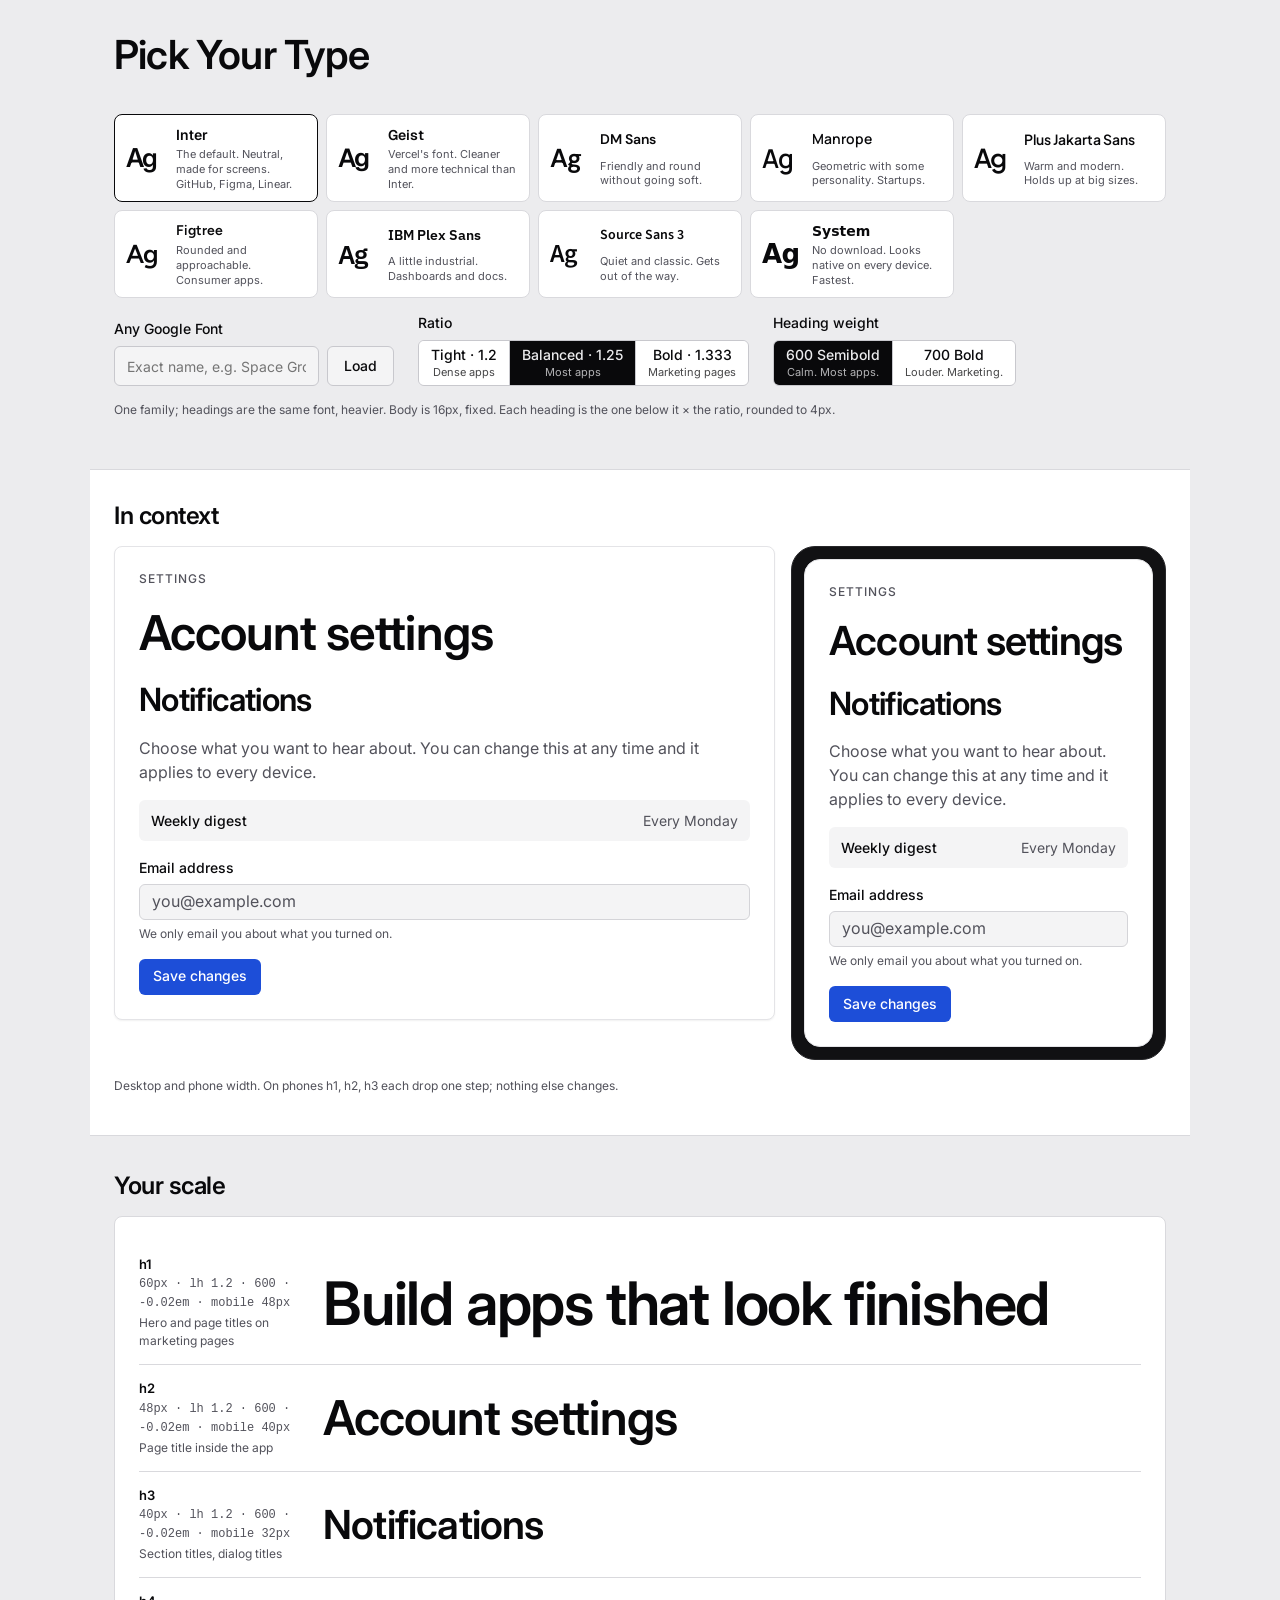
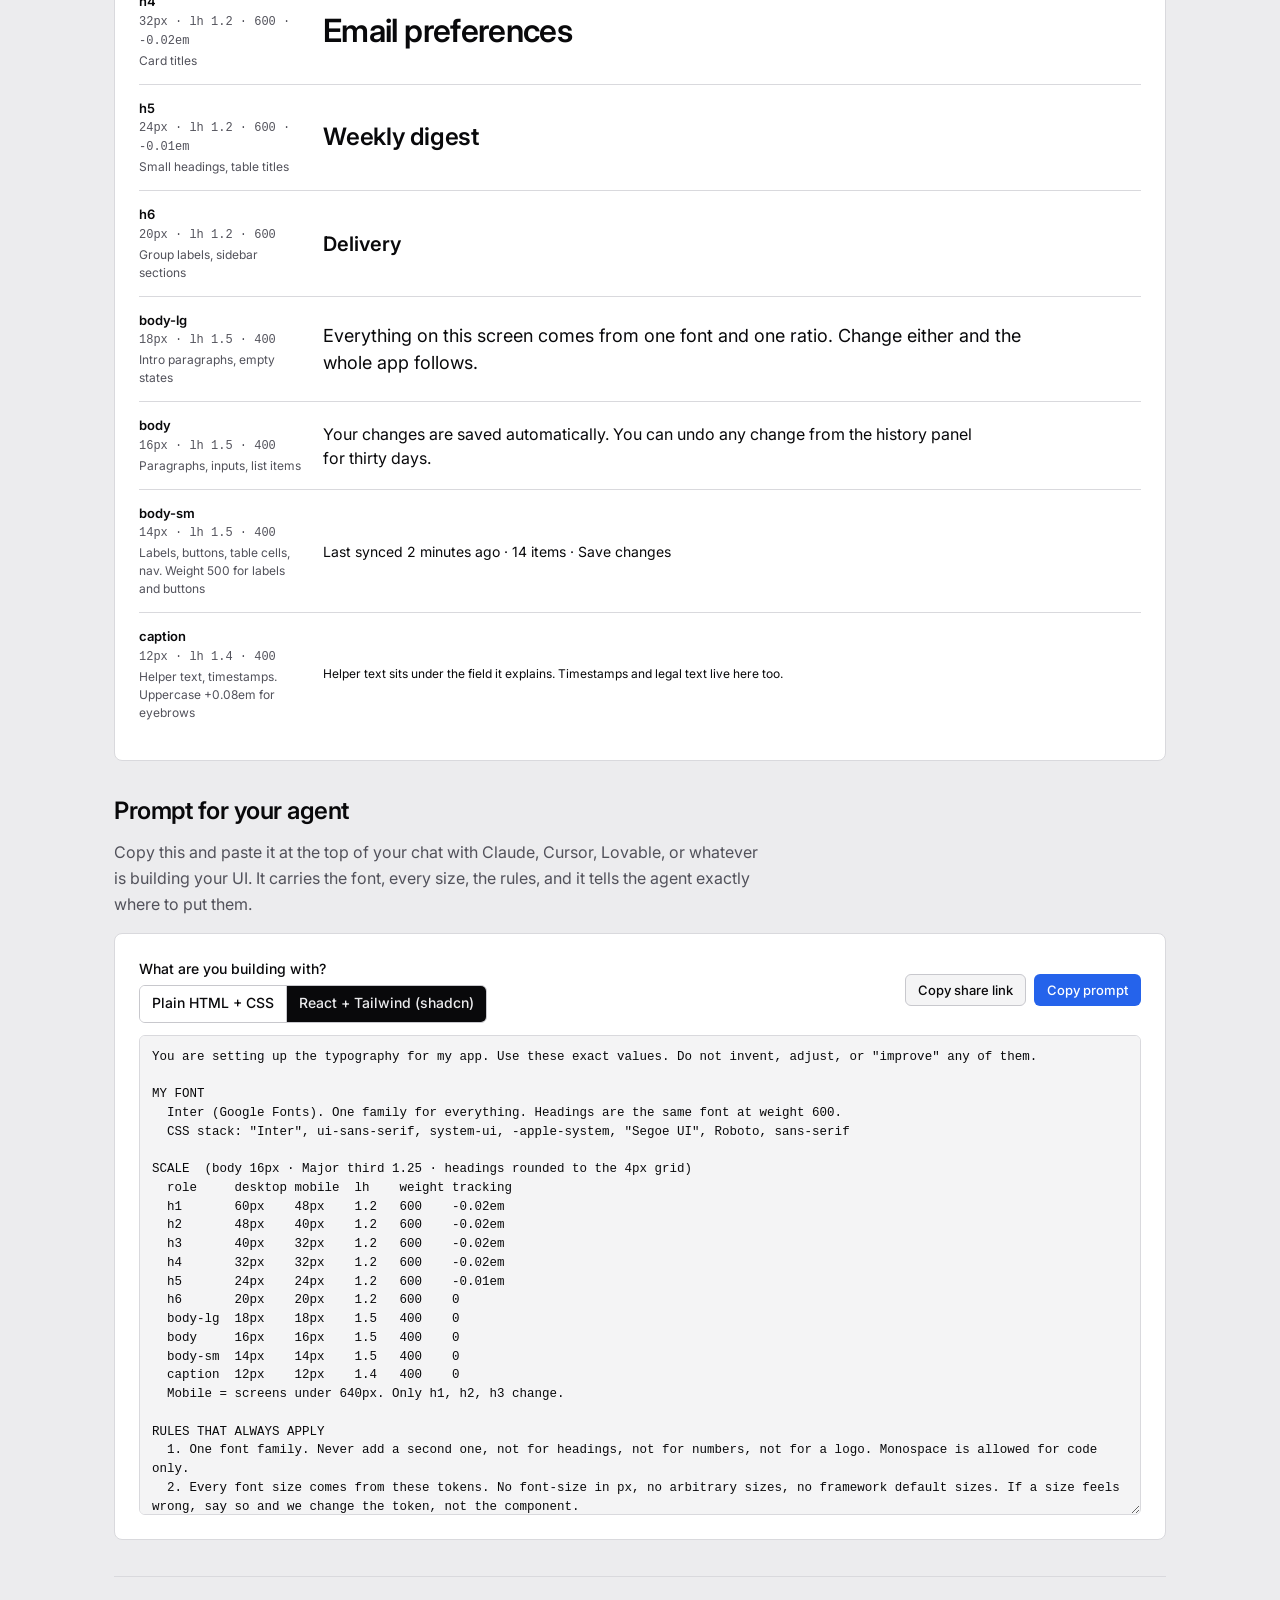
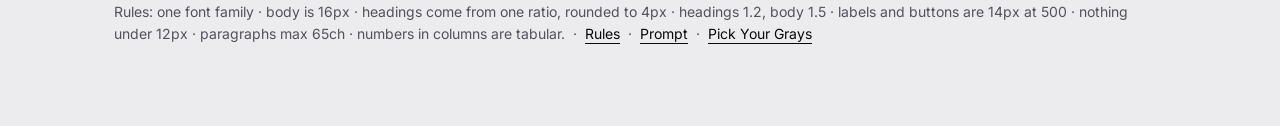
<file: tools/pick-your-type/index.html>
<!doctype html>
<html lang="en">
<head>
<meta charset="utf-8">
<meta name="viewport" content="width=device-width, initial-scale=1">
<title>Pick Your Type</title>
<meta name="description" content="Pick one font and one ratio. Get a type scale on the 4px grid, line heights, weights, a mobile version, and a prompt that wires it into your app.">
<link rel="preconnect" href="https://fonts.googleapis.com">
<link rel="preconnect" href="https://fonts.gstatic.com" crossorigin>
<link rel="stylesheet" href="https://fonts.googleapis.com/css2?family=Inter:wght@400;500;600;700&family=Geist:wght@400;500;600;700&family=DM+Sans:wght@400;500;600;700&family=Manrope:wght@400;500;600;700&family=Plus+Jakarta+Sans:wght@400;500;600;700&family=Figtree:wght@400;500;600;700&family=IBM+Plex+Sans:wght@400;500;600;700&family=Source+Sans+3:wght@400;500;600;700&display=swap">
<style>
  :root {
    --bg: #ececee; --card: #ffffff; --muted: #f4f4f5; --hover: #e4e4e7; --border: #d9d9dd; --border2: #c8c8cd;
    --text: #09090b; --text2: #52525b; --solid: #696e77;
    --brand: #2563eb; --brand-fg: #ffffff;
    --ok: #16a34a; --warn: #d97706; --bad: #dc2626;
    --shadow: none; --radius: 8px;
    --pick: "Inter", ui-sans-serif, system-ui, sans-serif;
  }
  * { box-sizing: border-box; }
  html { -webkit-font-smoothing: antialiased; }
  body { margin: 0; background: var(--bg); color: var(--text); font: 16px/1.6 Inter, ui-sans-serif, system-ui, -apple-system, "Segoe UI", Roboto, sans-serif; }
  a { color: var(--text); text-decoration: underline; text-underline-offset: 4px; }
  code, .mono { font-family: ui-monospace, "SF Mono", Menlo, Consolas, monospace; font-size: 13px; }
  h1, h2, h3 { margin: 0; letter-spacing: -0.02em; font-weight: 600; line-height: 1.15; }
  h1 { font-size: 40px; }
  h2 { font-size: 24px; }
  h3 { font-size: 18px; font-weight: 500; letter-spacing: 0; }
  p { margin: 0; max-width: 65ch; }
  .muted { color: var(--text2); }
  .small { font-size: 14px; }
  .xs { font-size: 12px; }

  .page { max-width: 1100px; margin: 0 auto; padding: 32px 24px 96px; display: grid; gap: 36px; }
  @media (max-width: 640px) { .page { padding: 24px 16px 64px; gap: 32px; } h1 { font-size: 32px; } }
  .eyebrow { font-size: 12px; letter-spacing: .12em; text-transform: uppercase; color: var(--text2); font-weight: 500; }
  section { display: grid; gap: 16px; }
  .step { display: flex; align-items: baseline; gap: 12px; flex-wrap: wrap; }
  .step .n { font-size: 12px; letter-spacing: .12em; text-transform: uppercase; color: var(--text2); font-weight: 500; }
  .card { background: var(--card); border: 1px solid var(--border); border-radius: var(--radius); padding: 24px; box-shadow: var(--shadow); }
  .grid2 { display: grid; gap: 16px; grid-template-columns: 1fr; }
  @media (min-width: 800px) { .grid2 { grid-template-columns: 1fr 1fr; } }

  /* controls */
  label { display: block; font-size: 14px; font-weight: 500; margin-bottom: 6px; }
  .field { display: grid; gap: 6px; }
  .row { display: flex; flex-wrap: wrap; gap: 8px; align-items: center; }
  input[type="text"] { height: 40px; padding: 0 12px; border-radius: 6px; border: 1px solid var(--border2); background: var(--muted); color: var(--text); font: inherit; font-size: 14px; width: 100%; }
  input[type="text"]:focus-visible, button:focus-visible { outline: 2px solid var(--brand); outline-offset: 2px; }
  .hint { font-size: 12px; color: var(--text2); }
  button { height: 40px; padding: 0 16px; border-radius: 6px; border: 1px solid var(--border2); background: var(--muted); color: var(--text); font: inherit; font-size: 14px; font-weight: 500; cursor: pointer; }
  button:hover { background: var(--hover); }
  button.primary { background: var(--brand); color: var(--brand-fg); border-color: transparent; }
  button.primary:hover { filter: brightness(1.08); }
  button[aria-pressed="true"] { background: var(--hover); border-color: var(--text2); }
  button.sm { height: 32px; padding: 0 12px; font-size: 13px; }
  .seg { display: inline-flex; border: 1px solid var(--border2); border-radius: 6px; overflow: hidden; flex-wrap: wrap; }
  .seg button { border: 0; border-radius: 0; height: auto; min-height: 36px; padding: 6px 12px; line-height: 1.2; background: var(--card); }
  .seg button + button { border-left: 1px solid var(--border2); }
  .seg button[aria-pressed="true"] { background: var(--text); color: var(--bg); }
  .seg button small { display: block; font-size: 11px; font-weight: 400; opacity: .75; margin-top: 2px; }

  /* font + ratio block */
  .pick { gap: 14px; }
  .fonts { display: grid; gap: 8px; grid-template-columns: repeat(2, 1fr); }
  @media (min-width: 640px) { .fonts { grid-template-columns: repeat(3, 1fr); } }
  @media (min-width: 900px) { .fonts { grid-template-columns: repeat(5, 1fr); } }
  .font-card { display: grid; grid-template-columns: 40px 1fr; gap: 1px 10px; padding: 9px 11px; height: auto; text-align: left; font-weight: 400; background: var(--card); border: 1px solid var(--border); border-radius: var(--radius); align-items: center; }
  .font-card:hover { background: var(--card); border-color: var(--border2); }
  .font-card[aria-pressed="true"] { border-color: var(--text); background: var(--card); }
  .font-card .sample { grid-row: 1 / 3; font-size: 26px; line-height: 1; font-weight: 600; letter-spacing: -0.02em; }
  .font-card b { font-weight: 600; font-size: 14px; display: block; white-space: nowrap; overflow: hidden; text-overflow: ellipsis; }
  .font-card .meta { font-size: 11px; color: var(--text2); font-family: Inter, ui-sans-serif, system-ui, sans-serif; line-height: 1.35; }
  .ctl { display: flex; flex-wrap: wrap; gap: 12px 24px; align-items: flex-end; }

  /* light band for the in-context preview */
  .light-zone {
    --bg: #ffffff; --card: #ffffff; --muted: #f4f4f5; --hover: #e4e4e7; --border: #e4e4e7; --border2: #d4d4d8;
    --text: #09090b; --text2: #52525b; --brand: #1d4ed8; --brand-fg: #ffffff; --shadow: 0 1px 2px 0 rgb(0 0 0 / .06);
    background: var(--bg); color: var(--text); margin: 0 -24px; padding: 32px 24px 40px; border-top: 1px solid #d9d9dd; border-bottom: 1px solid #d9d9dd;
  }
  @media (max-width: 640px) { .light-zone { margin: 0 -16px; padding: 28px 16px 32px; } }
  .light-zone > * { max-width: 1052px; margin-left: auto; margin-right: auto; width: 100%; }
  .light-zone .pv { box-shadow: var(--shadow); }
  .light-zone .phone { background: #111113; border-color: #27272a; }

  /* checks */
  .checks { list-style: none; margin: 0; padding: 0; display: grid; gap: 8px; font-size: 14px; }
  .checks li { display: flex; gap: 10px; align-items: flex-start; }
  .dot { flex: none; width: 18px; height: 18px; border-radius: 50%; display: inline-grid; place-items: center; font-size: 11px; font-weight: 600; margin-top: 3px; color: #fff; }
  .dot.ok { background: var(--ok); } .dot.warn { background: var(--warn); } .dot.bad { background: var(--bad); }

  /* step 3 specimen */
  .specimen { display: grid; }
  .spec { display: grid; grid-template-columns: 168px 1fr; gap: 16px; align-items: center; padding: 14px 0; border-bottom: 1px solid var(--border); }
  .spec:last-child { border-bottom: 0; }
  .spec .meta { font-size: 12px; color: var(--text2); line-height: 1.5; }
  .spec .meta b { color: var(--text); font-weight: 600; font-size: 13px; }
  .spec .meta .mono { font-size: 12px; }
  .spec .use { display: block; margin-top: 2px; }
  .spec .txt { font-family: var(--pick); overflow-wrap: anywhere; max-width: 65ch; font-size: var(--d); }
  @media (max-width: 720px) { .spec { grid-template-columns: 1fr; gap: 8px; } }
  @media (max-width: 639px) { .spec .txt { font-size: var(--m); } }

  /* tables */
  table { width: 100%; border-collapse: collapse; font-size: 14px; }
  th, td { text-align: left; padding: 10px 8px; border-bottom: 1px solid var(--border); vertical-align: middle; }
  th { font-size: 12px; text-transform: uppercase; letter-spacing: .08em; color: var(--text2); font-weight: 500; }
  td.num { font-variant-numeric: tabular-nums; }

  /* preview */
  .pv { padding: 24px; border-radius: var(--radius); display: grid; gap: 16px; border: 1px solid var(--border); font-family: var(--pick); }
  .pv .line { display: flex; justify-content: space-between; align-items: center; padding: 10px 12px; border-radius: 6px; }
  .pv .btn { height: 36px; padding: 0 14px; border-radius: 6px; border: 0; display: inline-flex; align-items: center; width: max-content; }
  .pv .inp { height: 36px; border-radius: 6px; display: flex; align-items: center; padding: 0 12px; }
  .pv-wrap { display: grid; gap: 16px; grid-template-columns: 1fr; }
  @media (min-width: 900px) { .pv-wrap { grid-template-columns: 1fr 375px; align-items: start; } }
  .phone { border: 1px solid var(--border2); border-radius: 24px; padding: 12px; background: var(--bg); }
  .phone .pv { border-radius: 16px; }

  /* export */
  textarea { width: 100%; min-height: 480px; padding: 12px; border-radius: 6px; border: 1px solid var(--border); background: var(--muted); color: var(--text); font-family: ui-monospace, Menlo, Consolas, monospace; font-size: 12.5px; line-height: 1.5; resize: vertical; }
  .toast { position: fixed; bottom: 24px; left: 50%; transform: translateX(-50%); background: #09090b; color: #fafafa; padding: 10px 16px; border-radius: 6px; font-size: 14px; font-weight: 500; opacity: 0; pointer-events: none; transition: opacity .2s; max-width: 90vw; }
  .toast.show { opacity: 1; }
  footer { border-top: 1px solid var(--border); padding-top: 24px; font-size: 14px; color: var(--text2); }
</style>
</head>
<body>
<div class="page">

  <header>
    <h1>Pick Your Type</h1>
  </header>

  <!-- FONT + RATIO -->
  <section class="pick">
    <div class="fonts" id="fontGrid"></div>
    <div class="ctl">
      <div class="field" style="width:280px;max-width:100%">
        <label for="customFont" style="margin:0">Any Google Font</label>
        <div class="row" style="flex-wrap:nowrap">
          <input type="text" id="customFont" placeholder="Exact name, e.g. Space Grotesk" autocomplete="off">
          <button type="button" id="customLoad">Load</button>
        </div>
      </div>
      <div class="field">
        <label style="margin:0">Ratio</label>
        <div class="seg" id="ratioSeg"></div>
      </div>
      <div class="field">
        <label style="margin:0">Heading weight</label>
        <div class="seg" id="weightSeg">
          <button type="button" data-v="600">600 Semibold<small>Calm. Most apps.</small></button>
          <button type="button" data-v="700">700 Bold<small>Louder. Marketing.</small></button>
        </div>
      </div>
    </div>
    <div class="hint" id="customNote">One family; headings are the same font, heavier. Body is 16px, fixed. Each heading is the one below it × the ratio, rounded to 4px.</div>
    <ul class="checks" id="checks" hidden></ul>
  </section>

  <!-- IN CONTEXT (light) -->
  <div class="light-zone">
    <section>
      <h2>In context</h2>
      <div class="pv-wrap">
        <div class="pv" id="pvDesktop" style="background:var(--card)"></div>
        <div class="phone"><div class="pv" id="pvMobile" style="background:var(--card)"></div></div>
      </div>
      <div class="hint">Desktop and phone width. On phones h1, h2, h3 each drop one step; nothing else changes.</div>
    </section>
  </div>

  <!-- SCALE -->
  <section>
    <h2>Your scale</h2>
    <div class="card"><div class="specimen" id="specimen"></div></div>
  </section>

  <!-- EXPORT -->
  <section>
    <h2>Prompt for your agent</h2>
    <p class="muted">Copy this and paste it at the top of your chat with Claude, Cursor, Lovable, or whatever is building your UI. It carries the font, every size, the rules, and it tells the agent exactly where to put them.</p>
    <div class="card" style="display:grid;gap:12px">
      <div class="row" style="justify-content:space-between">
        <div class="field" style="gap:4px">
          <label style="margin:0">What are you building with?</label>
          <div class="seg" id="stackSeg">
            <button type="button" data-v="html">Plain HTML + CSS</button>
            <button type="button" data-v="tailwind">React + Tailwind (shadcn)</button>
          </div>
        </div>
        <div class="row">
          <button type="button" class="sm" id="shareBtn">Copy share link</button>
          <button type="button" class="sm primary" id="copyBtn">Copy prompt</button>
        </div>
      </div>
      <textarea id="exportOut" readonly spellcheck="false" aria-label="Prompt for your agent"></textarea>
    </div>
  </section>

  <footer>
    Rules: one font family · body is 16px · headings come from one ratio, rounded to 4px · headings 1.2, body 1.5 · labels and buttons are 14px at 500 · nothing under 12px · paragraphs max 65ch · numbers in columns are tabular.
    &nbsp;·&nbsp; <a href="RULES.md">Rules</a> &nbsp;·&nbsp; <a href="PROMPT.md">Prompt</a> &nbsp;·&nbsp; <a href="../pick-your-grays/">Pick Your Grays</a>
  </footer>
</div>
<div class="toast" id="toast" role="status" aria-live="polite"></div>

<script>
const $ = id => document.getElementById(id);
const FALLBACK = 'ui-sans-serif, system-ui, -apple-system, "Segoe UI", Roboto, sans-serif';

/* ---------- data ---------- */
const FONTS = [
  { name: 'Inter', note: 'The default. Neutral, made for screens. GitHub, Figma, Linear.' },
  { name: 'Geist', note: "Vercel's font. Cleaner and more technical than Inter." },
  { name: 'DM Sans', note: 'Friendly and round without going soft.' },
  { name: 'Manrope', note: 'Geometric with some personality. Startups.' },
  { name: 'Plus Jakarta Sans', note: 'Warm and modern. Holds up at big sizes.' },
  { name: 'Figtree', note: 'Rounded and approachable. Consumer apps.' },
  { name: 'IBM Plex Sans', note: 'A little industrial. Dashboards and docs.' },
  { name: 'Source Sans 3', note: 'Quiet and classic. Gets out of the way.' },
  { name: 'System', note: 'No download. Looks native on every device. Fastest.', system: true },
];
const RATIOS = [
  { v: 1.2, name: 'Minor third', label: 'Tight', use: 'Dense apps' },
  { v: 1.25, name: 'Major third', label: 'Balanced', use: 'Most apps' },
  { v: 1.333, name: 'Perfect fourth', label: 'Bold', use: 'Marketing pages' },
];
const BASE = 16;
const SAMPLES = {
  h1: 'Build apps that look finished', h2: 'Account settings', h3: 'Notifications', h4: 'Email preferences', h5: 'Weekly digest', h6: 'Delivery',
  'body-lg': 'Everything on this screen comes from one font and one ratio. Change either and the whole app follows.',
  body: 'Your changes are saved automatically. You can undo any change from the history panel for thirty days.',
  'body-sm': 'Last synced 2 minutes ago · 14 items · Save changes',
  caption: 'Helper text sits under the field it explains. Timestamps and legal text live here too.',
};
const USES = {
  h1: 'Hero and page titles on marketing pages', h2: 'Page title inside the app', h3: 'Section titles, dialog titles',
  h4: 'Card titles', h5: 'Small headings, table titles', h6: 'Group labels, sidebar sections',
  'body-lg': 'Intro paragraphs, empty states', body: 'Paragraphs, inputs, list items',
  'body-sm': 'Labels, buttons, table cells, nav. Weight 500 for labels and buttons', caption: 'Helper text, timestamps. Uppercase +0.08em for eyebrows',
};

/* ---------- state ---------- */
const state = { font: 'Inter', custom: '', ratio: 1.25, hw: 600, stack: 'tailwind' };

const fontName = () => state.font === 'custom' ? state.custom : state.font;
const isSystem = () => state.font === 'System';
const fontStack = () => isSystem() ? FALLBACK : `"${fontName()}", ${FALLBACK}`;
const googleHref = n => `https://fonts.googleapis.com/css2?family=${n.trim().replace(/\s+/g, '+')}:wght@400;500;600;700&display=swap`;
const rem = px => String(+(px / 16).toFixed(4));
const r4 = x => Math.max(12, Math.round(x / 4) * 4);
const tracking = px => px >= 32 ? '-0.02em' : px >= 24 ? '-0.01em' : '0';

function buildScale() {
  const r = state.ratio;
  const h = n => r4(BASE * Math.pow(r, n));
  const heads = [['h1', h(6)], ['h2', h(5)], ['h3', h(4)], ['h4', h(3)], ['h5', h(2)], ['h6', h(1)]];
  const rows = heads.map(([key, px], i) => ({ key, px, mobile: i < 3 ? heads[i + 1][1] : px, kind: 'heading', lh: 1.2, weight: state.hw, tracking: tracking(px) }));
  rows.push(
    { key: 'body-lg', px: 18, mobile: 18, kind: 'body', lh: 1.5, weight: 400, tracking: '0' },
    { key: 'body', px: 16, mobile: 16, kind: 'body', lh: 1.5, weight: 400, tracking: '0' },
    { key: 'body-sm', px: 14, mobile: 14, kind: 'body', lh: 1.5, weight: 400, tracking: '0' },
    { key: 'caption', px: 12, mobile: 12, kind: 'body', lh: 1.4, weight: 400, tracking: '0' },
  );
  rows.forEach(r => { r.use = USES[r.key]; r.sample = SAMPLES[r.key]; });
  return rows;
}
const byKey = (rows, k) => rows.find(r => r.key === k);

/* ---------- render ---------- */
function renderStatic() {
  $('fontGrid').innerHTML = FONTS.map(f => `
    <button type="button" class="font-card" data-f="${f.name}">
      <span class="sample">Ag</span>
      <b>${f.name}</b>
      <span class="meta">${f.note}</span>
    </button>`).join('');
  // Set the family from JS: the fallback stack contains quotes, which would end an inline style attribute early.
  document.querySelectorAll('#fontGrid .font-card').forEach(b => {
    const f = FONTS.find(x => x.name === b.dataset.f);
    b.style.fontFamily = f.system ? FALLBACK : `"${f.name}", ${FALLBACK}`;
  });
  $('ratioSeg').innerHTML = RATIOS.map(r => `<button type="button" data-v="${r.v}" title="${r.name}">${r.label} · ${r.v}<small>${r.use}</small></button>`).join('');
}
function renderControls() {
  document.querySelectorAll('#fontGrid .font-card').forEach(b => b.setAttribute('aria-pressed', state.font === b.dataset.f));
  document.querySelectorAll('#ratioSeg button').forEach(b => b.setAttribute('aria-pressed', +b.dataset.v === state.ratio));
  document.querySelectorAll('#weightSeg button').forEach(b => b.setAttribute('aria-pressed', +b.dataset.v === state.hw));
  document.querySelectorAll('#stackSeg button').forEach(b => b.setAttribute('aria-pressed', b.dataset.v === state.stack));
  if (state.font === 'custom') { $('customFont').value = state.custom; $('customNote').textContent = `Using ${state.custom} from Google Fonts.`; }
  document.documentElement.style.setProperty('--pick', fontStack());
}
function renderChecks(rows) {
  // Only things worth interrupting for. The page stays quiet when everything is fine.
  const items = [];
  const pick = (k, t) => items.push(`<li><span class="dot ${k}">!</span><span>${t}</span></li>`);
  const h1 = byKey(rows, 'h1'), h2 = byKey(rows, 'h2');
  const heads = rows.filter(r => r.kind === 'heading');
  if (heads.some((r, i) => i && heads[i - 1].px === r.px)) pick('bad', 'Two heading sizes rounded to the same value. Pick a bigger ratio.');
  if (h1.px >= 64) pick('warn', `h1 is ${h1.px}px. Right for a landing page hero, too big for a screen inside an app. Inside the app, page titles are h2 (${h2.px}px).`);
  $('checks').innerHTML = items.join('');
  $('checks').hidden = !items.length;
}
function renderSpecimen(rows) {
  $('specimen').innerHTML = rows.map(r => `
    <div class="spec">
      <div class="meta">
        <b>${r.key}</b><br>
        <span class="mono">${r.px}px · lh ${r.lh} · ${r.weight}${r.tracking !== '0' ? ' · ' + r.tracking : ''}${r.mobile !== r.px ? ` · mobile ${r.mobile}px` : ''}</span>
        <span class="use">${r.use}</span>
      </div>
      <div class="txt" style="--d:${r.px}px;--m:${r.mobile}px;line-height:${r.lh};font-weight:${r.weight};letter-spacing:${r.tracking}">${r.sample}</div>
    </div>`).join('');
}
function previewHtml(rows, mobile) {
  const s = k => { const r = byKey(rows, k); return `font-size:${mobile ? r.mobile : r.px}px;line-height:${r.lh};font-weight:${r.weight};letter-spacing:${r.tracking}`; };
  const cap = byKey(rows, 'caption'), sm = byKey(rows, 'body-sm'), body = byKey(rows, 'body');
  return `
    <div style="font-size:${cap.px}px;line-height:${cap.lh};letter-spacing:.08em;text-transform:uppercase;font-weight:500;color:var(--text2)">Settings</div>
    <div style="${s('h2')}">Account settings</div>
    <div style="${s('h4')};margin-top:4px">Notifications</div>
    <p style="font-size:${body.px}px;line-height:${body.lh};color:var(--text2);max-width:65ch">Choose what you want to hear about. You can change this at any time and it applies to every device.</p>
    <div class="line" style="background:var(--muted);font-size:${sm.px}px;line-height:${sm.lh}"><span style="font-weight:500">Weekly digest</span><span style="color:var(--text2)">Every Monday</span></div>
    <div>
      <div style="font-size:${sm.px}px;line-height:${sm.lh};font-weight:500;margin-bottom:6px">Email address</div>
      <div class="inp" style="background:var(--muted);border:1px solid var(--border2);font-size:${body.px}px;color:var(--text2)">you@example.com</div>
      <div style="font-size:${cap.px}px;line-height:${cap.lh};color:var(--text2);margin-top:6px">We only email you about what you turned on.</div>
    </div>
    <div class="btn" style="background:var(--brand);color:var(--brand-fg);font-size:${sm.px}px;font-weight:500">Save changes</div>`;
}

/* ---------- export ---------- */
function exportPrompt(rows) {
  const name = fontName(), g = isSystem() ? null : name, stack = fontStack();
  const ratio = RATIOS.find(x => x.v === state.ratio);
  const pad = (s, n) => String(s).padEnd(n);
  const table = rows.map(r => `  ${pad(r.key, 9)}${pad(r.px + 'px', 8)}${pad(r.mobile + 'px', 8)}${pad(r.lh, 6)}${pad(r.weight, 7)}${r.tracking}`).join('\n');
  const h = k => byKey(rows, k);
  const links = g ? `<link rel="preconnect" href="https://fonts.googleapis.com">\n<link rel="preconnect" href="https://fonts.gstatic.com" crossorigin>\n<link rel="stylesheet" href="${googleHref(g)}">` : '';
  const wrongBold = state.hw === 600 ? 'font-bold' : 'font-semibold';

  const head = `You are setting up the typography for my app. Use these exact values. Do not invent, adjust, or "improve" any of them.

MY FONT
  ${name}${g ? ' (Google Fonts)' : ' (the device font, nothing to load)'}. One family for everything. Headings are the same font at weight ${state.hw}.
  CSS stack: ${stack}

SCALE  (body 16px · ${ratio.name} ${ratio.v} · headings rounded to the 4px grid)
  role     desktop mobile  lh    weight tracking
${table}
  Mobile = screens under 640px. Only h1, h2, h3 change.

RULES THAT ALWAYS APPLY
  1. One font family. Never add a second one, not for headings, not for numbers, not for a logo. Monospace is allowed for code only.
  2. Every font size comes from these tokens. No font-size in px, no arbitrary sizes, no framework default sizes. If a size feels wrong, say so and we change the token, not the component.
  3. Headings: line-height 1.2, weight ${state.hw}, tracking as listed. Body: line-height 1.5, weight 400, tracking 0. Never tighten body text.
  4. Labels, buttons, tabs, table headers, and nav items are body-sm (14px) at weight 500. Not bold, not uppercase.
  5. Eyebrows and tiny section labels are caption (12px), uppercase, +0.08em tracking, weight 500. That is the only uppercase text in the app.
  6. Paragraphs are max 65ch wide. Nothing in the app is smaller than 12px.
  7. Hierarchy comes from size and weight, never from color alone. Secondary text uses the muted text color at the same size, not a smaller size.
  8. Numbers that sit in columns or change over time (prices, dates, counts, stats, timers) use tabular figures so the digits line up. Tables get it by default.
`;

  if (state.stack === 'html') {
    return head + `
DO THIS (plain HTML + CSS)
  1. ${g ? `In <head>, before your stylesheet:\n${links}` : 'Nothing to load. The system font is already on the device.'}
  2. At the top of styles.css, add exactly this:

:root {
  --font-sans: ${stack};
${rows.map(r => `  --text-${r.key}: ${rem(r.px)}rem;  /* ${r.px}px */`).join('\n')}
  --leading-heading: 1.2;
  --leading-body: 1.5;
  --leading-caption: 1.4;
  --weight-body: 400;
  --weight-medium: 500;
  --weight-heading: ${state.hw};
}
@media (max-width: 639px) {
  :root { --text-h1: ${rem(h('h1').mobile)}rem; --text-h2: ${rem(h('h2').mobile)}rem; --text-h3: ${rem(h('h3').mobile)}rem; }
}
html { font-family: var(--font-sans); -webkit-font-smoothing: antialiased; }
body { font-size: var(--text-body); line-height: var(--leading-body); font-weight: var(--weight-body); }
h1, h2, h3, h4, h5, h6 { margin: 0; line-height: var(--leading-heading); font-weight: var(--weight-heading); text-wrap: balance; }
${['h1', 'h2', 'h3', 'h4', 'h5', 'h6'].map(k => `${k} { font-size: var(--text-${k}); letter-spacing: ${h(k).tracking}; }`).join('\n')}
p { margin: 0; max-width: 65ch; }
small, .caption { font-size: var(--text-caption); line-height: var(--leading-caption); }
label, button, th, nav a { font-size: var(--text-body-sm); font-weight: var(--weight-medium); }
.eyebrow { font-size: var(--text-caption); font-weight: var(--weight-medium); text-transform: uppercase; letter-spacing: .08em; }
table, .num { font-variant-numeric: tabular-nums; }

  3. Everywhere else, size text with the variables only: font-size: var(--text-body-sm), never a number. Headings use the h1–h6 elements, not divs with a size. Put class="num" on any number outside a table that sits in a column or changes (prices, dates, counts, stats, timers).
  4. When you're done, search every CSS and HTML file for "font-size:", "font-family:", "font-weight:", and "letter-spacing:". The only hits allowed are in the block above. Fix the rest and report what you changed.
`;
  }
  return head + `
DO THIS (React + Tailwind v4 + shadcn/ui)
  1. Load the font. ${g ? `Add these to index.html (Vite) or app/layout.tsx (Next.js). If the project already uses next/font/google, load "${g}" there with weights 400, 500, ${state.hw} and point its variable at --font-sans instead.\n${links}` : 'Nothing to load, the system stack below is already on the device.'}
  2. In globals.css, inside the existing @theme (or @theme inline) block, add exactly this. The first group puts Tailwind's own sizes on our scale so shadcn components stay on grid; the second group is what app code uses.

  --font-sans: ${stack};

${[['xs', 12, 1.4], ['sm', 14, 1.5], ['base', 16, 1.5], ['lg', 18, 1.5], ['xl', h('h6').px, 1.2], ['2xl', h('h5').px, 1.2], ['3xl', h('h4').px, 1.2], ['4xl', h('h3').px, 1.2], ['5xl', h('h2').px, 1.2], ['6xl', h('h1').px, 1.2]].map(([n, px, lh]) => `  ${pad(`--text-${n}: ${rem(px)}rem;`, 24)}--text-${n}--line-height: ${lh};`).join('\n')}
  --text-7xl: initial; --text-8xl: initial; --text-9xl: initial;

${rows.filter(r => r.kind === 'heading').map(r => `  --text-${r.key}: ${rem(r.px)}rem; --text-${r.key}--line-height: 1.2; --text-${r.key}--letter-spacing: ${r.tracking}; --text-${r.key}--font-weight: ${state.hw};`).join('\n')}
${rows.filter(r => r.kind === 'body').map(r => `  --text-${r.key}: ${rem(r.px)}rem; --text-${r.key}--line-height: ${r.lh};`).join('\n')}

  3. Also in globals.css, after the theme block:

@layer base {
  html { font-family: var(--font-sans); -webkit-font-smoothing: antialiased; }
  body { font-size: var(--text-body); line-height: 1.5; }
  h1, h2, h3, h4, h5, h6 { text-wrap: balance; }
  p { max-width: 65ch; }
  table { font-variant-numeric: tabular-nums; }
}

  4. In app code use only these classes for text: text-h1 … text-h6, text-body-lg, text-body, text-body-sm, text-caption, and font-medium (500) on labels, buttons, tabs, and table headers. Page and section headings are responsive by writing them as: h1 = "text-h2 sm:text-h1", h2 = "text-h3 sm:text-h2", h3 = "text-h4 sm:text-h3". Eyebrows are "text-caption font-medium uppercase tracking-[0.08em]". Any number outside a table that sits in a column or changes (prices, dates, counts, stats, timers) gets "tabular-nums". Never use text-sm, text-lg, text-xl, text-2xl and so on in app code; those exist only so shadcn's own components in components/ui stay on the scale.
  5. When you're done, grep the app (excluding globals.css and components/ui) for: text-(xs|sm|base|lg|xl|[2-9]xl), text-\\[, font-\\[, ${wrongBold}, tracking-tight, tracking-wide, uppercase, fontSize:, and font-family. Every hit is a bug unless it is an eyebrow. Fix them and report what you changed.
`;
}

/* ---------- main ---------- */
let current = [];
function render() {
  current = buildScale();
  renderControls();
  renderChecks(current);
  renderSpecimen(current);
  $('pvDesktop').innerHTML = previewHtml(current, false);
  $('pvMobile').innerHTML = previewHtml(current, true);
  renderExport();
  save();
}
function renderExport() { $('exportOut').value = exportPrompt(current); }

/* ---------- persistence ---------- */
const KEY = 'pick-your-type-v1';
function save() {
  try { localStorage.setItem(KEY, JSON.stringify(state)); } catch (e) {}
  try {
    const p = new URLSearchParams({ f: fontName(), r: state.ratio, hw: state.hw, stack: state.stack });
    history.replaceState(null, '', '#' + p.toString());
  } catch (e) {}
}
function load() {
  try { const saved = JSON.parse(localStorage.getItem(KEY) || 'null'); if (saved && typeof saved === 'object') Object.assign(state, saved); } catch (e) {}
  try {
    const p = new URLSearchParams(location.hash.slice(1));
    if (p.has('f')) {
      const f = p.get('f');
      if (FONTS.some(x => x.name === f)) { state.font = f; state.custom = ''; } else if (f) { state.font = 'custom'; state.custom = f; }
      if (RATIOS.some(x => x.v === +p.get('r'))) state.ratio = +p.get('r');
      if (['600', '700'].includes(p.get('hw'))) state.hw = +p.get('hw');
      if (['html', 'tailwind'].includes(p.get('stack'))) state.stack = p.get('stack');
    }
  } catch (e) {}
  if (state.font === 'custom' && state.custom) loadGoogle(state.custom, true);
}

/* ---------- events ---------- */
function toast(msg) { const t = $('toast'); t.textContent = msg; t.classList.add('show'); clearTimeout(t._t); t._t = setTimeout(() => t.classList.remove('show'), 2400); }
function loadGoogle(name, quiet) {
  name = name.trim(); if (!name) return;
  const old = $('customLink'); if (old) old.remove();
  const link = document.createElement('link');
  link.id = 'customLink'; link.rel = 'stylesheet'; link.href = googleHref(name);
  link.onerror = () => { $('customNote').textContent = `Google Fonts has nothing called "${name}". Check the spelling on fonts.google.com.`; toast('Font not found'); };
  link.onload = () => { if (!quiet) toast(`${name} loaded`); render(); };
  document.head.appendChild(link);
  state.font = 'custom'; state.custom = name;
}
const on = (id, ev, fn) => $(id).addEventListener(ev, fn);
const NOTE = 'One family; headings are the same font, heavier. Body is 16px, fixed. Each heading is the one below it × the ratio, rounded to 4px.';
on('fontGrid', 'click', e => { const b = e.target.closest('[data-f]'); if (!b) return; state.font = b.dataset.f; state.custom = ''; $('customFont').value = ''; $('customNote').textContent = NOTE; render(); });
on('customLoad', 'click', () => { loadGoogle($('customFont').value); render(); });
on('customFont', 'keydown', e => { if (e.key === 'Enter') { e.preventDefault(); loadGoogle($('customFont').value); render(); } });
on('ratioSeg', 'click', e => { const b = e.target.closest('button[data-v]'); if (!b) return; state.ratio = +b.dataset.v; render(); });
on('weightSeg', 'click', e => { const b = e.target.closest('button[data-v]'); if (!b) return; state.hw = +b.dataset.v; render(); });
on('stackSeg', 'click', e => { const b = e.target.closest('button[data-v]'); if (!b) return; state.stack = b.dataset.v; renderControls(); renderExport(); save(); });
on('copyBtn', 'click', async () => { try { await navigator.clipboard.writeText($('exportOut').value); toast('Prompt copied'); } catch (e) { $('exportOut').select(); toast('Select all and copy'); } });
on('shareBtn', 'click', async () => { try { await navigator.clipboard.writeText(location.href); toast('Link copied'); } catch (e) { toast('Copy the URL from the address bar'); } });

load();
renderStatic();
render();
</script>
</body>
</html>
</file>
